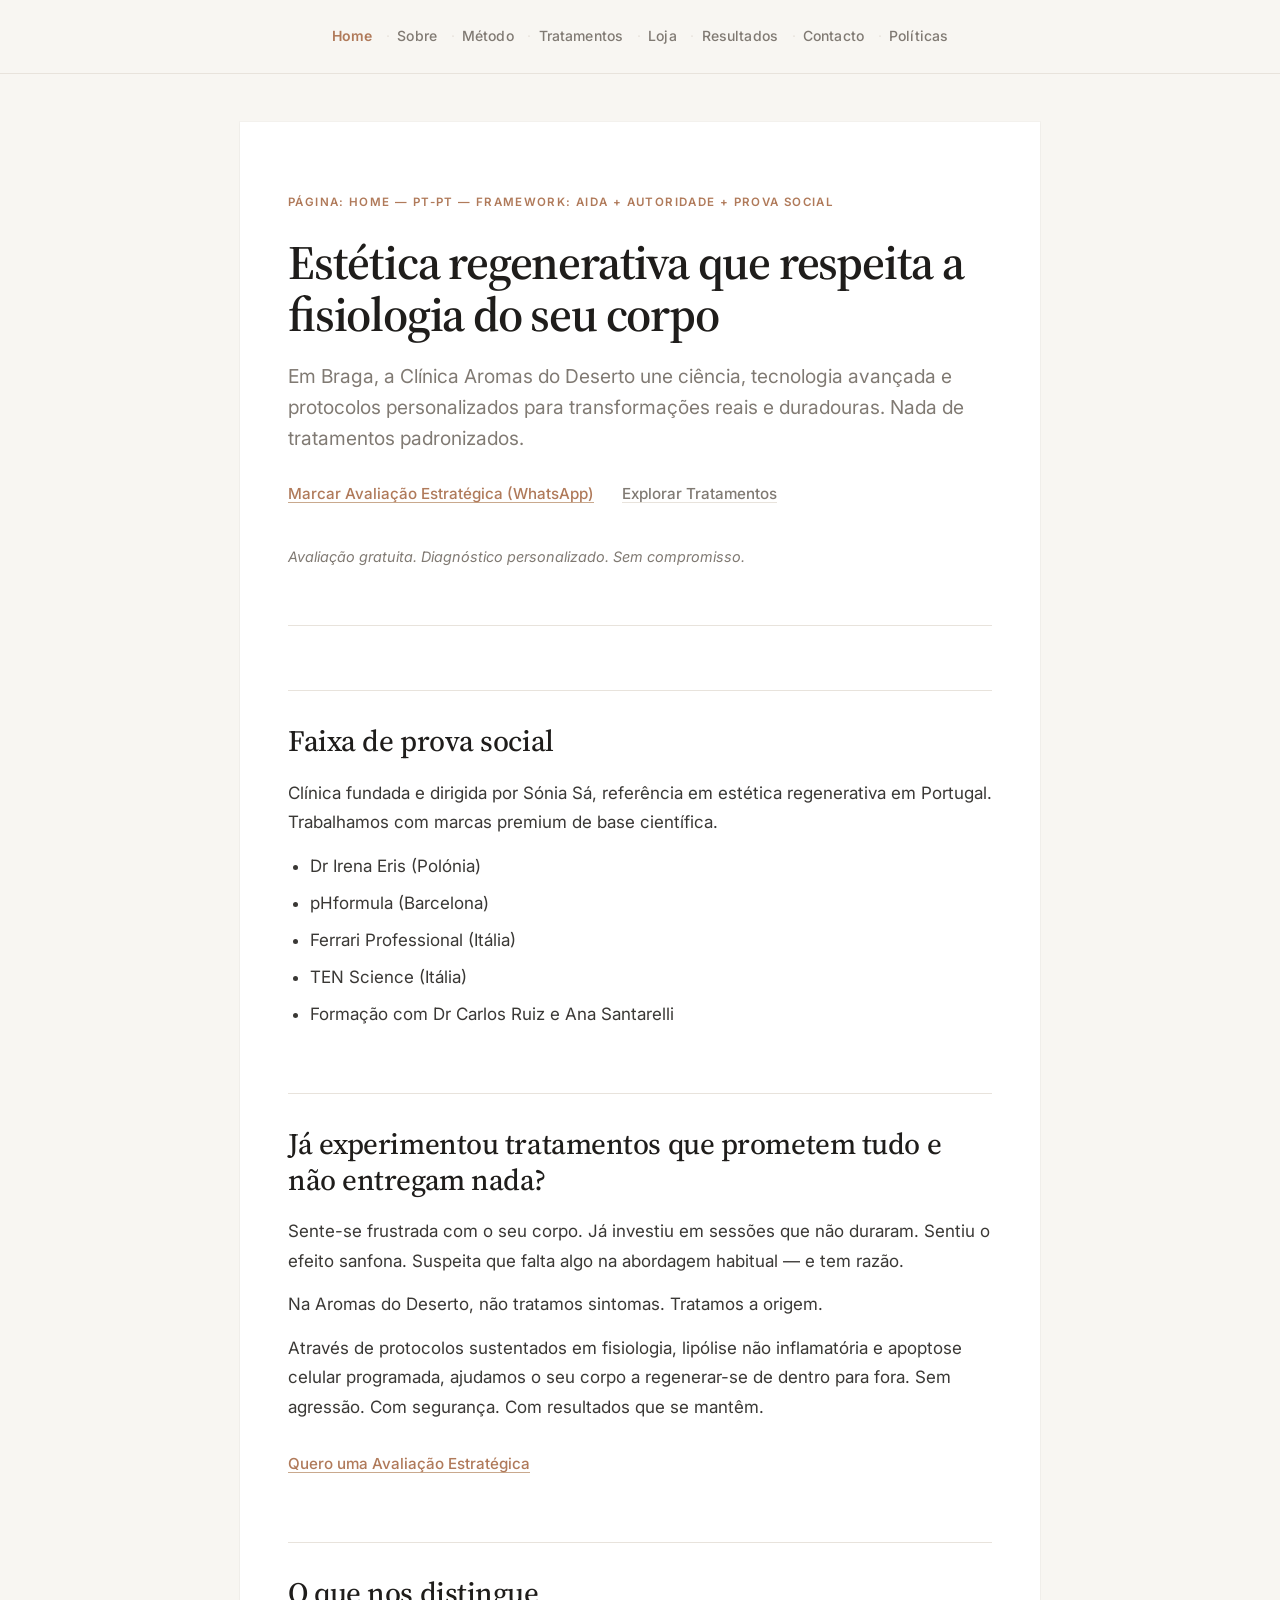
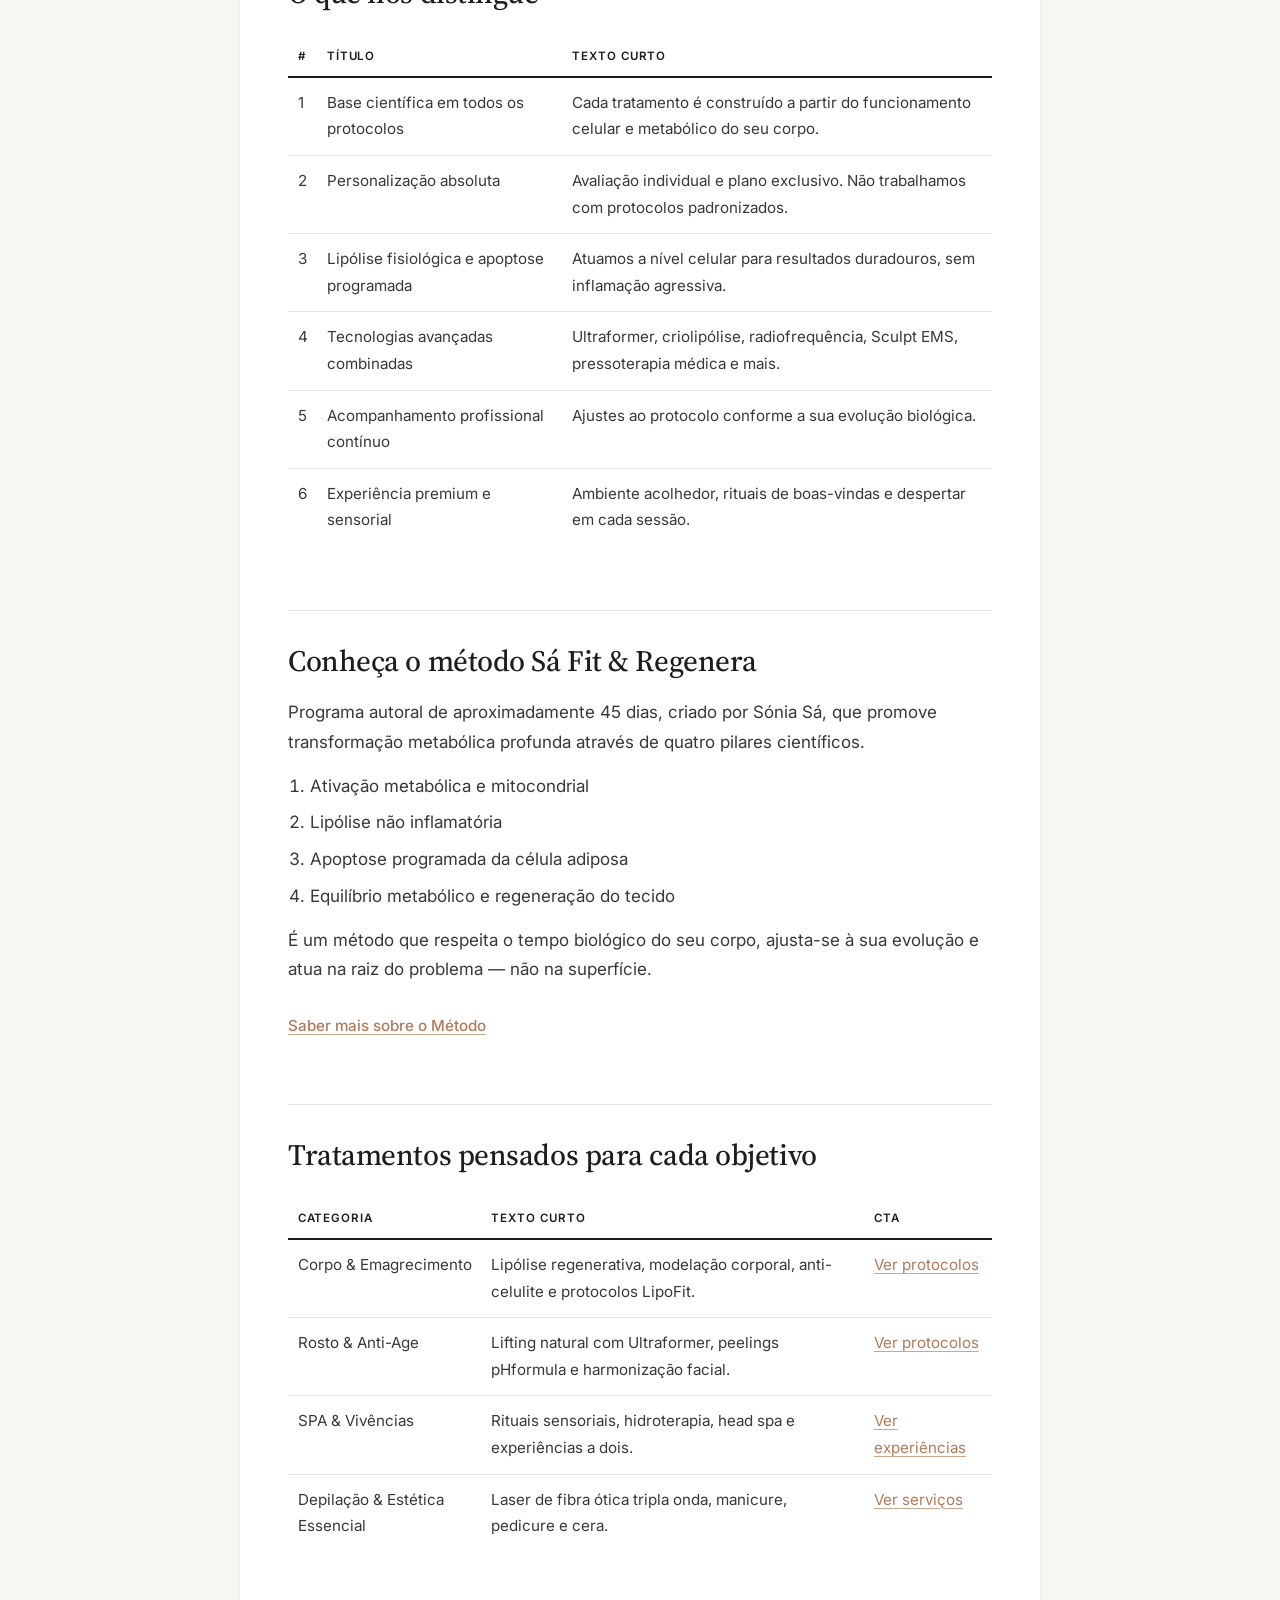
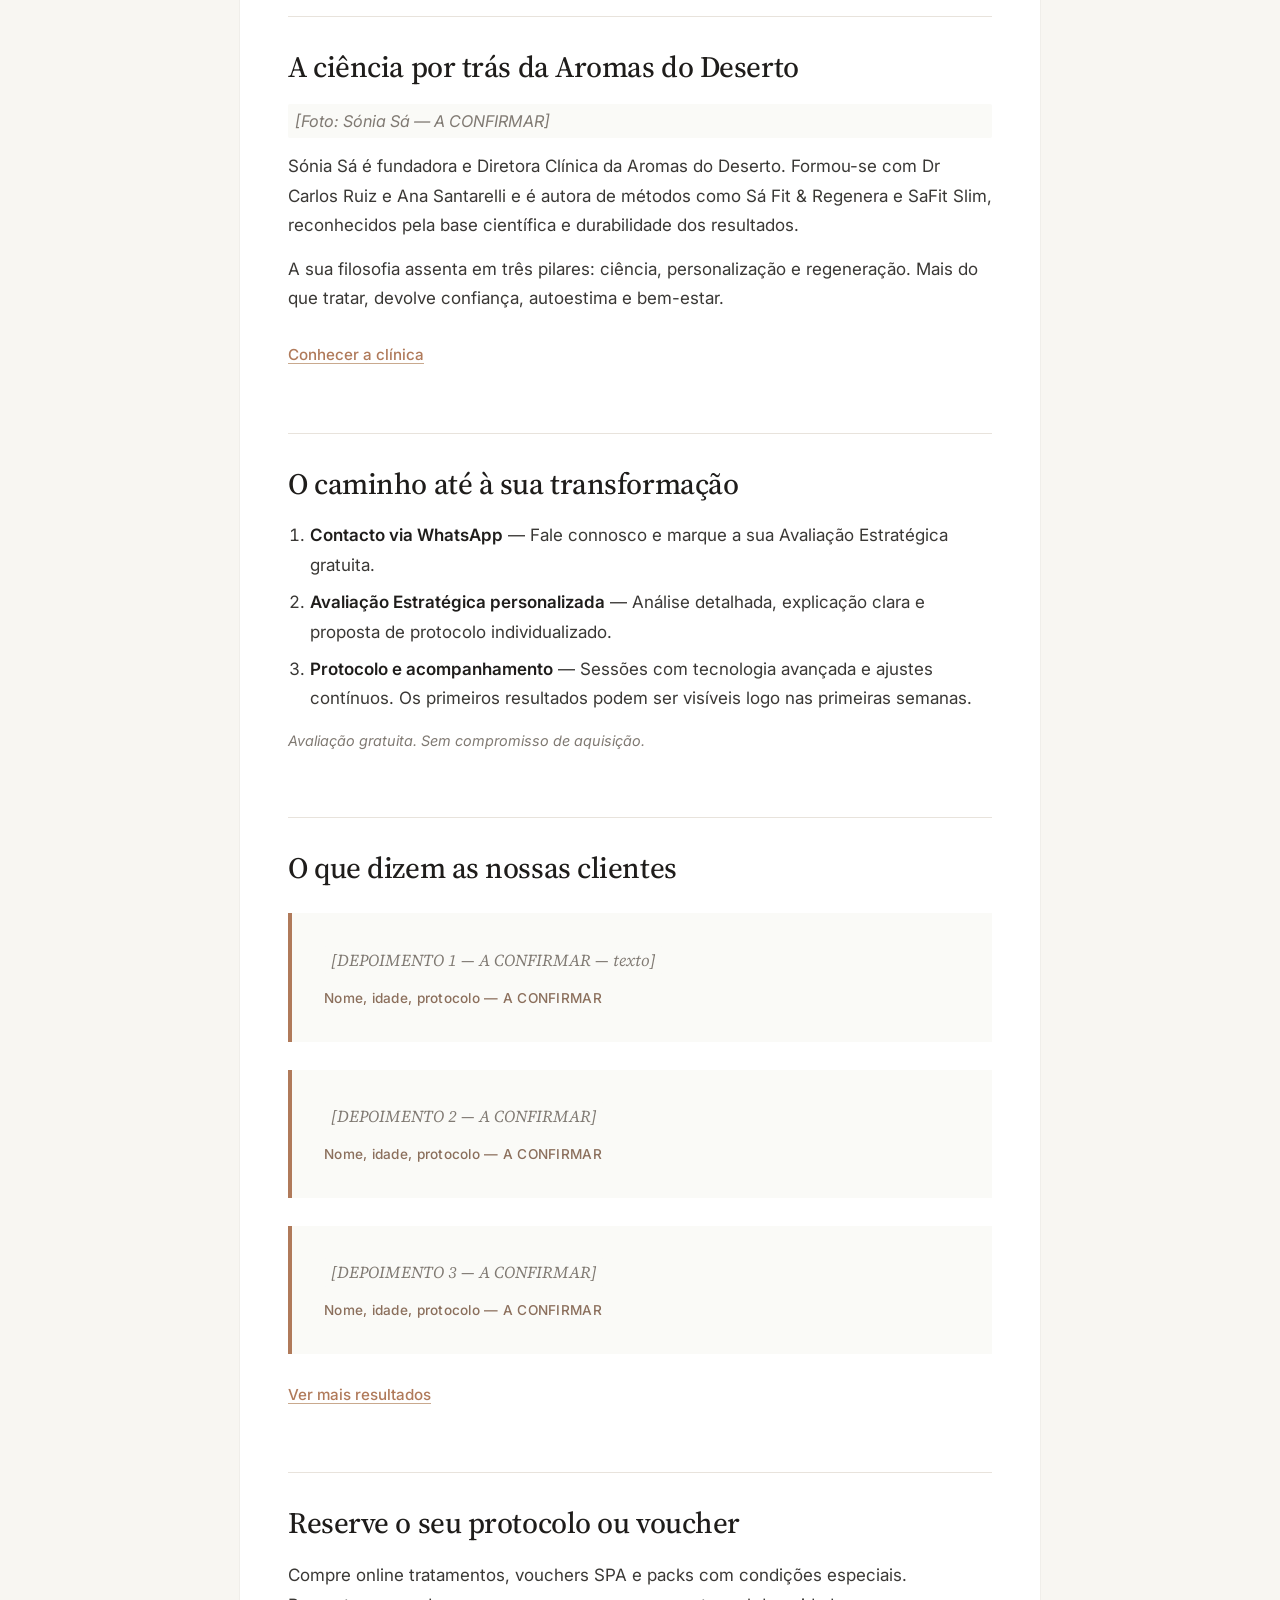
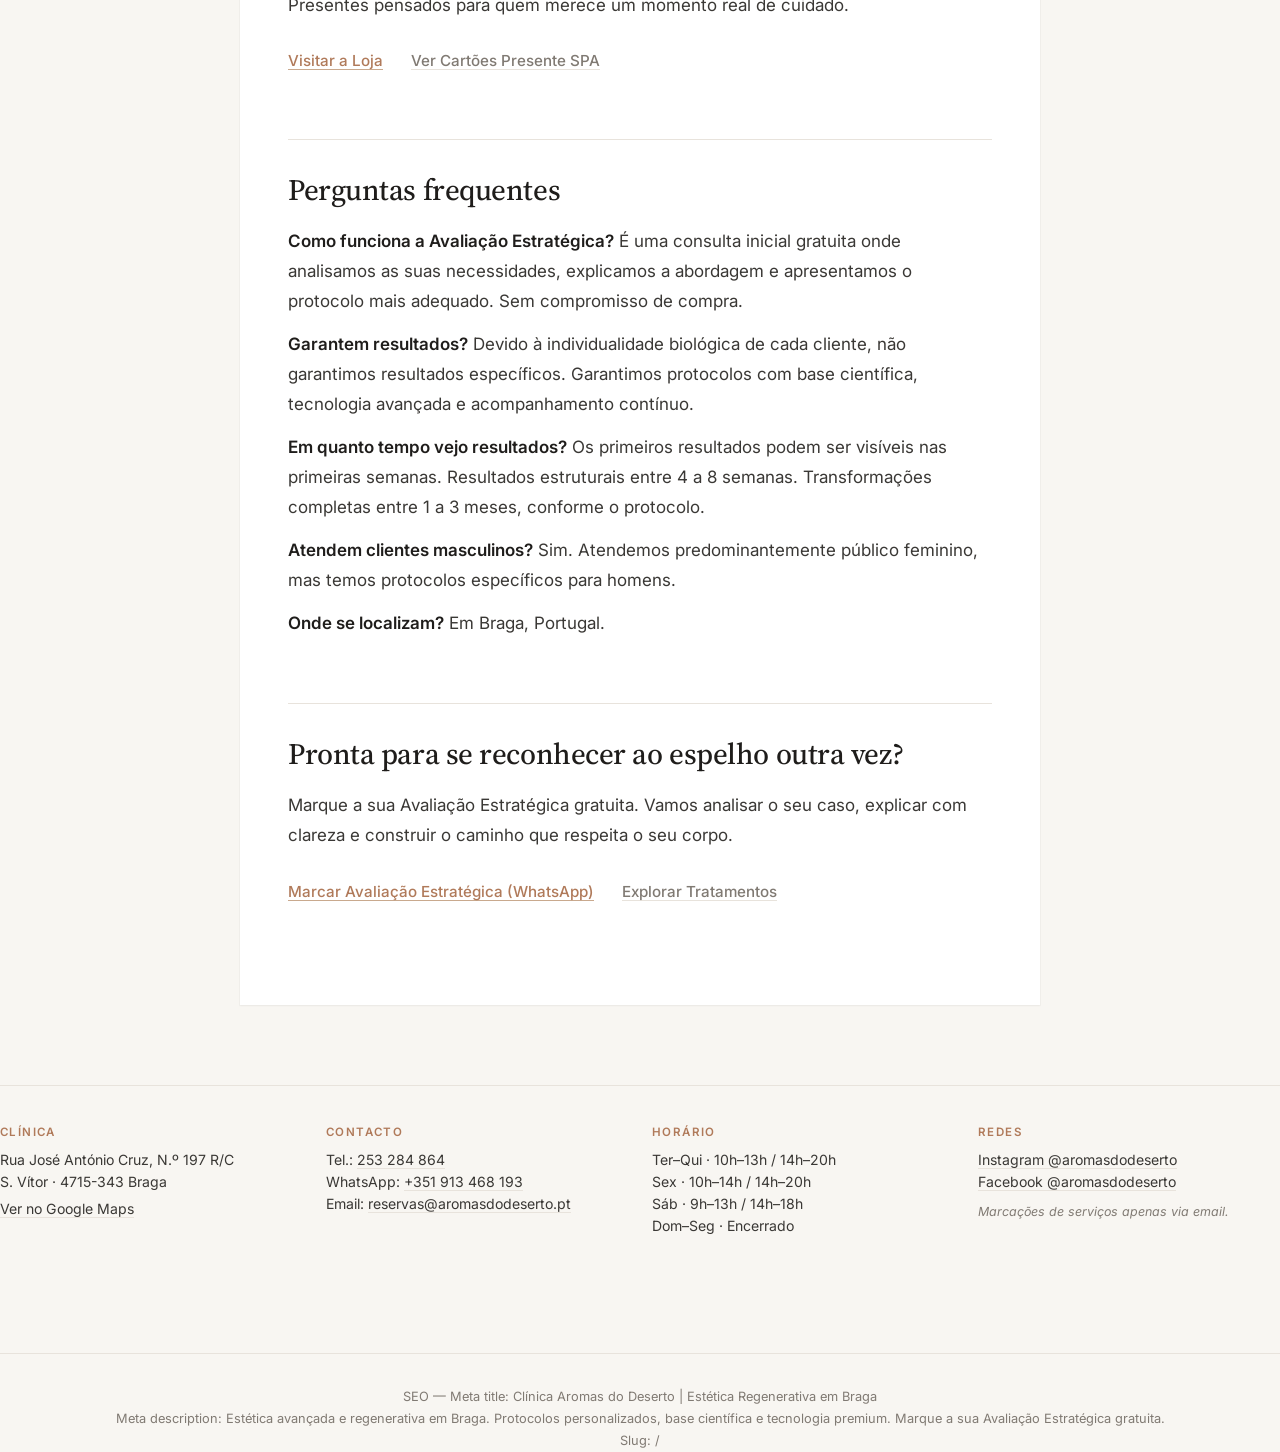
<file: index.html>
<!doctype html>
<html lang="pt-PT">
<head>
<meta charset="utf-8">
<meta name="viewport" content="width=device-width, initial-scale=1">
<title>Home | Clínica Aromas do Deserto</title>
<link rel="stylesheet" href="assets/style.css">
</head>
<body id="topo">

<nav>
  <a href="index.html" class="active">Home</a>
  <a href="sobre.html">Sobre</a>
  <a href="metodo.html">Método</a>
  <a href="tratamentos.html">Tratamentos</a>
  <a href="loja.html">Loja</a>
  <a href="resultados.html">Resultados</a>
  <a href="contacto.html">Contacto</a>
  <a href="politicas.html">Políticas</a>
</nav>

<div class="page">

<div class="hero">
<span class="tag">Página: Home — PT-PT — Framework: AIDA + autoridade + prova social</span>

<h1>Estética regenerativa que respeita a fisiologia do seu corpo</h1>
<p class="lead">Em Braga, a Clínica Aromas do Deserto une ciência, tecnologia avançada e protocolos personalizados para transformações reais e duradouras. Nada de tratamentos padronizados.</p>

<div class="cta">
  <a href="contacto.html">Marcar Avaliação Estratégica (WhatsApp)</a>
  <a href="tratamentos.html">Explorar Tratamentos</a>
</div>
<p class="note">Avaliação gratuita. Diagnóstico personalizado. Sem compromisso.</p>
</div>
<h2>Faixa de prova social</h2>
<p>Clínica fundada e dirigida por Sónia Sá, referência em estética regenerativa em Portugal. Trabalhamos com marcas premium de base científica.</p>
<ul>
  <li>Dr Irena Eris (Polónia)</li>
  <li>pHformula (Barcelona)</li>
  <li>Ferrari Professional (Itália)</li>
  <li>TEN Science (Itália)</li>
  <li>Formação com Dr Carlos Ruiz e Ana Santarelli</li>
</ul>

<h2>Já experimentou tratamentos que prometem tudo e não entregam nada?</h2>
<p>Sente-se frustrada com o seu corpo. Já investiu em sessões que não duraram. Sentiu o efeito sanfona. Suspeita que falta algo na abordagem habitual — e tem razão.</p>
<p>Na Aromas do Deserto, não tratamos sintomas. Tratamos a origem.</p>
<p>Através de protocolos sustentados em fisiologia, lipólise não inflamatória e apoptose celular programada, ajudamos o seu corpo a regenerar-se de dentro para fora. Sem agressão. Com segurança. Com resultados que se mantêm.</p>
<div class="cta"><a href="contacto.html">Quero uma Avaliação Estratégica</a></div>

<h2>O que nos distingue</h2>
<table>
  <tr><th>#</th><th>Título</th><th>Texto curto</th></tr>
  <tr><td>1</td><td>Base científica em todos os protocolos</td><td>Cada tratamento é construído a partir do funcionamento celular e metabólico do seu corpo.</td></tr>
  <tr><td>2</td><td>Personalização absoluta</td><td>Avaliação individual e plano exclusivo. Não trabalhamos com protocolos padronizados.</td></tr>
  <tr><td>3</td><td>Lipólise fisiológica e apoptose programada</td><td>Atuamos a nível celular para resultados duradouros, sem inflamação agressiva.</td></tr>
  <tr><td>4</td><td>Tecnologias avançadas combinadas</td><td>Ultraformer, criolipólise, radiofrequência, Sculpt EMS, pressoterapia médica e mais.</td></tr>
  <tr><td>5</td><td>Acompanhamento profissional contínuo</td><td>Ajustes ao protocolo conforme a sua evolução biológica.</td></tr>
  <tr><td>6</td><td>Experiência premium e sensorial</td><td>Ambiente acolhedor, rituais de boas-vindas e despertar em cada sessão.</td></tr>
</table>

<h2>Conheça o método Sá Fit &amp; Regenera</h2>
<p>Programa autoral de aproximadamente 45 dias, criado por Sónia Sá, que promove transformação metabólica profunda através de quatro pilares científicos.</p>
<ol>
  <li>Ativação metabólica e mitocondrial</li>
  <li>Lipólise não inflamatória</li>
  <li>Apoptose programada da célula adiposa</li>
  <li>Equilíbrio metabólico e regeneração do tecido</li>
</ol>
<p>É um método que respeita o tempo biológico do seu corpo, ajusta-se à sua evolução e atua na raiz do problema — não na superfície.</p>
<div class="cta"><a href="metodo.html">Saber mais sobre o Método</a></div>

<h2>Tratamentos pensados para cada objetivo</h2>
<table>
  <tr><th>Categoria</th><th>Texto curto</th><th>CTA</th></tr>
  <tr><td>Corpo &amp; Emagrecimento</td><td>Lipólise regenerativa, modelação corporal, anti-celulite e protocolos LipoFit.</td><td><a href="loja.html">Ver protocolos</a></td></tr>
  <tr><td>Rosto &amp; Anti-Age</td><td>Lifting natural com Ultraformer, peelings pHformula e harmonização facial.</td><td><a href="loja.html">Ver protocolos</a></td></tr>
  <tr><td>SPA &amp; Vivências</td><td>Rituais sensoriais, hidroterapia, head spa e experiências a dois.</td><td><a href="loja.html">Ver experiências</a></td></tr>
  <tr><td>Depilação &amp; Estética Essencial</td><td>Laser de fibra ótica tripla onda, manicure, pedicure e cera.</td><td><a href="loja.html">Ver serviços</a></td></tr>
</table>

<h2>A ciência por trás da Aromas do Deserto</h2>
<p class="placeholder">[Foto: Sónia Sá — A CONFIRMAR]</p>
<p>Sónia Sá é fundadora e Diretora Clínica da Aromas do Deserto. Formou-se com Dr Carlos Ruiz e Ana Santarelli e é autora de métodos como Sá Fit &amp; Regenera e SaFit Slim, reconhecidos pela base científica e durabilidade dos resultados.</p>
<p>A sua filosofia assenta em três pilares: ciência, personalização e regeneração. Mais do que tratar, devolve confiança, autoestima e bem-estar.</p>
<div class="cta"><a href="sobre.html">Conhecer a clínica</a></div>

<h2>O caminho até à sua transformação</h2>
<ol>
  <li><strong>Contacto via WhatsApp</strong> — Fale connosco e marque a sua Avaliação Estratégica gratuita.</li>
  <li><strong>Avaliação Estratégica personalizada</strong> — Análise detalhada, explicação clara e proposta de protocolo individualizado.</li>
  <li><strong>Protocolo e acompanhamento</strong> — Sessões com tecnologia avançada e ajustes contínuos. Os primeiros resultados podem ser visíveis logo nas primeiras semanas.</li>
</ol>
<p class="note">Avaliação gratuita. Sem compromisso de aquisição.</p>

<h2>O que dizem as nossas clientes</h2>
<blockquote>
  <span class="placeholder">[DEPOIMENTO 1 — A CONFIRMAR — texto]</span>
  <cite>Nome, idade, protocolo — A CONFIRMAR</cite>
</blockquote>
<blockquote>
  <span class="placeholder">[DEPOIMENTO 2 — A CONFIRMAR]</span>
  <cite>Nome, idade, protocolo — A CONFIRMAR</cite>
</blockquote>
<blockquote>
  <span class="placeholder">[DEPOIMENTO 3 — A CONFIRMAR]</span>
  <cite>Nome, idade, protocolo — A CONFIRMAR</cite>
</blockquote>
<div class="cta"><a href="resultados.html">Ver mais resultados</a></div>

<h2>Reserve o seu protocolo ou voucher</h2>
<p>Compre online tratamentos, vouchers SPA e packs com condições especiais. Presentes pensados para quem merece um momento real de cuidado.</p>
<div class="cta">
  <a href="loja.html">Visitar a Loja</a>
  <a href="loja.html#cat-17">Ver Cartões Presente SPA</a>
</div>

<h2>Perguntas frequentes</h2>
<p><strong>Como funciona a Avaliação Estratégica?</strong> É uma consulta inicial gratuita onde analisamos as suas necessidades, explicamos a abordagem e apresentamos o protocolo mais adequado. Sem compromisso de compra.</p>
<p><strong>Garantem resultados?</strong> Devido à individualidade biológica de cada cliente, não garantimos resultados específicos. Garantimos protocolos com base científica, tecnologia avançada e acompanhamento contínuo.</p>
<p><strong>Em quanto tempo vejo resultados?</strong> Os primeiros resultados podem ser visíveis nas primeiras semanas. Resultados estruturais entre 4 a 8 semanas. Transformações completas entre 1 a 3 meses, conforme o protocolo.</p>
<p><strong>Atendem clientes masculinos?</strong> Sim. Atendemos predominantemente público feminino, mas temos protocolos específicos para homens.</p>
<p><strong>Onde se localizam?</strong> Em Braga, Portugal.</p>

<h2 id="cta-final">Pronta para se reconhecer ao espelho outra vez?</h2>
<p>Marque a sua Avaliação Estratégica gratuita. Vamos analisar o seu caso, explicar com clareza e construir o caminho que respeita o seu corpo.</p>
<div class="cta">
  <a href="contacto.html">Marcar Avaliação Estratégica (WhatsApp)</a>
  <a href="tratamentos.html">Explorar Tratamentos</a>
</div>

</div>

<section class="site-contact">
  <div class="site-contact-grid">
    <div class="site-contact-col">
      <h4>Clínica</h4>
      <p>Rua José António Cruz, N.º 197 R/C<br>S. Vítor · 4715-343 Braga</p>
      <p><a href="https://www.google.com/maps?q=41.545170,-8.405386" target="_blank" rel="noopener">Ver no Google Maps</a></p>
    </div>
    <div class="site-contact-col">
      <h4>Contacto</h4>
      <p>Tel.: <a href="tel:+351253284864">253 284 864</a><br>
      WhatsApp: <a href="https://wa.me/351913468193" target="_blank" rel="noopener">+351 913 468 193</a><br>
      Email: <a href="mailto:reservas@aromasdodeserto.pt">reservas@aromasdodeserto.pt</a></p>
    </div>
    <div class="site-contact-col">
      <h4>Horário</h4>
      <p>Ter–Qui · 10h–13h / 14h–20h<br>
      Sex · 10h–14h / 14h–20h<br>
      Sáb · 9h–13h / 14h–18h<br>
      Dom–Seg · Encerrado</p>
    </div>
    <div class="site-contact-col">
      <h4>Redes</h4>
      <p><a href="https://instagram.com/aromasdodeserto" target="_blank" rel="noopener">Instagram @aromasdodeserto</a><br>
      <a href="https://facebook.com/aromasdodeserto" target="_blank" rel="noopener">Facebook @aromasdodeserto</a></p>
      <p class="site-contact-note">Marcações de serviços apenas via email.</p>
    </div>
  </div>
</section>

<footer>
SEO — Meta title: Clínica Aromas do Deserto | Estética Regenerativa em Braga<br>
Meta description: Estética avançada e regenerativa em Braga. Protocolos personalizados, base científica e tecnologia premium. Marque a sua Avaliação Estratégica gratuita.<br>
Slug: /
</footer>

</body>
</html>
</file>
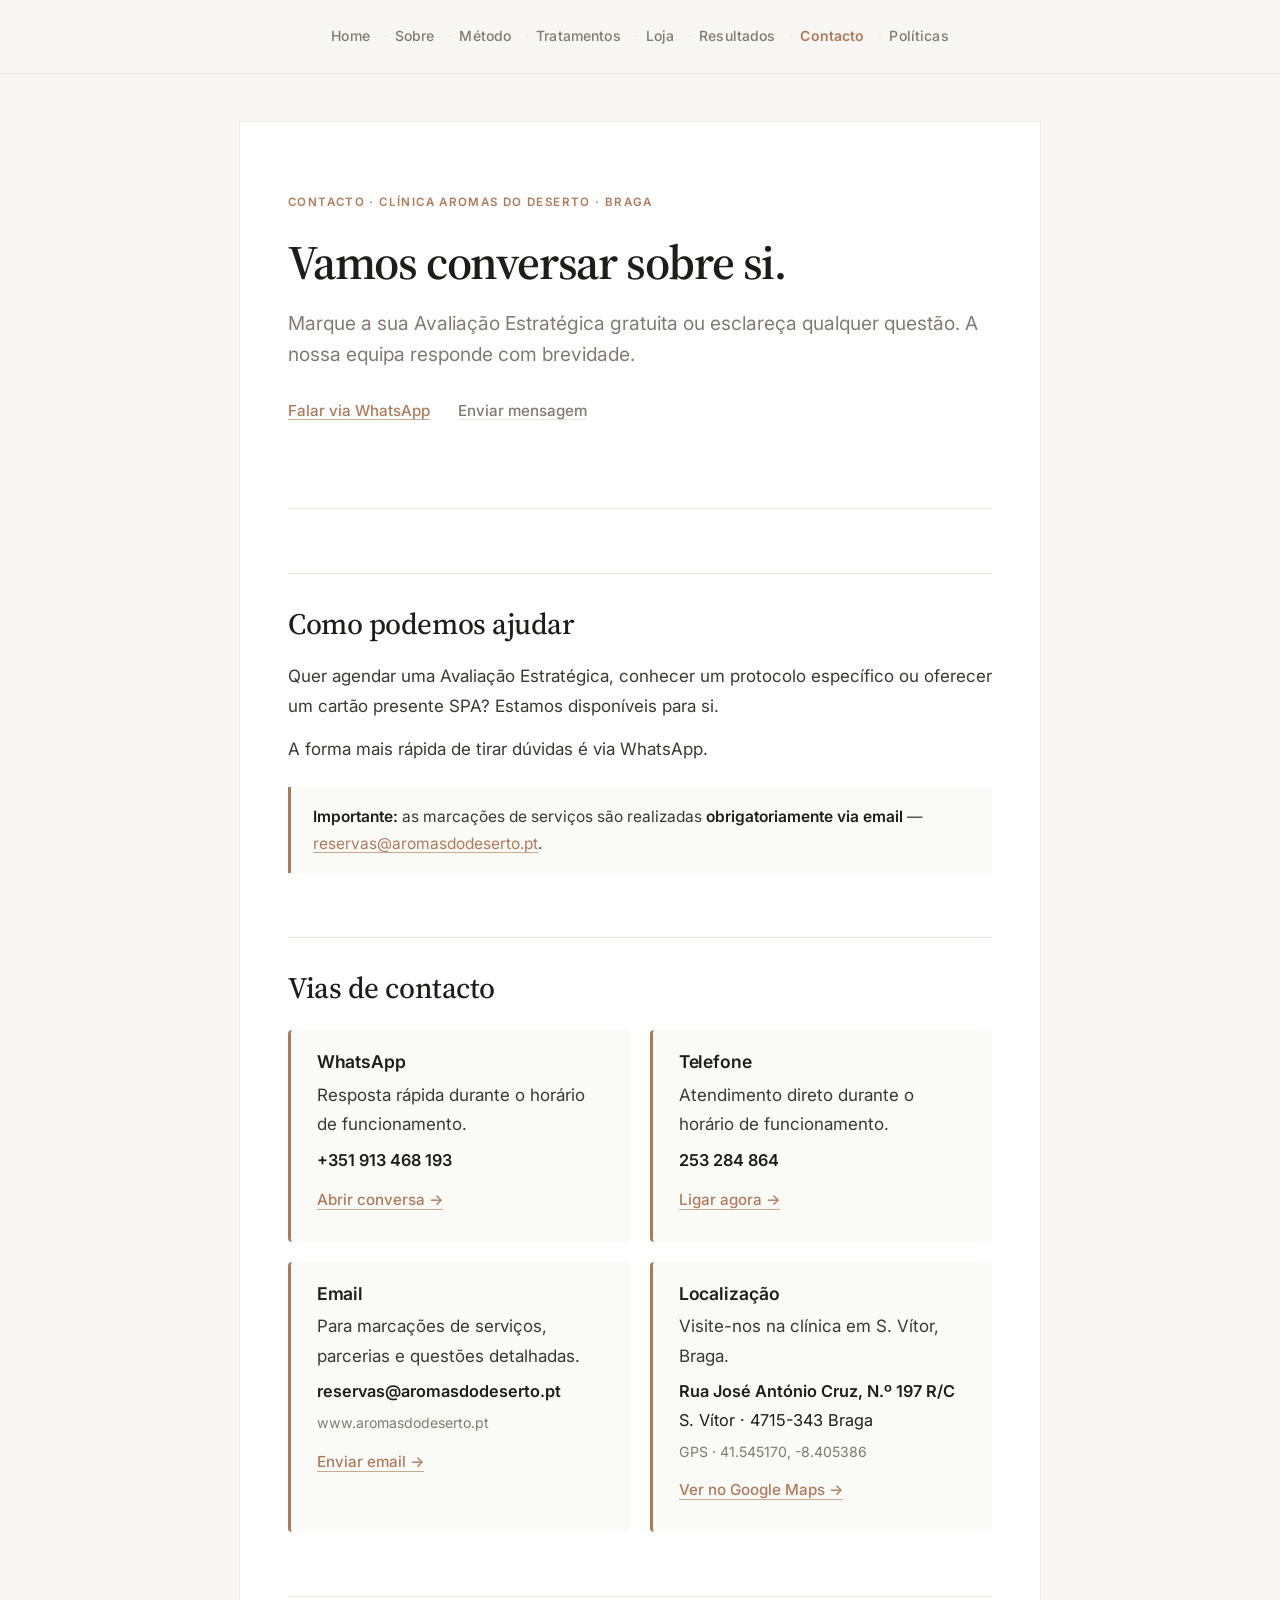
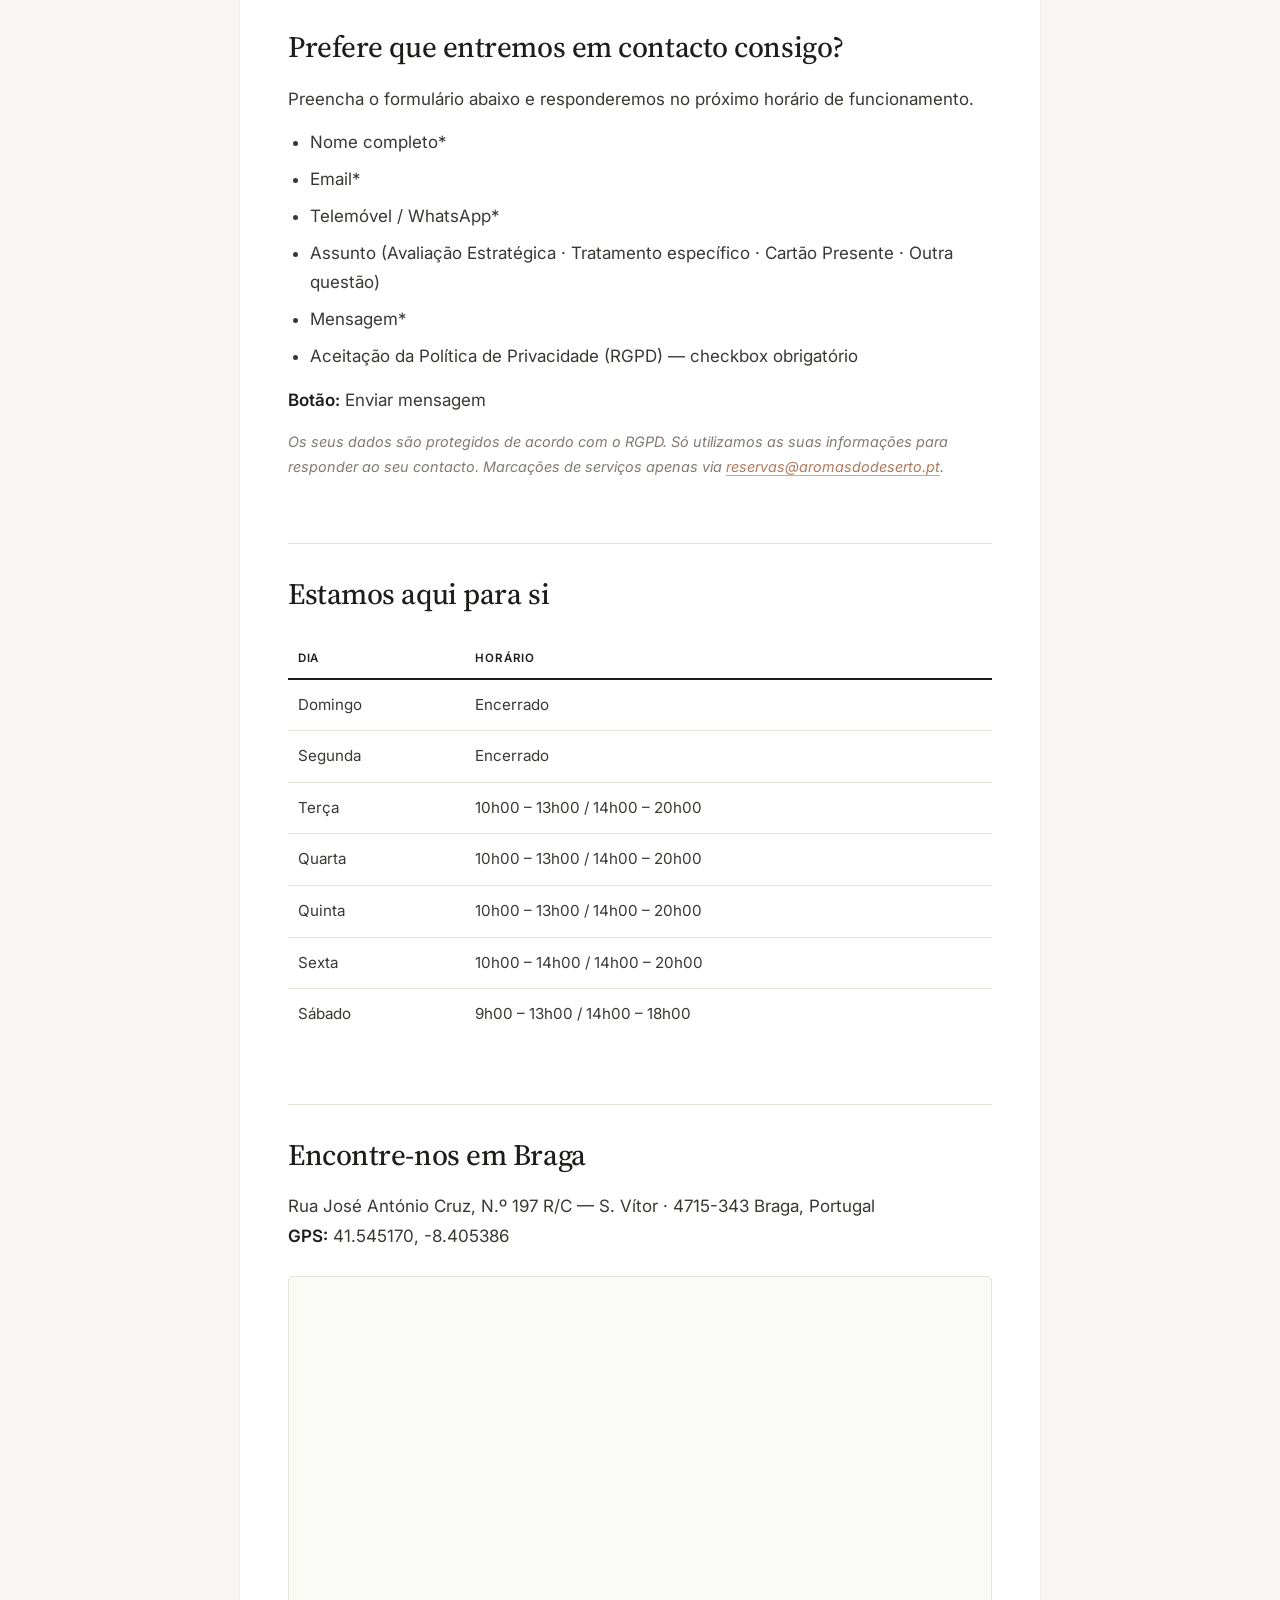
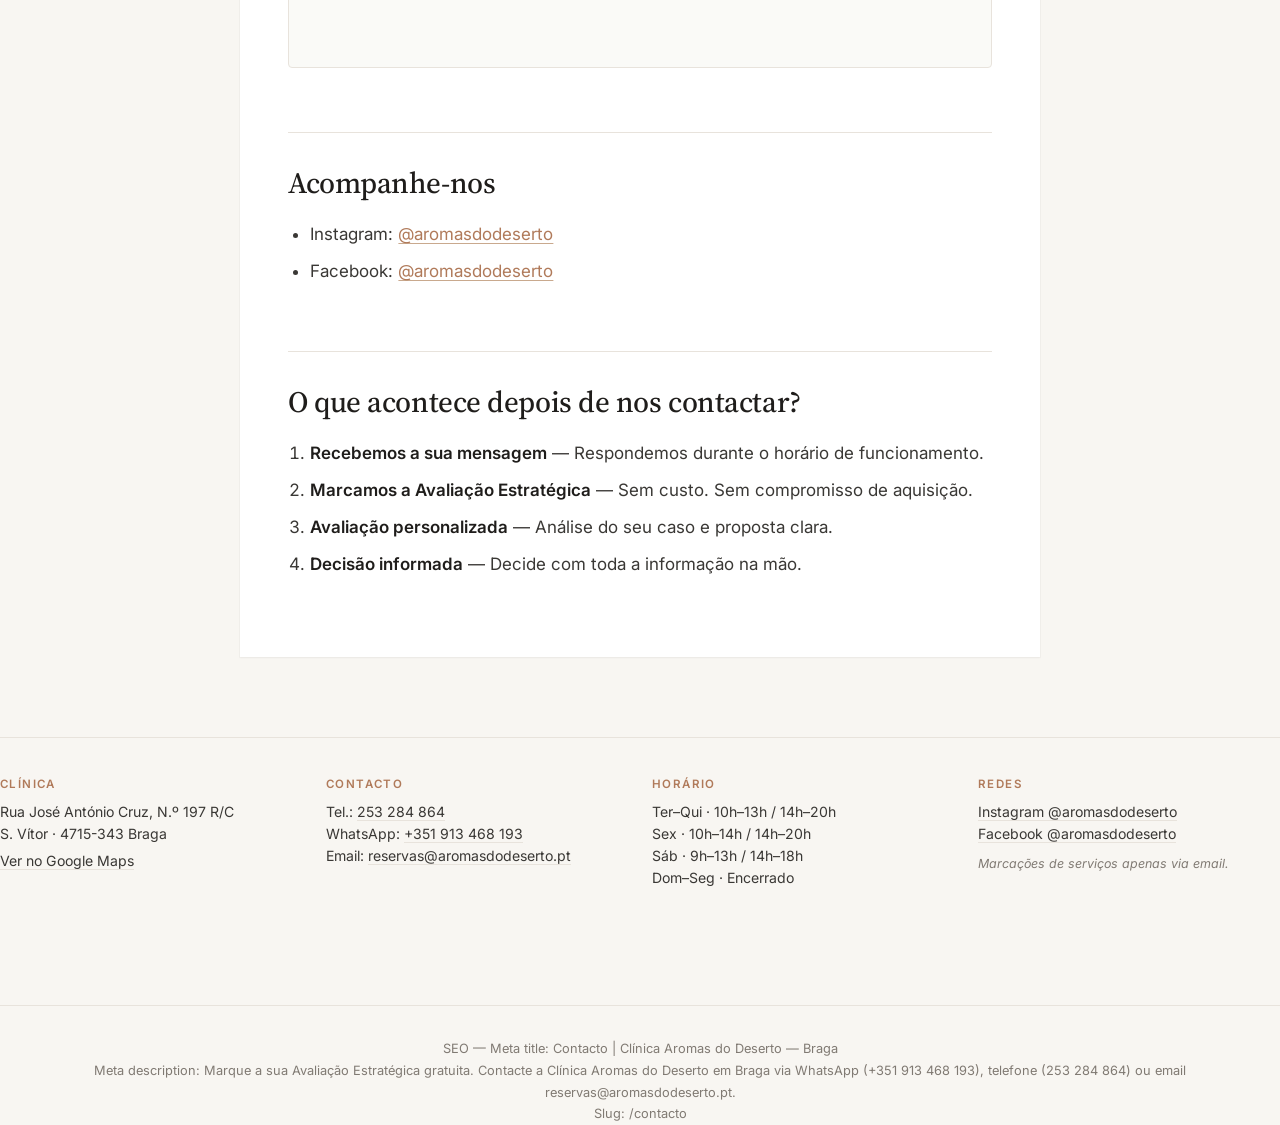
<file: contacto.html>
<!doctype html>
<html lang="pt-PT">
<head>
<meta charset="utf-8">
<meta name="viewport" content="width=device-width, initial-scale=1">
<title>Contacto | Clínica Aromas do Deserto — Braga</title>
<meta name="description" content="Marque a sua Avaliação Estratégica gratuita. Contacte a Clínica Aromas do Deserto em Braga via WhatsApp (+351 913 468 193), telefone (253 284 864) ou email reservas@aromasdodeserto.pt.">
<link rel="stylesheet" href="assets/style.css">
</head>
<body id="topo">

<nav>
  <a href="index.html">Home</a>
  <a href="sobre.html">Sobre</a>
  <a href="metodo.html">Método</a>
  <a href="tratamentos.html">Tratamentos</a>
  <a href="loja.html">Loja</a>
  <a href="resultados.html">Resultados</a>
  <a href="contacto.html" class="active">Contacto</a>
  <a href="politicas.html">Políticas</a>
</nav>

<div class="page">

<div class="hero">
<span class="tag">Contacto · Clínica Aromas do Deserto · Braga</span>
<h1>Vamos conversar sobre si.</h1>
<p class="lead">Marque a sua Avaliação Estratégica gratuita ou esclareça qualquer questão. A nossa equipa responde com brevidade.</p>
<div class="cta">
  <a href="https://wa.me/351913468193" target="_blank" rel="noopener">Falar via WhatsApp</a>
  <a href="#formulario">Enviar mensagem</a>
</div>
</div>

<h2>Como podemos ajudar</h2>
<p>Quer agendar uma Avaliação Estratégica, conhecer um protocolo específico ou oferecer um cartão presente SPA? Estamos disponíveis para si.</p>
<p>A forma mais rápida de tirar dúvidas é via WhatsApp.</p>
<div class="callout callout-warn">
  <strong>Importante:</strong> as marcações de serviços são realizadas <strong>obrigatoriamente via email</strong> — <a href="mailto:reservas@aromasdodeserto.pt">reservas@aromasdodeserto.pt</a>.
</div>

<h2>Vias de contacto</h2>
<div class="contact-cards">

  <article class="contact-card">
    <h3>WhatsApp</h3>
    <p>Resposta rápida durante o horário de funcionamento.</p>
    <p class="contact-line"><strong>+351 913 468 193</strong></p>
    <p class="cta-line"><a href="https://wa.me/351913468193" target="_blank" rel="noopener">Abrir conversa →</a></p>
  </article>

  <article class="contact-card">
    <h3>Telefone</h3>
    <p>Atendimento direto durante o horário de funcionamento.</p>
    <p class="contact-line"><strong>253 284 864</strong></p>
    <p class="cta-line"><a href="tel:+351253284864">Ligar agora →</a></p>
  </article>

  <article class="contact-card">
    <h3>Email</h3>
    <p>Para marcações de serviços, parcerias e questões detalhadas.</p>
    <p class="contact-line"><strong>reservas@aromasdodeserto.pt</strong></p>
    <p class="contact-sub">www.aromasdodeserto.pt</p>
    <p class="cta-line"><a href="mailto:reservas@aromasdodeserto.pt">Enviar email →</a></p>
  </article>

  <article class="contact-card">
    <h3>Localização</h3>
    <p>Visite-nos na clínica em S. Vítor, Braga.</p>
    <p class="contact-line"><strong>Rua José António Cruz, N.º 197 R/C</strong><br>S. Vítor · 4715-343 Braga</p>
    <p class="contact-sub">GPS · 41.545170, -8.405386</p>
    <p class="cta-line"><a href="https://www.google.com/maps?q=41.545170,-8.405386" target="_blank" rel="noopener">Ver no Google Maps →</a></p>
  </article>

</div>

<h2 id="formulario">Prefere que entremos em contacto consigo?</h2>
<p>Preencha o formulário abaixo e responderemos no próximo horário de funcionamento.</p>
<ul>
  <li>Nome completo*</li>
  <li>Email*</li>
  <li>Telemóvel / WhatsApp*</li>
  <li>Assunto (Avaliação Estratégica · Tratamento específico · Cartão Presente · Outra questão)</li>
  <li>Mensagem*</li>
  <li>Aceitação da Política de Privacidade (RGPD) — checkbox obrigatório</li>
</ul>
<p><strong>Botão:</strong> Enviar mensagem</p>
<p class="note">Os seus dados são protegidos de acordo com o RGPD. Só utilizamos as suas informações para responder ao seu contacto. Marcações de serviços apenas via <a href="mailto:reservas@aromasdodeserto.pt">reservas@aromasdodeserto.pt</a>.</p>

<h2>Estamos aqui para si</h2>
<table>
  <tr><th>Dia</th><th>Horário</th></tr>
  <tr><td>Domingo</td><td>Encerrado</td></tr>
  <tr><td>Segunda</td><td>Encerrado</td></tr>
  <tr><td>Terça</td><td>10h00 – 13h00 / 14h00 – 20h00</td></tr>
  <tr><td>Quarta</td><td>10h00 – 13h00 / 14h00 – 20h00</td></tr>
  <tr><td>Quinta</td><td>10h00 – 13h00 / 14h00 – 20h00</td></tr>
  <tr><td>Sexta</td><td>10h00 – 14h00 / 14h00 – 20h00</td></tr>
  <tr><td>Sábado</td><td>9h00 – 13h00 / 14h00 – 18h00</td></tr>
</table>

<h2 id="mapa">Encontre-nos em Braga</h2>
<p>Rua José António Cruz, N.º 197 R/C — S. Vítor · 4715-343 Braga, Portugal<br>
<strong>GPS:</strong> 41.545170, -8.405386</p>

<div class="map-embed">
  <iframe
    src="https://www.google.com/maps?q=41.545170,-8.405386&hl=pt-PT&z=17&output=embed"
    width="100%" height="380" style="border:0; border-radius:4px;"
    allowfullscreen="" loading="lazy" referrerpolicy="no-referrer-when-downgrade"
    title="Mapa — Clínica Aromas do Deserto, Braga"></iframe>
</div>

<h2>Acompanhe-nos</h2>
<ul>
  <li>Instagram: <a href="https://instagram.com/aromasdodeserto" target="_blank" rel="noopener">@aromasdodeserto</a></li>
  <li>Facebook: <a href="https://facebook.com/aromasdodeserto" target="_blank" rel="noopener">@aromasdodeserto</a></li>
</ul>

<h2>O que acontece depois de nos contactar?</h2>
<ol>
  <li><strong>Recebemos a sua mensagem</strong> — Respondemos durante o horário de funcionamento.</li>
  <li><strong>Marcamos a Avaliação Estratégica</strong> — Sem custo. Sem compromisso de aquisição.</li>
  <li><strong>Avaliação personalizada</strong> — Análise do seu caso e proposta clara.</li>
  <li><strong>Decisão informada</strong> — Decide com toda a informação na mão.</li>
</ol>

</div>

<section class="site-contact">
  <div class="site-contact-grid">
    <div class="site-contact-col">
      <h4>Clínica</h4>
      <p>Rua José António Cruz, N.º 197 R/C<br>S. Vítor · 4715-343 Braga</p>
      <p><a href="https://www.google.com/maps?q=41.545170,-8.405386" target="_blank" rel="noopener">Ver no Google Maps</a></p>
    </div>
    <div class="site-contact-col">
      <h4>Contacto</h4>
      <p>Tel.: <a href="tel:+351253284864">253 284 864</a><br>
      WhatsApp: <a href="https://wa.me/351913468193" target="_blank" rel="noopener">+351 913 468 193</a><br>
      Email: <a href="mailto:reservas@aromasdodeserto.pt">reservas@aromasdodeserto.pt</a></p>
    </div>
    <div class="site-contact-col">
      <h4>Horário</h4>
      <p>Ter–Qui · 10h–13h / 14h–20h<br>
      Sex · 10h–14h / 14h–20h<br>
      Sáb · 9h–13h / 14h–18h<br>
      Dom–Seg · Encerrado</p>
    </div>
    <div class="site-contact-col">
      <h4>Redes</h4>
      <p><a href="https://instagram.com/aromasdodeserto" target="_blank" rel="noopener">Instagram @aromasdodeserto</a><br>
      <a href="https://facebook.com/aromasdodeserto" target="_blank" rel="noopener">Facebook @aromasdodeserto</a></p>
      <p class="site-contact-note">Marcações de serviços apenas via email.</p>
    </div>
  </div>
</section>


<footer>
SEO — Meta title: Contacto | Clínica Aromas do Deserto — Braga<br>
Meta description: Marque a sua Avaliação Estratégica gratuita. Contacte a Clínica Aromas do Deserto em Braga via WhatsApp (+351 913 468 193), telefone (253 284 864) ou email reservas@aromasdodeserto.pt.<br>
Slug: /contacto
</footer>

</body>
</html>
</file>
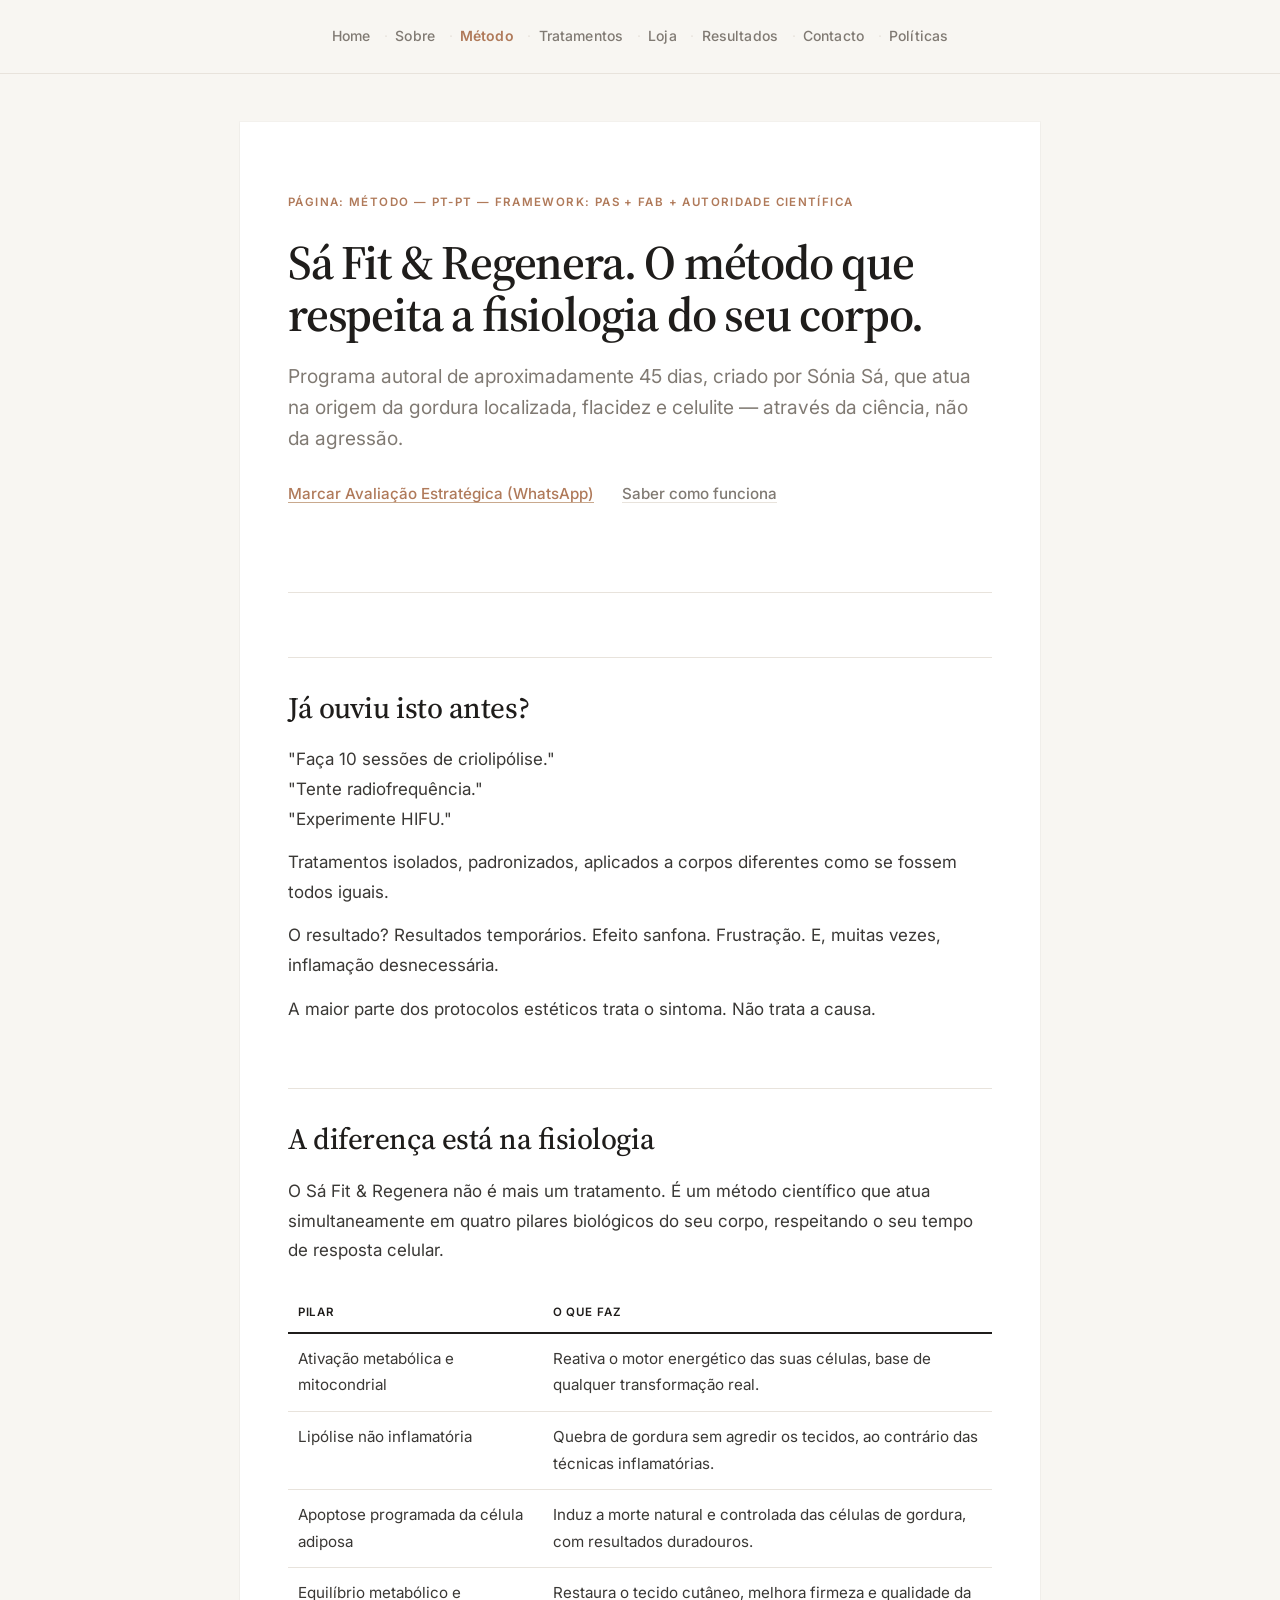
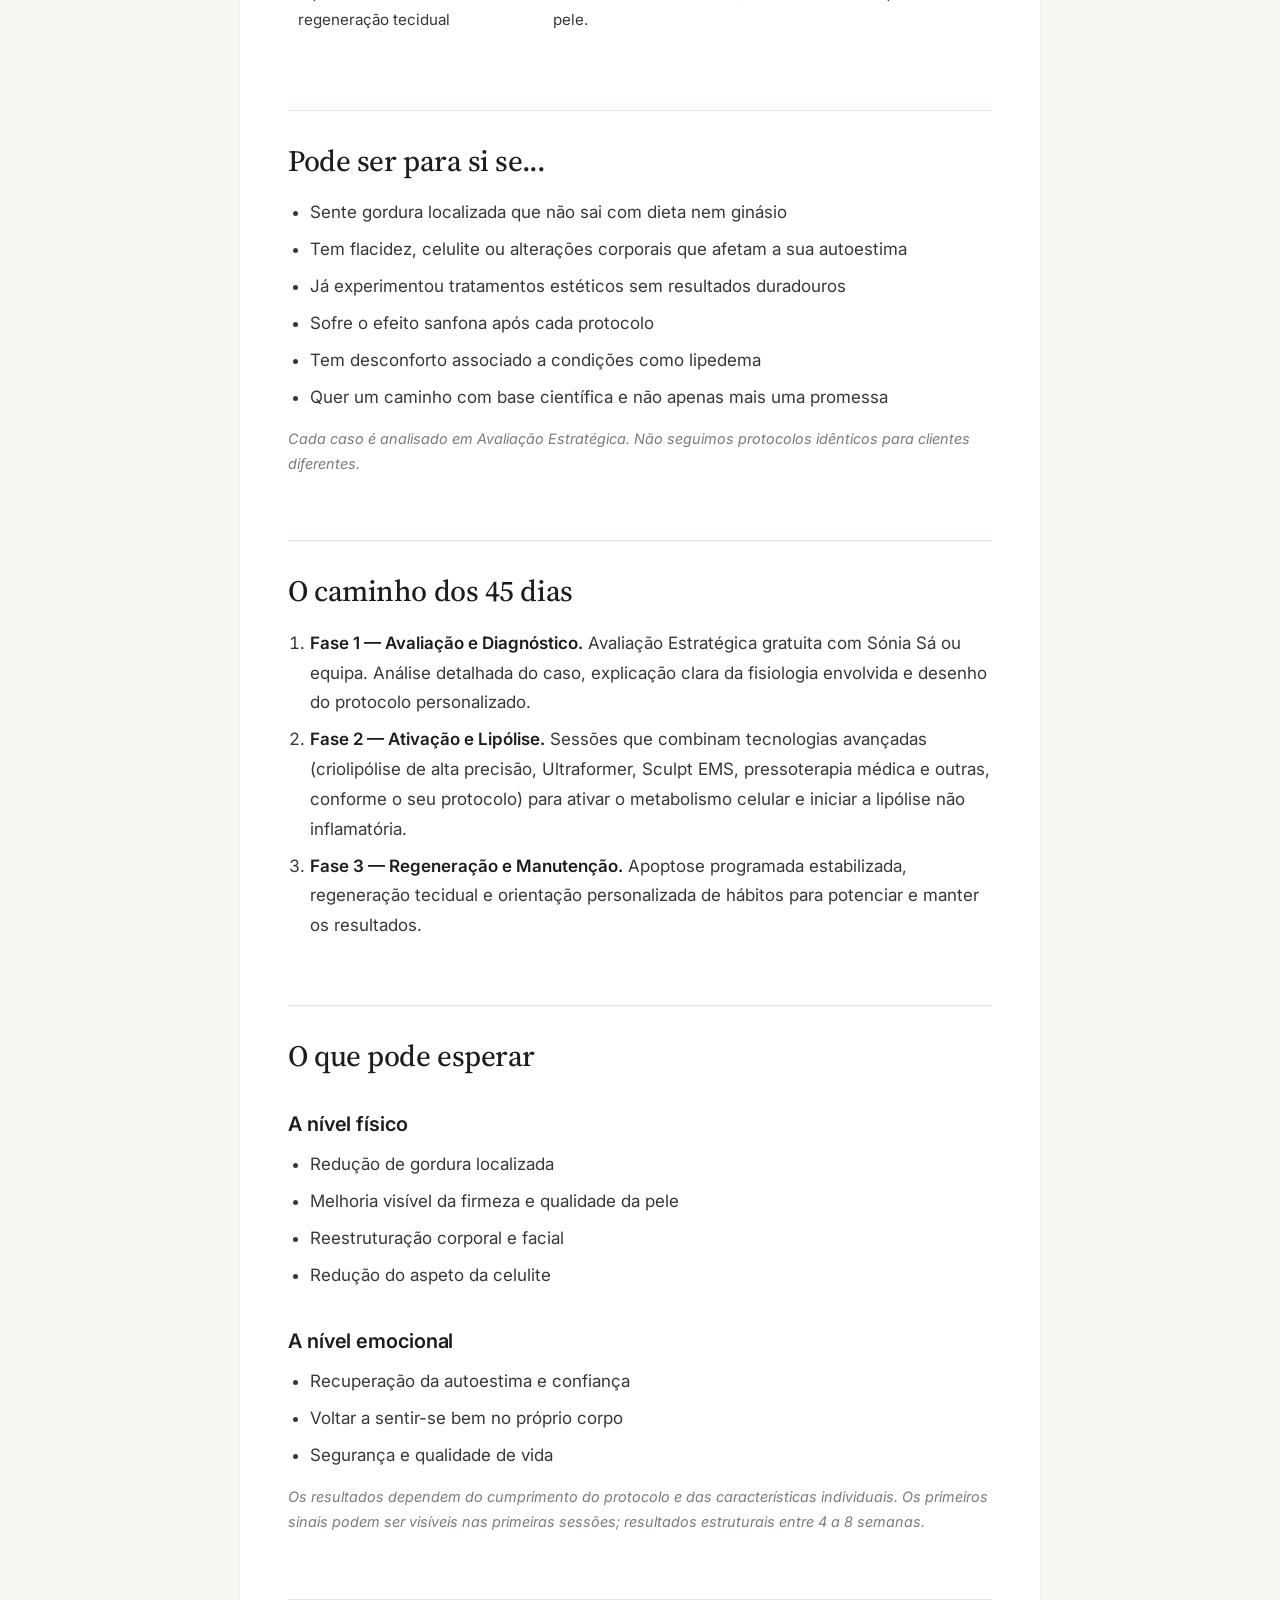
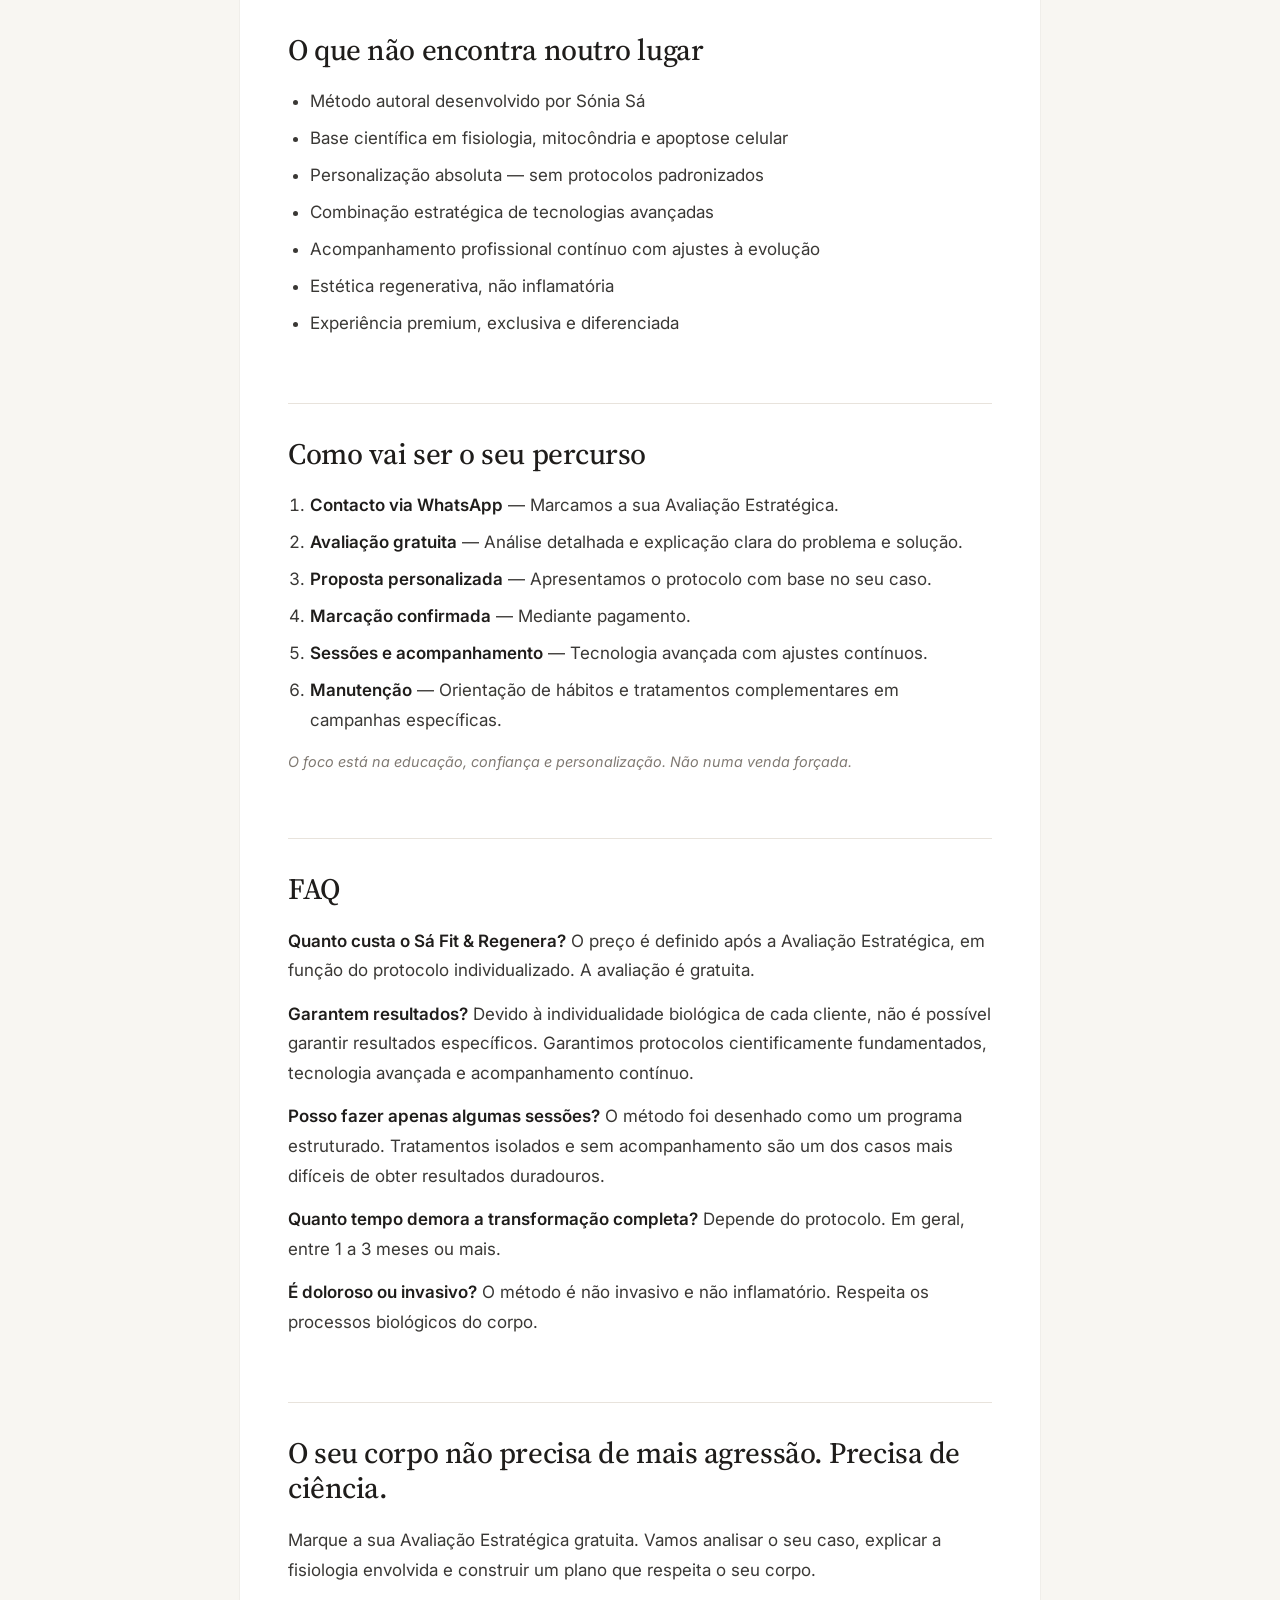
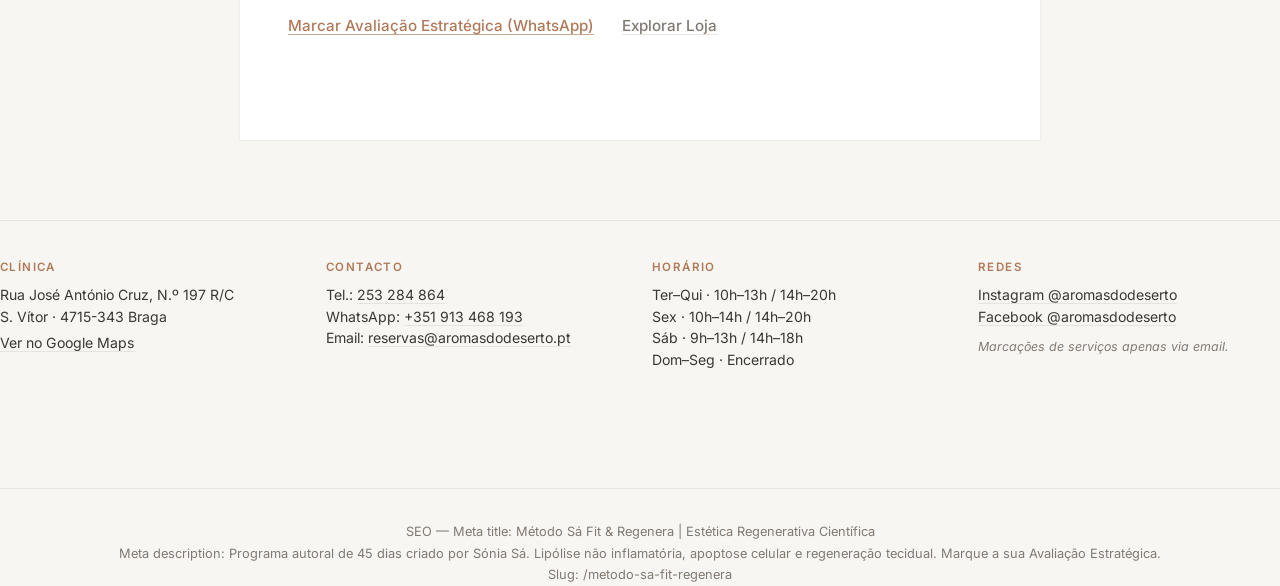
<file: metodo.html>
<!doctype html>
<html lang="pt-PT">
<head>
<meta charset="utf-8">
<meta name="viewport" content="width=device-width, initial-scale=1">
<title>Método Sá Fit &amp; Regenera | Estética Regenerativa Científica</title>
<link rel="stylesheet" href="assets/style.css">
</head>
<body id="topo">

<nav>
  <a href="index.html">Home</a>
  <a href="sobre.html">Sobre</a>
  <a href="metodo.html" class="active">Método</a>
  <a href="tratamentos.html">Tratamentos</a>
  <a href="loja.html">Loja</a>
  <a href="resultados.html">Resultados</a>
  <a href="contacto.html">Contacto</a>
  <a href="politicas.html">Políticas</a>
</nav>

<div class="page">

<div class="hero">
<span class="tag">Página: Método — PT-PT — Framework: PAS + FAB + autoridade científica</span>

<h1>Sá Fit &amp; Regenera. O método que respeita a fisiologia do seu corpo.</h1>
<p class="lead">Programa autoral de aproximadamente 45 dias, criado por Sónia Sá, que atua na origem da gordura localizada, flacidez e celulite — através da ciência, não da agressão.</p>

<div class="cta">
  <a href="contacto.html">Marcar Avaliação Estratégica (WhatsApp)</a>
  <a href="#como-funciona">Saber como funciona</a>
</div>
</div>
<h2>Já ouviu isto antes?</h2>
<p>"Faça 10 sessões de criolipólise."<br>"Tente radiofrequência."<br>"Experimente HIFU."</p>
<p>Tratamentos isolados, padronizados, aplicados a corpos diferentes como se fossem todos iguais.</p>
<p>O resultado? Resultados temporários. Efeito sanfona. Frustração. E, muitas vezes, inflamação desnecessária.</p>
<p>A maior parte dos protocolos estéticos trata o sintoma. Não trata a causa.</p>

<h2>A diferença está na fisiologia</h2>
<p>O Sá Fit &amp; Regenera não é mais um tratamento. É um método científico que atua simultaneamente em quatro pilares biológicos do seu corpo, respeitando o seu tempo de resposta celular.</p>

<table>
  <tr><th>Pilar</th><th>O que faz</th></tr>
  <tr><td>Ativação metabólica e mitocondrial</td><td>Reativa o motor energético das suas células, base de qualquer transformação real.</td></tr>
  <tr><td>Lipólise não inflamatória</td><td>Quebra de gordura sem agredir os tecidos, ao contrário das técnicas inflamatórias.</td></tr>
  <tr><td>Apoptose programada da célula adiposa</td><td>Induz a morte natural e controlada das células de gordura, com resultados duradouros.</td></tr>
  <tr><td>Equilíbrio metabólico e regeneração tecidual</td><td>Restaura o tecido cutâneo, melhora firmeza e qualidade da pele.</td></tr>
</table>

<h2>Pode ser para si se...</h2>
<ul>
  <li>Sente gordura localizada que não sai com dieta nem ginásio</li>
  <li>Tem flacidez, celulite ou alterações corporais que afetam a sua autoestima</li>
  <li>Já experimentou tratamentos estéticos sem resultados duradouros</li>
  <li>Sofre o efeito sanfona após cada protocolo</li>
  <li>Tem desconforto associado a condições como lipedema</li>
  <li>Quer um caminho com base científica e não apenas mais uma promessa</li>
</ul>
<p class="note">Cada caso é analisado em Avaliação Estratégica. Não seguimos protocolos idênticos para clientes diferentes.</p>

<h2 id="como-funciona">O caminho dos 45 dias</h2>
<ol>
  <li><strong>Fase 1 — Avaliação e Diagnóstico.</strong> Avaliação Estratégica gratuita com Sónia Sá ou equipa. Análise detalhada do caso, explicação clara da fisiologia envolvida e desenho do protocolo personalizado.</li>
  <li><strong>Fase 2 — Ativação e Lipólise.</strong> Sessões que combinam tecnologias avançadas (criolipólise de alta precisão, Ultraformer, Sculpt EMS, pressoterapia médica e outras, conforme o seu protocolo) para ativar o metabolismo celular e iniciar a lipólise não inflamatória.</li>
  <li><strong>Fase 3 — Regeneração e Manutenção.</strong> Apoptose programada estabilizada, regeneração tecidual e orientação personalizada de hábitos para potenciar e manter os resultados.</li>
</ol>

<h2>O que pode esperar</h2>
<h3>A nível físico</h3>
<ul>
  <li>Redução de gordura localizada</li>
  <li>Melhoria visível da firmeza e qualidade da pele</li>
  <li>Reestruturação corporal e facial</li>
  <li>Redução do aspeto da celulite</li>
</ul>

<h3>A nível emocional</h3>
<ul>
  <li>Recuperação da autoestima e confiança</li>
  <li>Voltar a sentir-se bem no próprio corpo</li>
  <li>Segurança e qualidade de vida</li>
</ul>
<p class="note">Os resultados dependem do cumprimento do protocolo e das características individuais. Os primeiros sinais podem ser visíveis nas primeiras sessões; resultados estruturais entre 4 a 8 semanas.</p>

<h2>O que não encontra noutro lugar</h2>
<ul>
  <li>Método autoral desenvolvido por Sónia Sá</li>
  <li>Base científica em fisiologia, mitocôndria e apoptose celular</li>
  <li>Personalização absoluta — sem protocolos padronizados</li>
  <li>Combinação estratégica de tecnologias avançadas</li>
  <li>Acompanhamento profissional contínuo com ajustes à evolução</li>
  <li>Estética regenerativa, não inflamatória</li>
  <li>Experiência premium, exclusiva e diferenciada</li>
</ul>

<h2>Como vai ser o seu percurso</h2>
<ol>
  <li><strong>Contacto via WhatsApp</strong> — Marcamos a sua Avaliação Estratégica.</li>
  <li><strong>Avaliação gratuita</strong> — Análise detalhada e explicação clara do problema e solução.</li>
  <li><strong>Proposta personalizada</strong> — Apresentamos o protocolo com base no seu caso.</li>
  <li><strong>Marcação confirmada</strong> — Mediante pagamento.</li>
  <li><strong>Sessões e acompanhamento</strong> — Tecnologia avançada com ajustes contínuos.</li>
  <li><strong>Manutenção</strong> — Orientação de hábitos e tratamentos complementares em campanhas específicas.</li>
</ol>
<p class="note">O foco está na educação, confiança e personalização. Não numa venda forçada.</p>

<h2>FAQ</h2>
<p><strong>Quanto custa o Sá Fit &amp; Regenera?</strong> O preço é definido após a Avaliação Estratégica, em função do protocolo individualizado. A avaliação é gratuita.</p>
<p><strong>Garantem resultados?</strong> Devido à individualidade biológica de cada cliente, não é possível garantir resultados específicos. Garantimos protocolos cientificamente fundamentados, tecnologia avançada e acompanhamento contínuo.</p>
<p><strong>Posso fazer apenas algumas sessões?</strong> O método foi desenhado como um programa estruturado. Tratamentos isolados e sem acompanhamento são um dos casos mais difíceis de obter resultados duradouros.</p>
<p><strong>Quanto tempo demora a transformação completa?</strong> Depende do protocolo. Em geral, entre 1 a 3 meses ou mais.</p>
<p><strong>É doloroso ou invasivo?</strong> O método é não invasivo e não inflamatório. Respeita os processos biológicos do corpo.</p>

<h2>O seu corpo não precisa de mais agressão. Precisa de ciência.</h2>
<p>Marque a sua Avaliação Estratégica gratuita. Vamos analisar o seu caso, explicar a fisiologia envolvida e construir um plano que respeita o seu corpo.</p>
<div class="cta">
  <a href="contacto.html">Marcar Avaliação Estratégica (WhatsApp)</a>
  <a href="loja.html">Explorar Loja</a>
</div>

</div>

<section class="site-contact">
  <div class="site-contact-grid">
    <div class="site-contact-col">
      <h4>Clínica</h4>
      <p>Rua José António Cruz, N.º 197 R/C<br>S. Vítor · 4715-343 Braga</p>
      <p><a href="https://www.google.com/maps?q=41.545170,-8.405386" target="_blank" rel="noopener">Ver no Google Maps</a></p>
    </div>
    <div class="site-contact-col">
      <h4>Contacto</h4>
      <p>Tel.: <a href="tel:+351253284864">253 284 864</a><br>
      WhatsApp: <a href="https://wa.me/351913468193" target="_blank" rel="noopener">+351 913 468 193</a><br>
      Email: <a href="mailto:reservas@aromasdodeserto.pt">reservas@aromasdodeserto.pt</a></p>
    </div>
    <div class="site-contact-col">
      <h4>Horário</h4>
      <p>Ter–Qui · 10h–13h / 14h–20h<br>
      Sex · 10h–14h / 14h–20h<br>
      Sáb · 9h–13h / 14h–18h<br>
      Dom–Seg · Encerrado</p>
    </div>
    <div class="site-contact-col">
      <h4>Redes</h4>
      <p><a href="https://instagram.com/aromasdodeserto" target="_blank" rel="noopener">Instagram @aromasdodeserto</a><br>
      <a href="https://facebook.com/aromasdodeserto" target="_blank" rel="noopener">Facebook @aromasdodeserto</a></p>
      <p class="site-contact-note">Marcações de serviços apenas via email.</p>
    </div>
  </div>
</section>

<footer>
SEO — Meta title: Método Sá Fit &amp; Regenera | Estética Regenerativa Científica<br>
Meta description: Programa autoral de 45 dias criado por Sónia Sá. Lipólise não inflamatória, apoptose celular e regeneração tecidual. Marque a sua Avaliação Estratégica.<br>
Slug: /metodo-sa-fit-regenera
</footer>

</body>
</html>
</file>
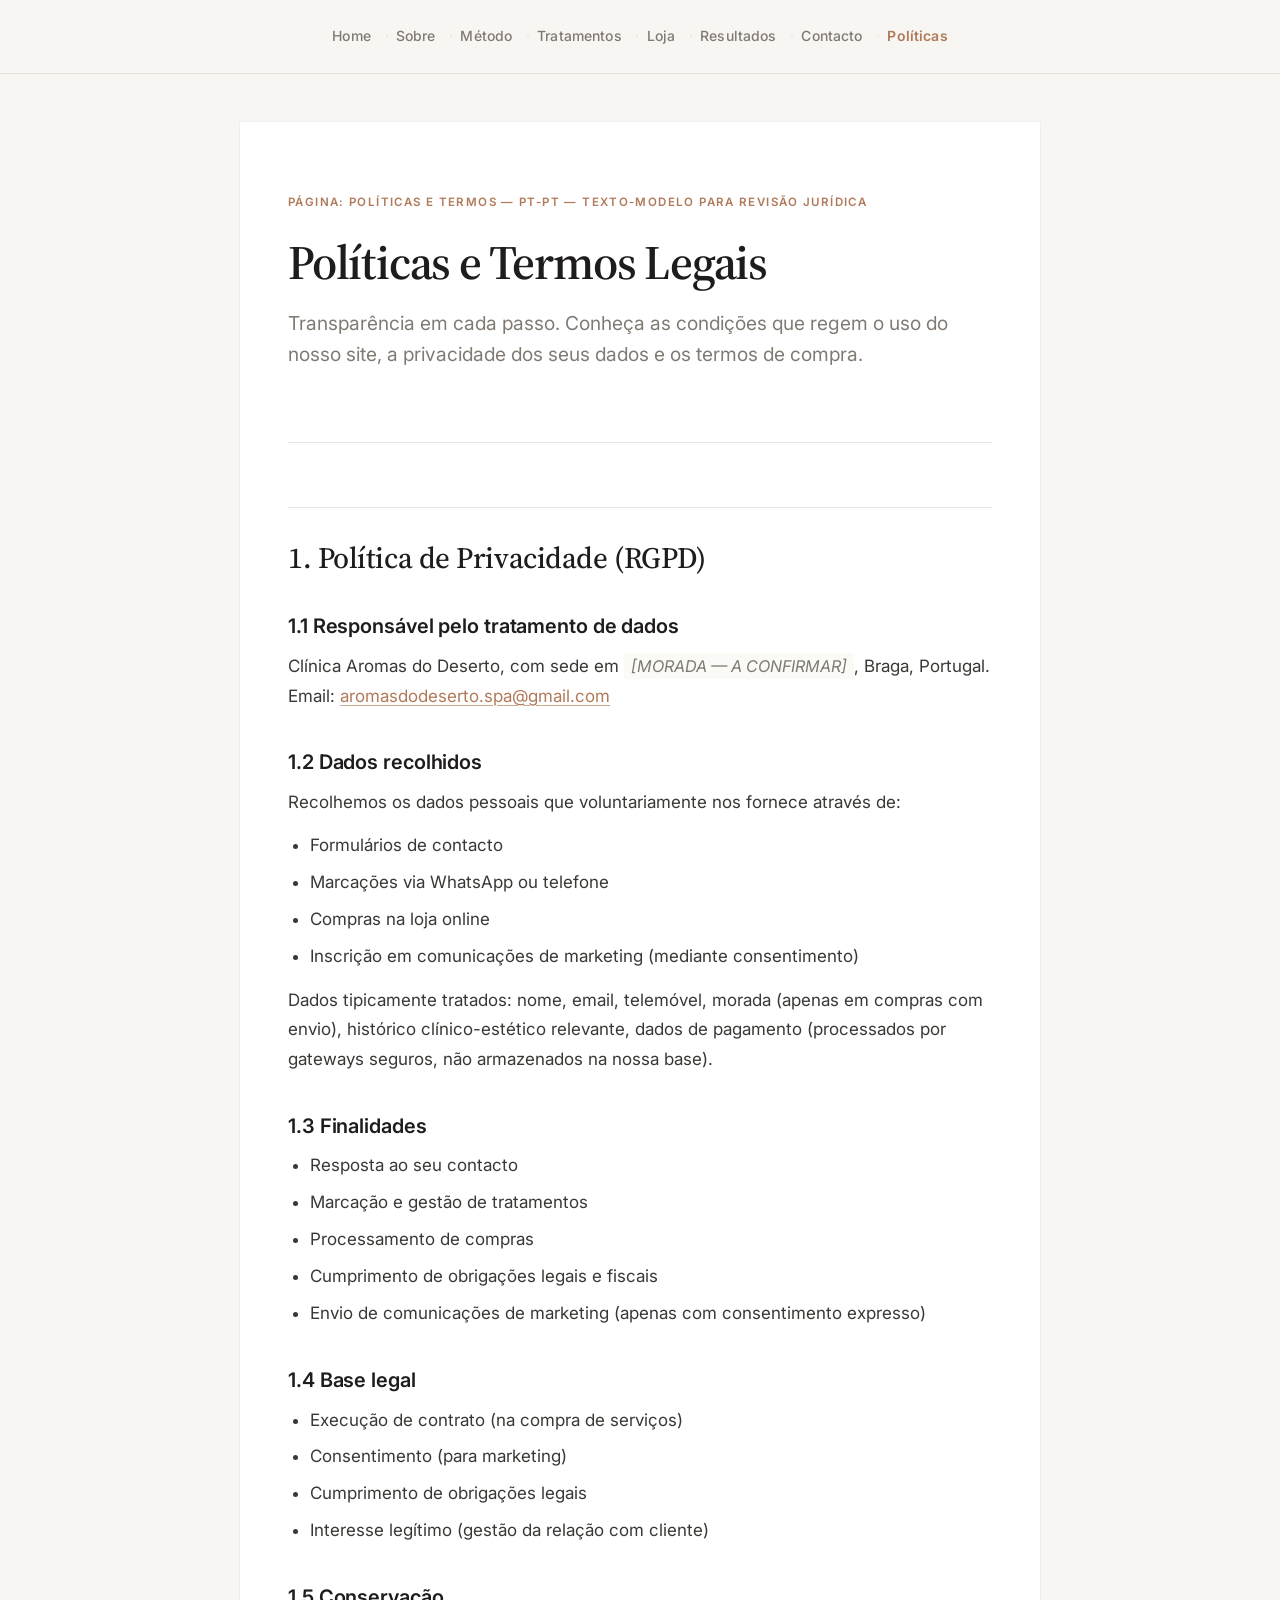
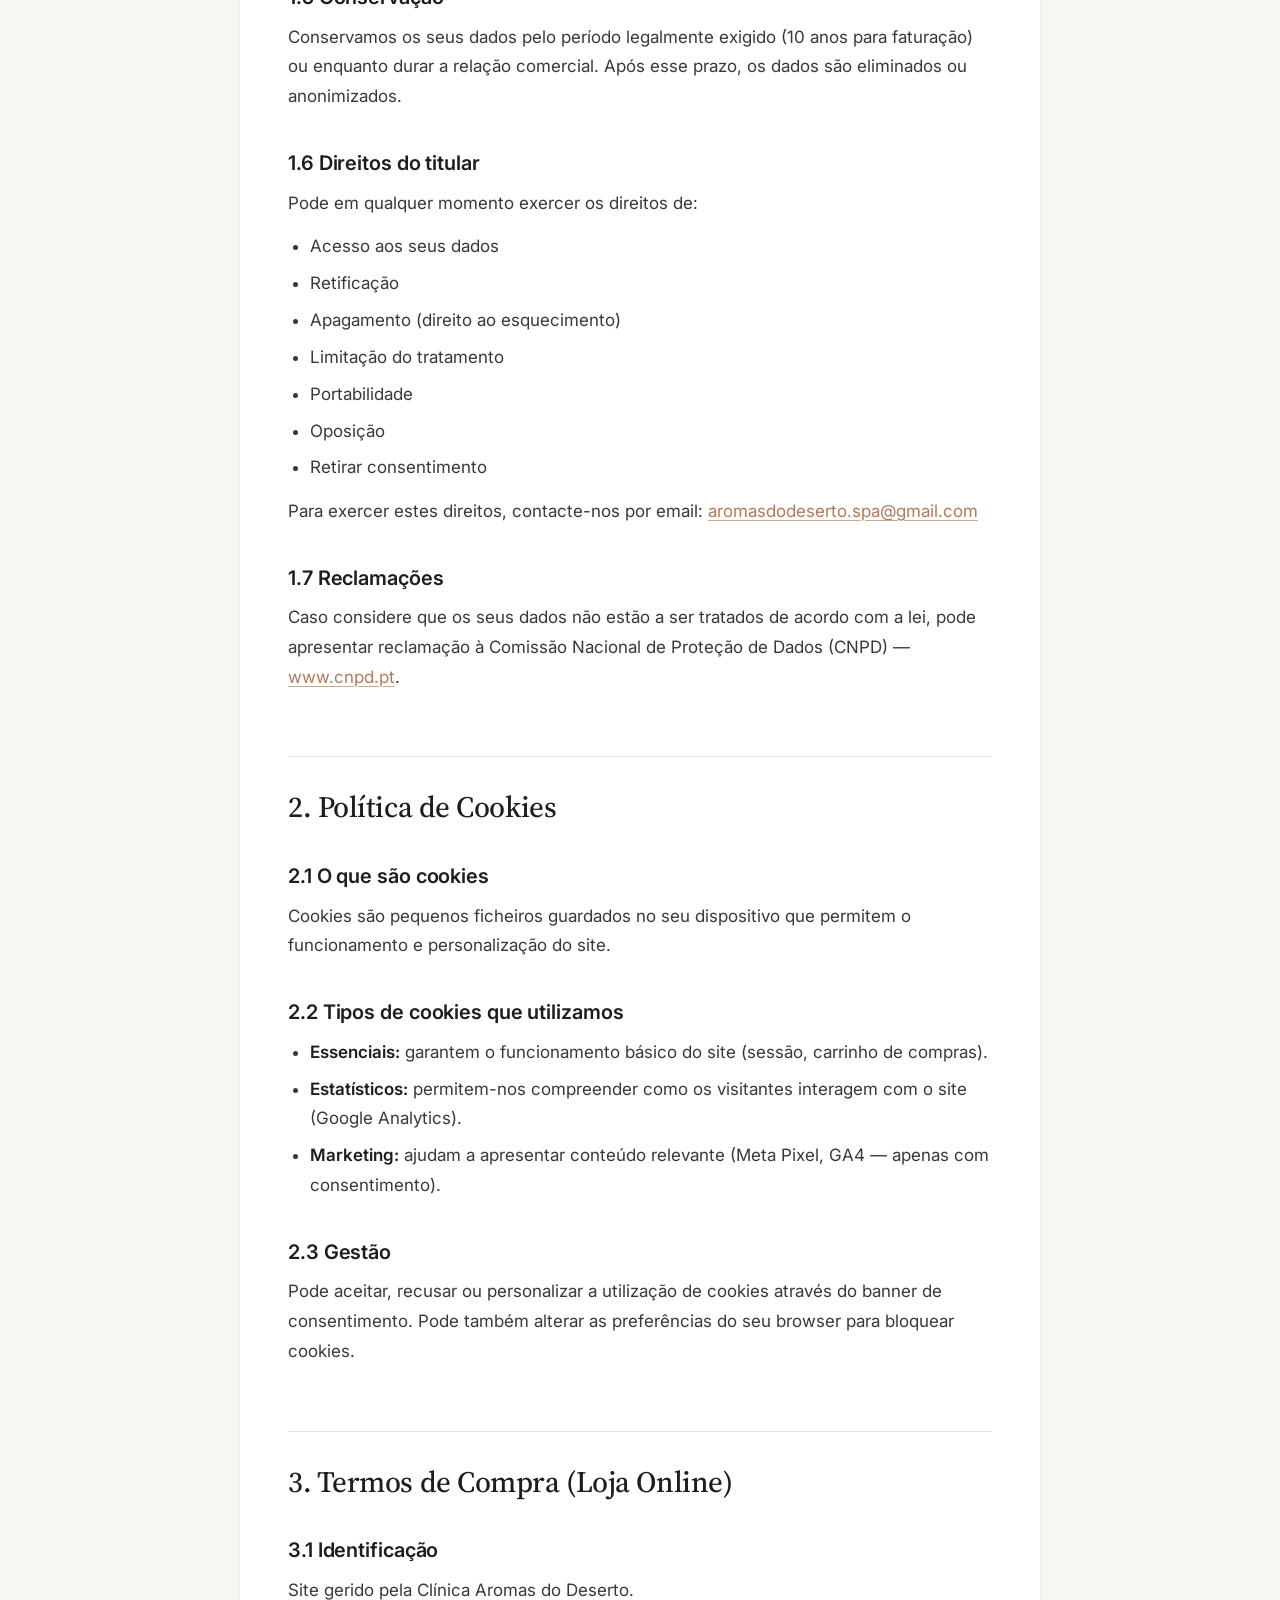
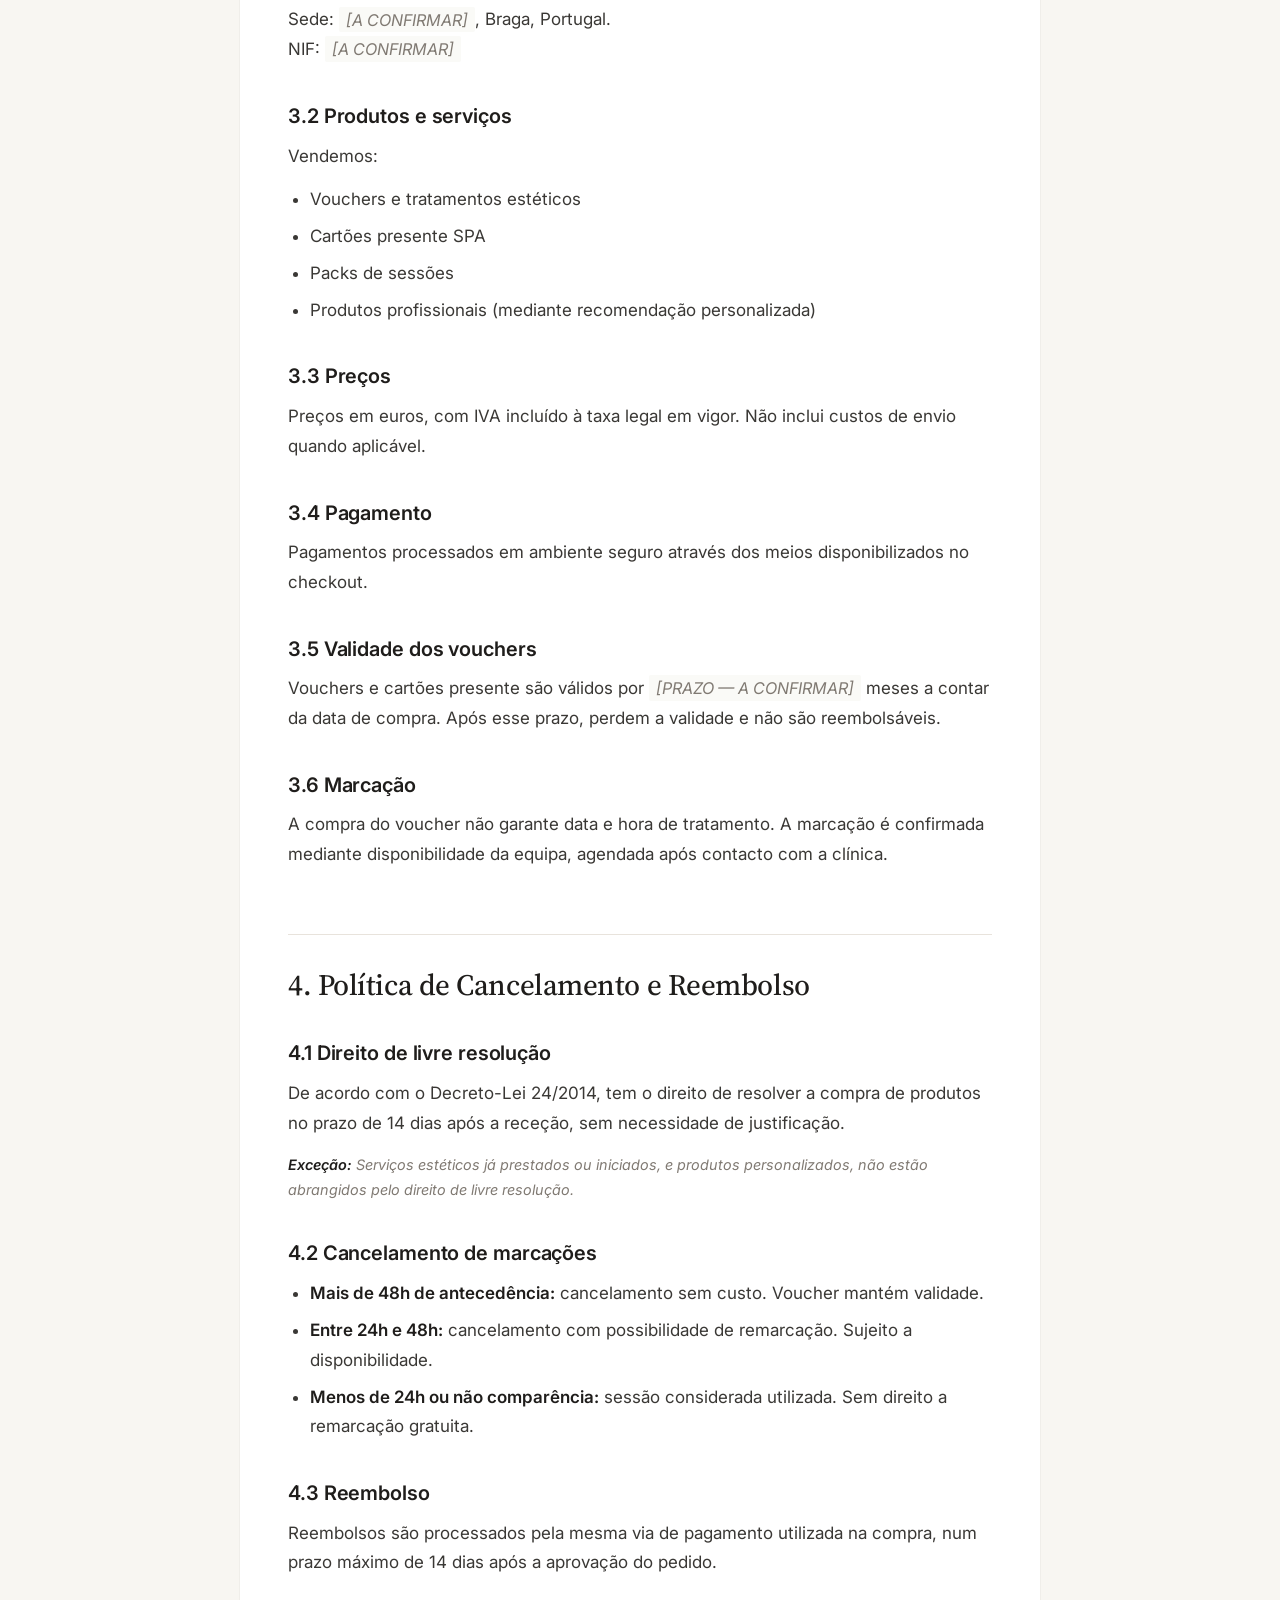
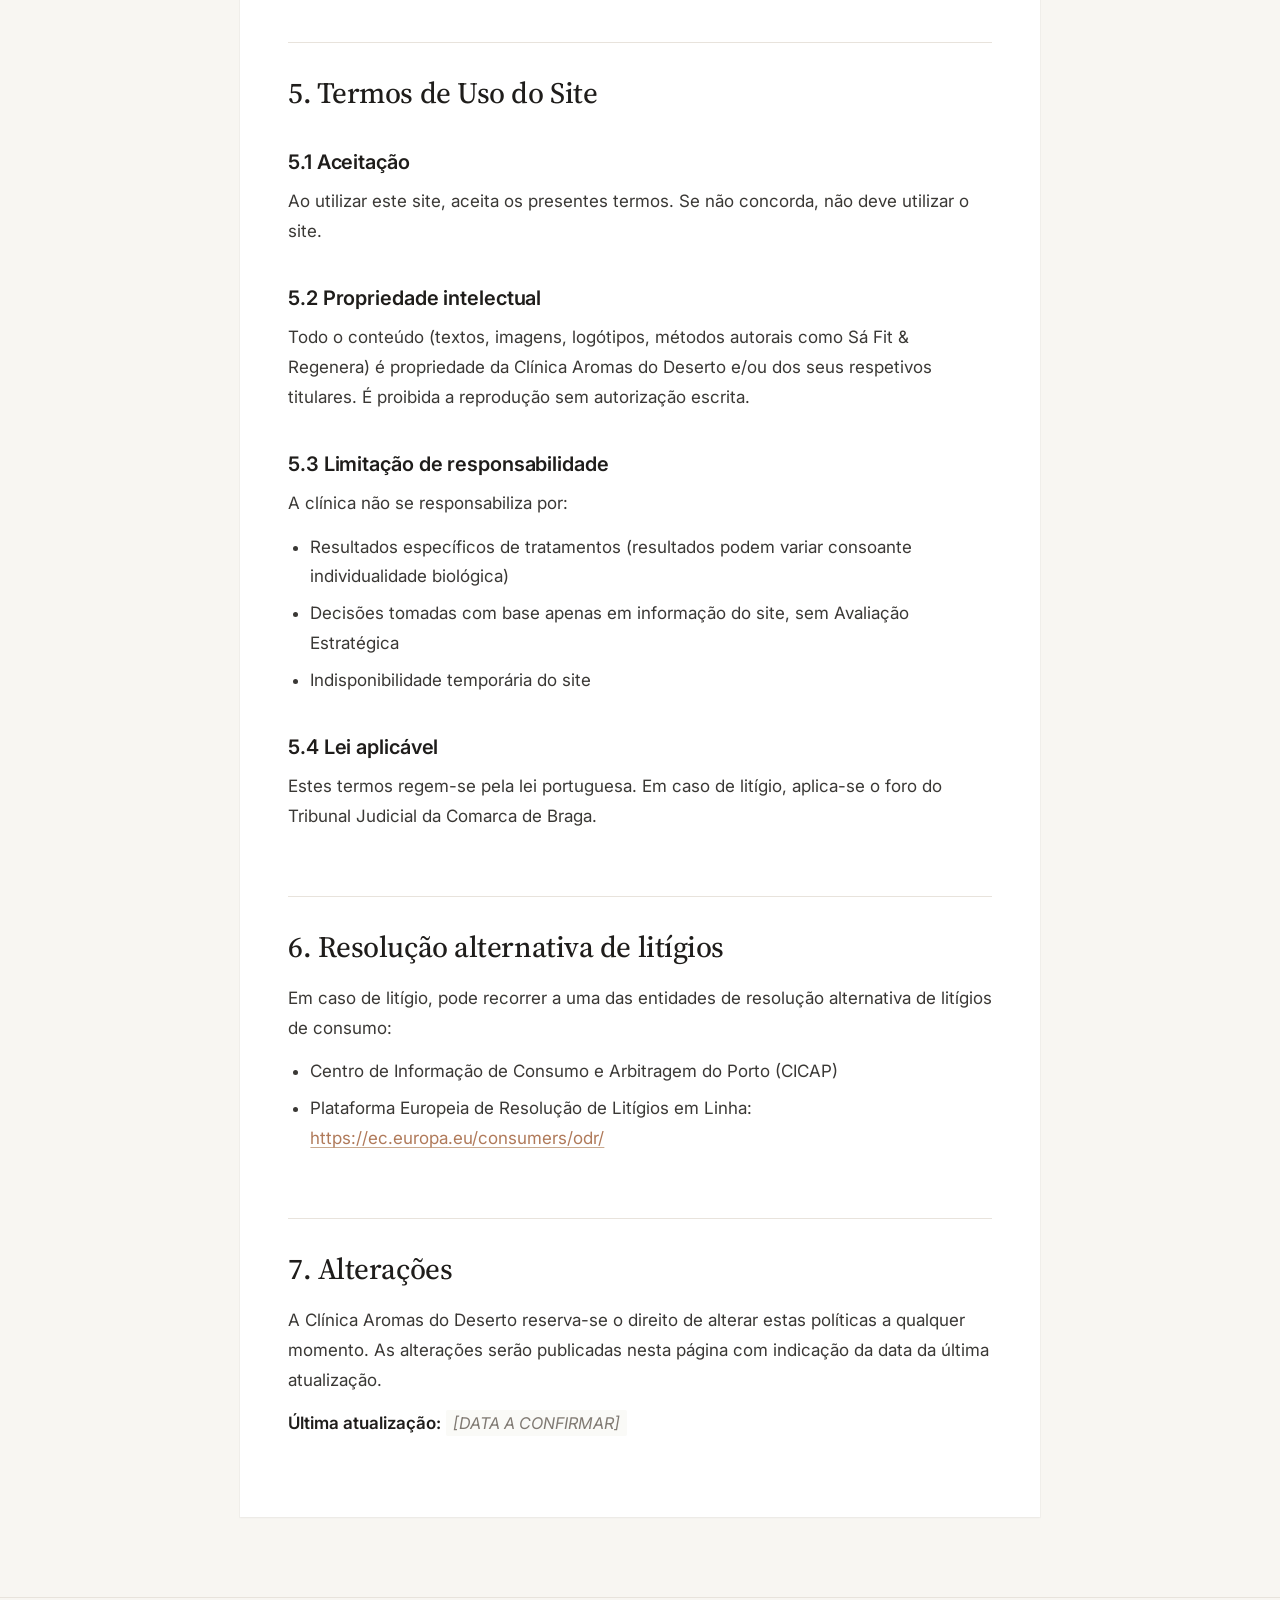
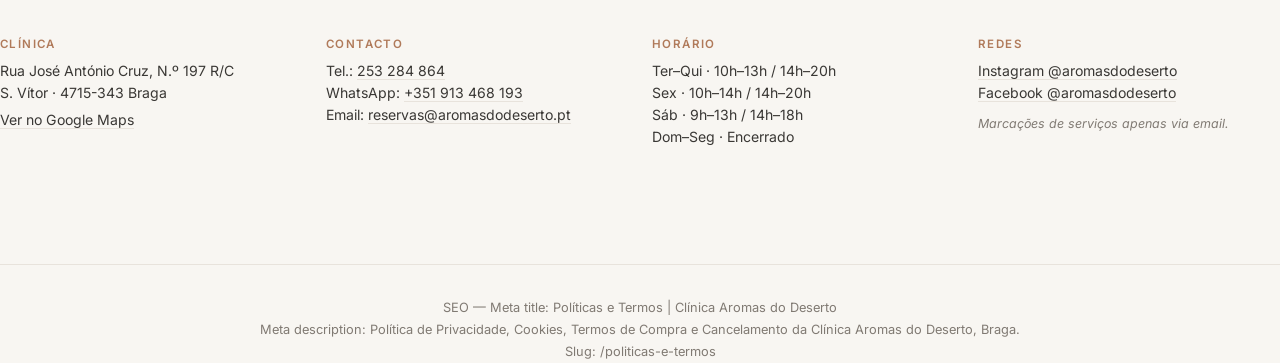
<file: politicas.html>
<!doctype html>
<html lang="pt-PT">
<head>
<meta charset="utf-8">
<meta name="viewport" content="width=device-width, initial-scale=1">
<title>Políticas e Termos | Clínica Aromas do Deserto</title>
<link rel="stylesheet" href="assets/style.css">
</head>
<body id="topo">

<nav>
  <a href="index.html">Home</a>
  <a href="sobre.html">Sobre</a>
  <a href="metodo.html">Método</a>
  <a href="tratamentos.html">Tratamentos</a>
  <a href="loja.html">Loja</a>
  <a href="resultados.html">Resultados</a>
  <a href="contacto.html">Contacto</a>
  <a href="politicas.html" class="active">Políticas</a>
</nav>

<div class="page">

<div class="hero">
<span class="tag">Página: Políticas e Termos — PT-PT — texto-modelo para revisão jurídica</span>

<h1>Políticas e Termos Legais</h1>
<p class="lead">Transparência em cada passo. Conheça as condições que regem o uso do nosso site, a privacidade dos seus dados e os termos de compra.</p>
</div>
<h2>1. Política de Privacidade (RGPD)</h2>

<h3>1.1 Responsável pelo tratamento de dados</h3>
<p>Clínica Aromas do Deserto, com sede em <span class="placeholder">[MORADA — A CONFIRMAR]</span>, Braga, Portugal.<br>
Email: <a href="mailto:aromasdodeserto.spa@gmail.com">aromasdodeserto.spa@gmail.com</a></p>

<h3>1.2 Dados recolhidos</h3>
<p>Recolhemos os dados pessoais que voluntariamente nos fornece através de:</p>
<ul>
  <li>Formulários de contacto</li>
  <li>Marcações via WhatsApp ou telefone</li>
  <li>Compras na loja online</li>
  <li>Inscrição em comunicações de marketing (mediante consentimento)</li>
</ul>
<p>Dados tipicamente tratados: nome, email, telemóvel, morada (apenas em compras com envio), histórico clínico-estético relevante, dados de pagamento (processados por gateways seguros, não armazenados na nossa base).</p>

<h3>1.3 Finalidades</h3>
<ul>
  <li>Resposta ao seu contacto</li>
  <li>Marcação e gestão de tratamentos</li>
  <li>Processamento de compras</li>
  <li>Cumprimento de obrigações legais e fiscais</li>
  <li>Envio de comunicações de marketing (apenas com consentimento expresso)</li>
</ul>

<h3>1.4 Base legal</h3>
<ul>
  <li>Execução de contrato (na compra de serviços)</li>
  <li>Consentimento (para marketing)</li>
  <li>Cumprimento de obrigações legais</li>
  <li>Interesse legítimo (gestão da relação com cliente)</li>
</ul>

<h3>1.5 Conservação</h3>
<p>Conservamos os seus dados pelo período legalmente exigido (10 anos para faturação) ou enquanto durar a relação comercial. Após esse prazo, os dados são eliminados ou anonimizados.</p>

<h3>1.6 Direitos do titular</h3>
<p>Pode em qualquer momento exercer os direitos de:</p>
<ul>
  <li>Acesso aos seus dados</li>
  <li>Retificação</li>
  <li>Apagamento (direito ao esquecimento)</li>
  <li>Limitação do tratamento</li>
  <li>Portabilidade</li>
  <li>Oposição</li>
  <li>Retirar consentimento</li>
</ul>
<p>Para exercer estes direitos, contacte-nos por email: <a href="mailto:aromasdodeserto.spa@gmail.com">aromasdodeserto.spa@gmail.com</a></p>

<h3>1.7 Reclamações</h3>
<p>Caso considere que os seus dados não estão a ser tratados de acordo com a lei, pode apresentar reclamação à Comissão Nacional de Proteção de Dados (CNPD) — <a href="https://www.cnpd.pt">www.cnpd.pt</a>.</p>

<h2>2. Política de Cookies</h2>

<h3>2.1 O que são cookies</h3>
<p>Cookies são pequenos ficheiros guardados no seu dispositivo que permitem o funcionamento e personalização do site.</p>

<h3>2.2 Tipos de cookies que utilizamos</h3>
<ul>
  <li><strong>Essenciais:</strong> garantem o funcionamento básico do site (sessão, carrinho de compras).</li>
  <li><strong>Estatísticos:</strong> permitem-nos compreender como os visitantes interagem com o site (Google Analytics).</li>
  <li><strong>Marketing:</strong> ajudam a apresentar conteúdo relevante (Meta Pixel, GA4 — apenas com consentimento).</li>
</ul>

<h3>2.3 Gestão</h3>
<p>Pode aceitar, recusar ou personalizar a utilização de cookies através do banner de consentimento. Pode também alterar as preferências do seu browser para bloquear cookies.</p>

<h2>3. Termos de Compra (Loja Online)</h2>

<h3>3.1 Identificação</h3>
<p>Site gerido pela Clínica Aromas do Deserto.<br>
Sede: <span class="placeholder">[A CONFIRMAR]</span>, Braga, Portugal.<br>
NIF: <span class="placeholder">[A CONFIRMAR]</span></p>

<h3>3.2 Produtos e serviços</h3>
<p>Vendemos:</p>
<ul>
  <li>Vouchers e tratamentos estéticos</li>
  <li>Cartões presente SPA</li>
  <li>Packs de sessões</li>
  <li>Produtos profissionais (mediante recomendação personalizada)</li>
</ul>

<h3>3.3 Preços</h3>
<p>Preços em euros, com IVA incluído à taxa legal em vigor. Não inclui custos de envio quando aplicável.</p>

<h3>3.4 Pagamento</h3>
<p>Pagamentos processados em ambiente seguro através dos meios disponibilizados no checkout.</p>

<h3>3.5 Validade dos vouchers</h3>
<p>Vouchers e cartões presente são válidos por <span class="placeholder">[PRAZO — A CONFIRMAR]</span> meses a contar da data de compra. Após esse prazo, perdem a validade e não são reembolsáveis.</p>

<h3>3.6 Marcação</h3>
<p>A compra do voucher não garante data e hora de tratamento. A marcação é confirmada mediante disponibilidade da equipa, agendada após contacto com a clínica.</p>

<h2>4. Política de Cancelamento e Reembolso</h2>

<h3>4.1 Direito de livre resolução</h3>
<p>De acordo com o Decreto-Lei 24/2014, tem o direito de resolver a compra de produtos no prazo de 14 dias após a receção, sem necessidade de justificação.</p>
<p class="note"><strong>Exceção:</strong> Serviços estéticos já prestados ou iniciados, e produtos personalizados, não estão abrangidos pelo direito de livre resolução.</p>

<h3>4.2 Cancelamento de marcações</h3>
<ul>
  <li><strong>Mais de 48h de antecedência:</strong> cancelamento sem custo. Voucher mantém validade.</li>
  <li><strong>Entre 24h e 48h:</strong> cancelamento com possibilidade de remarcação. Sujeito a disponibilidade.</li>
  <li><strong>Menos de 24h ou não comparência:</strong> sessão considerada utilizada. Sem direito a remarcação gratuita.</li>
</ul>

<h3>4.3 Reembolso</h3>
<p>Reembolsos são processados pela mesma via de pagamento utilizada na compra, num prazo máximo de 14 dias após a aprovação do pedido.</p>

<h2>5. Termos de Uso do Site</h2>

<h3>5.1 Aceitação</h3>
<p>Ao utilizar este site, aceita os presentes termos. Se não concorda, não deve utilizar o site.</p>

<h3>5.2 Propriedade intelectual</h3>
<p>Todo o conteúdo (textos, imagens, logótipos, métodos autorais como Sá Fit &amp; Regenera) é propriedade da Clínica Aromas do Deserto e/ou dos seus respetivos titulares. É proibida a reprodução sem autorização escrita.</p>

<h3>5.3 Limitação de responsabilidade</h3>
<p>A clínica não se responsabiliza por:</p>
<ul>
  <li>Resultados específicos de tratamentos (resultados podem variar consoante individualidade biológica)</li>
  <li>Decisões tomadas com base apenas em informação do site, sem Avaliação Estratégica</li>
  <li>Indisponibilidade temporária do site</li>
</ul>

<h3>5.4 Lei aplicável</h3>
<p>Estes termos regem-se pela lei portuguesa. Em caso de litígio, aplica-se o foro do Tribunal Judicial da Comarca de Braga.</p>

<h2>6. Resolução alternativa de litígios</h2>
<p>Em caso de litígio, pode recorrer a uma das entidades de resolução alternativa de litígios de consumo:</p>
<ul>
  <li>Centro de Informação de Consumo e Arbitragem do Porto (CICAP)</li>
  <li>Plataforma Europeia de Resolução de Litígios em Linha: <a href="https://ec.europa.eu/consumers/odr/">https://ec.europa.eu/consumers/odr/</a></li>
</ul>

<h2>7. Alterações</h2>
<p>A Clínica Aromas do Deserto reserva-se o direito de alterar estas políticas a qualquer momento. As alterações serão publicadas nesta página com indicação da data da última atualização.</p>
<p><strong>Última atualização:</strong> <span class="placeholder">[DATA A CONFIRMAR]</span></p>

</div>

<section class="site-contact">
  <div class="site-contact-grid">
    <div class="site-contact-col">
      <h4>Clínica</h4>
      <p>Rua José António Cruz, N.º 197 R/C<br>S. Vítor · 4715-343 Braga</p>
      <p><a href="https://www.google.com/maps?q=41.545170,-8.405386" target="_blank" rel="noopener">Ver no Google Maps</a></p>
    </div>
    <div class="site-contact-col">
      <h4>Contacto</h4>
      <p>Tel.: <a href="tel:+351253284864">253 284 864</a><br>
      WhatsApp: <a href="https://wa.me/351913468193" target="_blank" rel="noopener">+351 913 468 193</a><br>
      Email: <a href="mailto:reservas@aromasdodeserto.pt">reservas@aromasdodeserto.pt</a></p>
    </div>
    <div class="site-contact-col">
      <h4>Horário</h4>
      <p>Ter–Qui · 10h–13h / 14h–20h<br>
      Sex · 10h–14h / 14h–20h<br>
      Sáb · 9h–13h / 14h–18h<br>
      Dom–Seg · Encerrado</p>
    </div>
    <div class="site-contact-col">
      <h4>Redes</h4>
      <p><a href="https://instagram.com/aromasdodeserto" target="_blank" rel="noopener">Instagram @aromasdodeserto</a><br>
      <a href="https://facebook.com/aromasdodeserto" target="_blank" rel="noopener">Facebook @aromasdodeserto</a></p>
      <p class="site-contact-note">Marcações de serviços apenas via email.</p>
    </div>
  </div>
</section>

<footer>
SEO — Meta title: Políticas e Termos | Clínica Aromas do Deserto<br>
Meta description: Política de Privacidade, Cookies, Termos de Compra e Cancelamento da Clínica Aromas do Deserto, Braga.<br>
Slug: /politicas-e-termos
</footer>

</body>
</html>
</file>
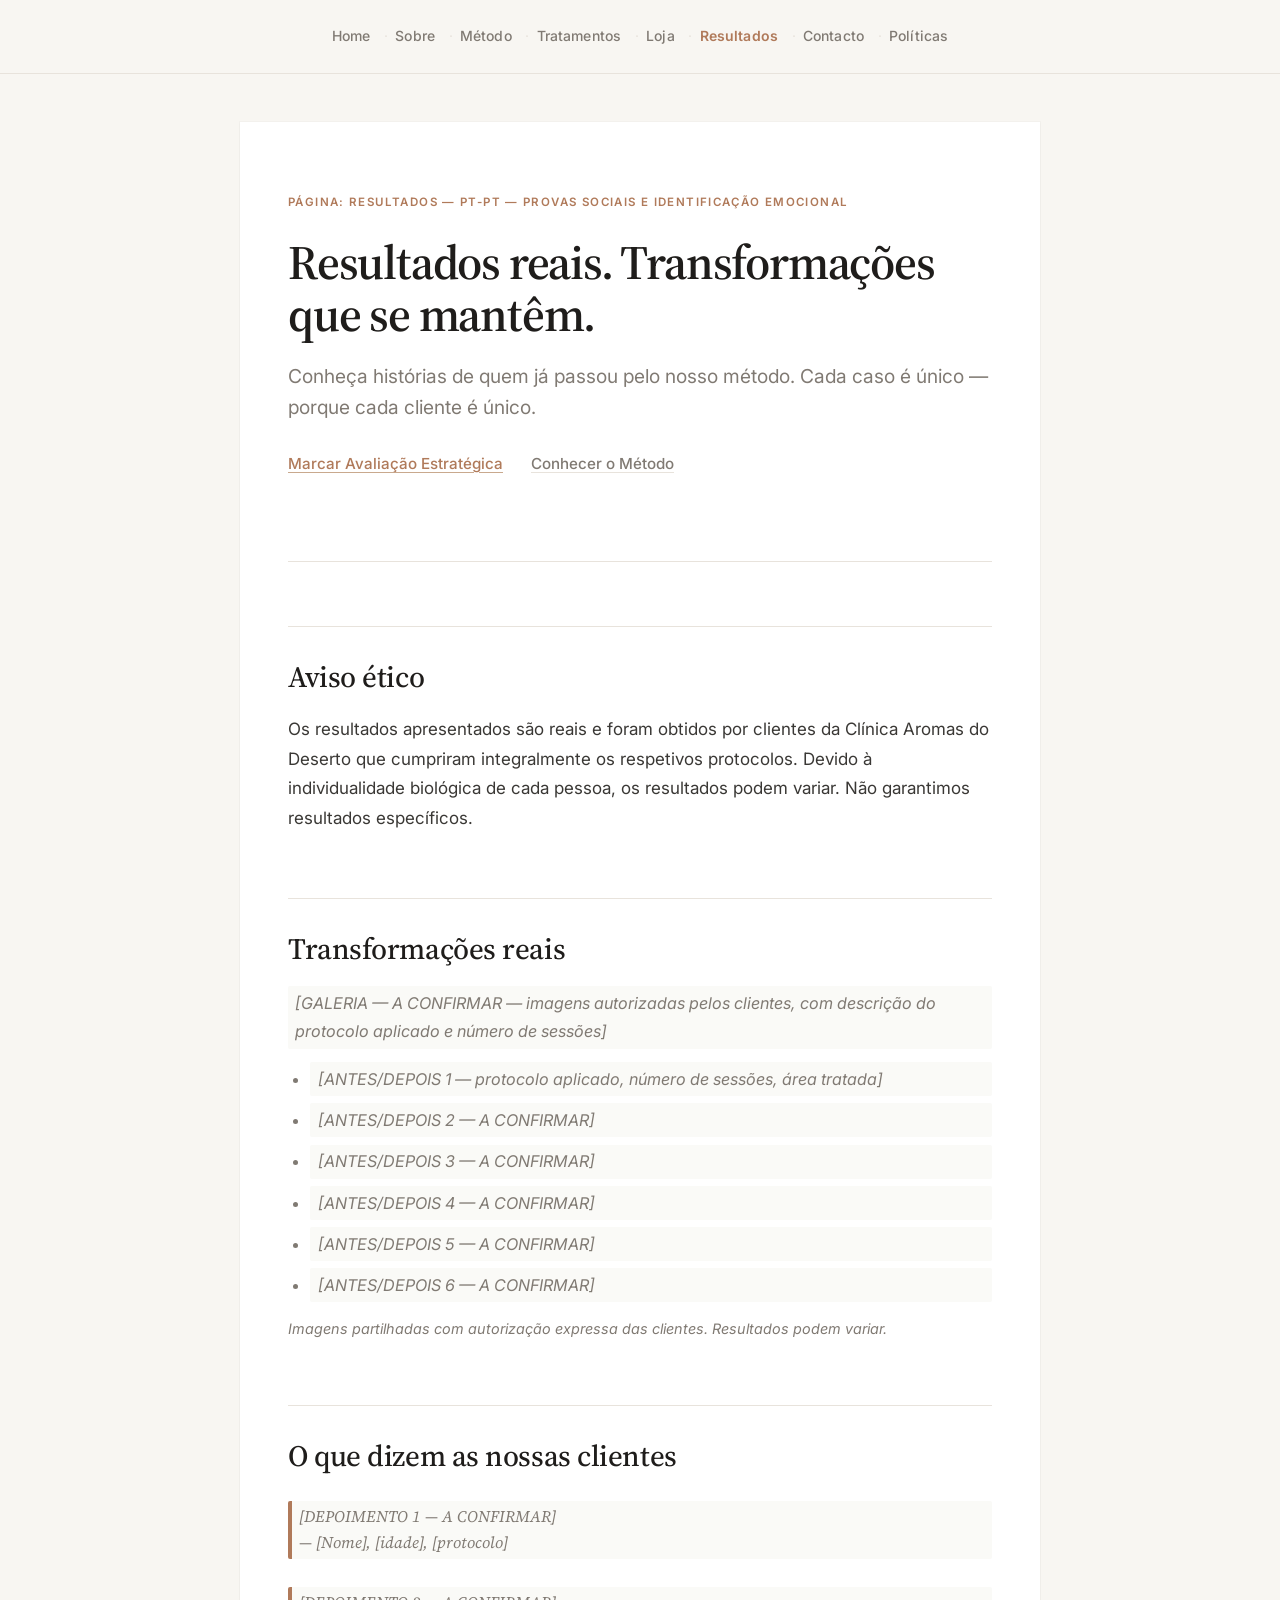
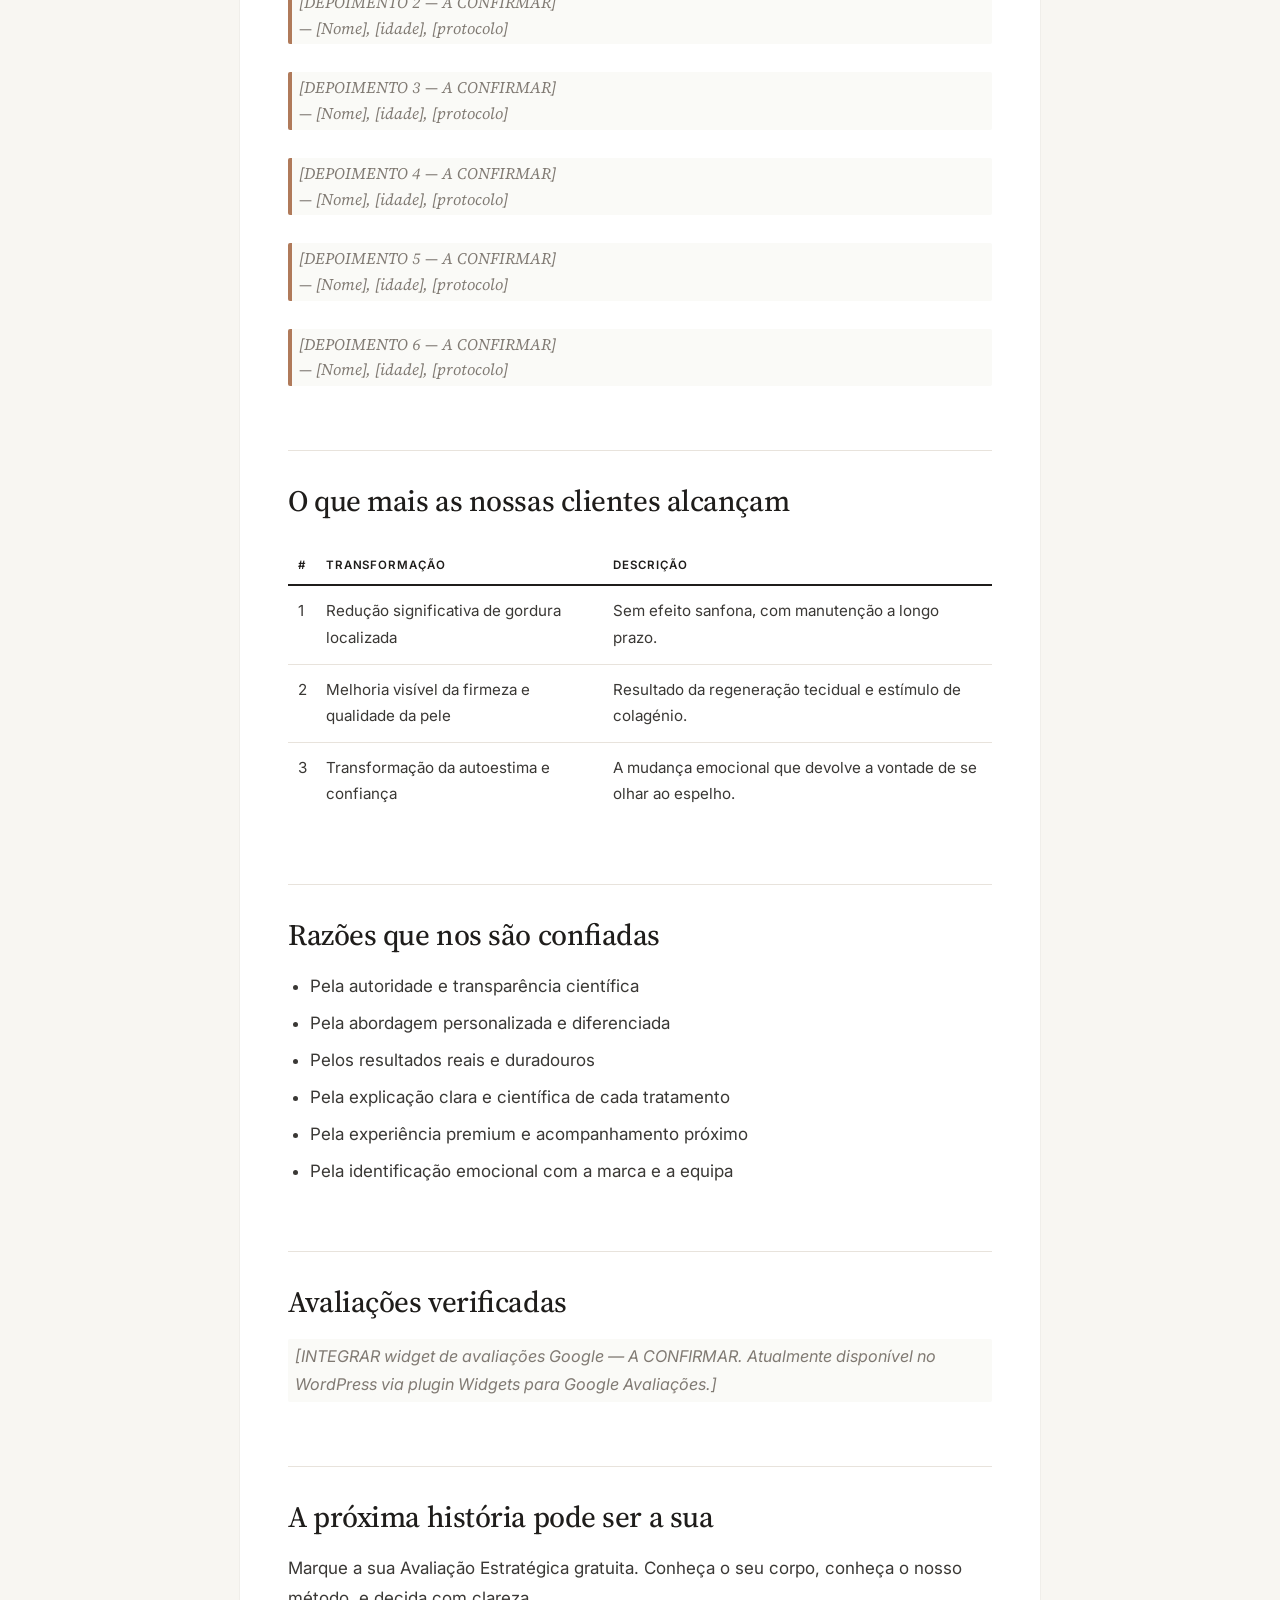
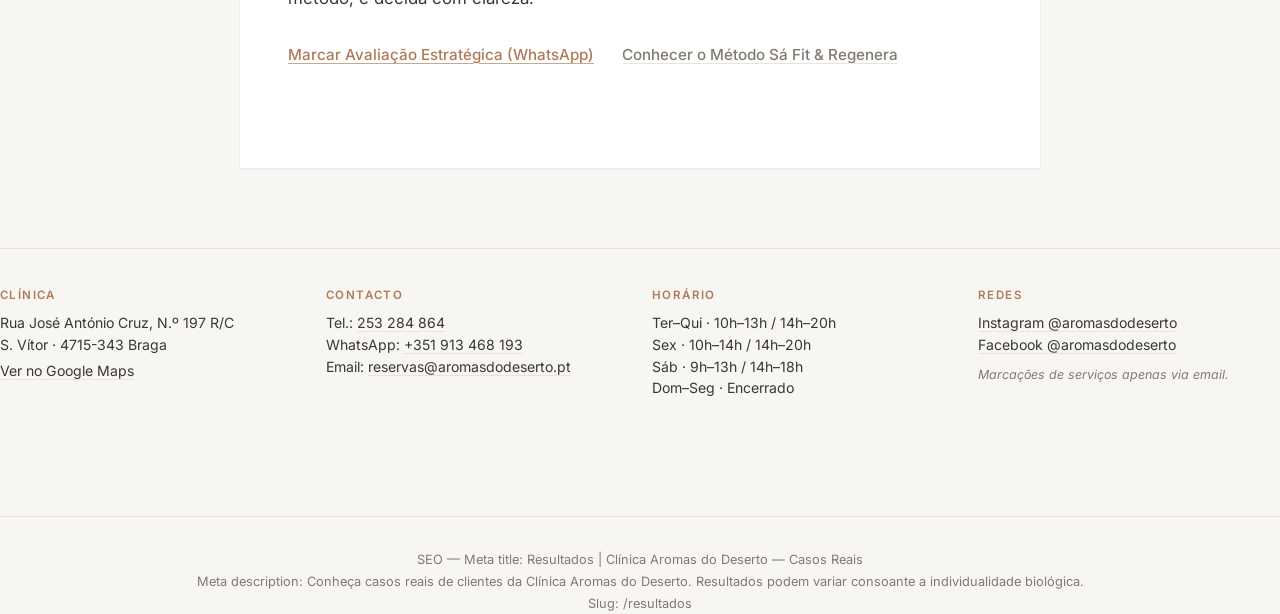
<file: resultados.html>
<!doctype html>
<html lang="pt-PT">
<head>
<meta charset="utf-8">
<meta name="viewport" content="width=device-width, initial-scale=1">
<title>Resultados | Clínica Aromas do Deserto — Casos Reais</title>
<link rel="stylesheet" href="assets/style.css">
</head>
<body id="topo">

<nav>
  <a href="index.html">Home</a>
  <a href="sobre.html">Sobre</a>
  <a href="metodo.html">Método</a>
  <a href="tratamentos.html">Tratamentos</a>
  <a href="loja.html">Loja</a>
  <a href="resultados.html" class="active">Resultados</a>
  <a href="contacto.html">Contacto</a>
  <a href="politicas.html">Políticas</a>
</nav>

<div class="page">

<div class="hero">
<span class="tag">Página: Resultados — PT-PT — provas sociais e identificação emocional</span>

<h1>Resultados reais. Transformações que se mantêm.</h1>
<p class="lead">Conheça histórias de quem já passou pelo nosso método. Cada caso é único — porque cada cliente é único.</p>

<div class="cta">
  <a href="contacto.html">Marcar Avaliação Estratégica</a>
  <a href="metodo.html">Conhecer o Método</a>
</div>
</div>
<h2>Aviso ético</h2>
<p>Os resultados apresentados são reais e foram obtidos por clientes da Clínica Aromas do Deserto que cumpriram integralmente os respetivos protocolos. Devido à individualidade biológica de cada pessoa, os resultados podem variar. Não garantimos resultados específicos.</p>

<h2>Transformações reais</h2>
<p class="placeholder">[GALERIA — A CONFIRMAR — imagens autorizadas pelos clientes, com descrição do protocolo aplicado e número de sessões]</p>
<ul>
  <li class="placeholder">[ANTES/DEPOIS 1 — protocolo aplicado, número de sessões, área tratada]</li>
  <li class="placeholder">[ANTES/DEPOIS 2 — A CONFIRMAR]</li>
  <li class="placeholder">[ANTES/DEPOIS 3 — A CONFIRMAR]</li>
  <li class="placeholder">[ANTES/DEPOIS 4 — A CONFIRMAR]</li>
  <li class="placeholder">[ANTES/DEPOIS 5 — A CONFIRMAR]</li>
  <li class="placeholder">[ANTES/DEPOIS 6 — A CONFIRMAR]</li>
</ul>
<p class="note">Imagens partilhadas com autorização expressa das clientes. Resultados podem variar.</p>

<h2>O que dizem as nossas clientes</h2>
<blockquote class="placeholder">[DEPOIMENTO 1 — A CONFIRMAR]<br>— [Nome], [idade], [protocolo]</blockquote>
<blockquote class="placeholder">[DEPOIMENTO 2 — A CONFIRMAR]<br>— [Nome], [idade], [protocolo]</blockquote>
<blockquote class="placeholder">[DEPOIMENTO 3 — A CONFIRMAR]<br>— [Nome], [idade], [protocolo]</blockquote>
<blockquote class="placeholder">[DEPOIMENTO 4 — A CONFIRMAR]<br>— [Nome], [idade], [protocolo]</blockquote>
<blockquote class="placeholder">[DEPOIMENTO 5 — A CONFIRMAR]<br>— [Nome], [idade], [protocolo]</blockquote>
<blockquote class="placeholder">[DEPOIMENTO 6 — A CONFIRMAR]<br>— [Nome], [idade], [protocolo]</blockquote>

<h2>O que mais as nossas clientes alcançam</h2>
<table>
  <tr><th>#</th><th>Transformação</th><th>Descrição</th></tr>
  <tr><td>1</td><td>Redução significativa de gordura localizada</td><td>Sem efeito sanfona, com manutenção a longo prazo.</td></tr>
  <tr><td>2</td><td>Melhoria visível da firmeza e qualidade da pele</td><td>Resultado da regeneração tecidual e estímulo de colagénio.</td></tr>
  <tr><td>3</td><td>Transformação da autoestima e confiança</td><td>A mudança emocional que devolve a vontade de se olhar ao espelho.</td></tr>
</table>

<h2>Razões que nos são confiadas</h2>
<ul>
  <li>Pela autoridade e transparência científica</li>
  <li>Pela abordagem personalizada e diferenciada</li>
  <li>Pelos resultados reais e duradouros</li>
  <li>Pela explicação clara e científica de cada tratamento</li>
  <li>Pela experiência premium e acompanhamento próximo</li>
  <li>Pela identificação emocional com a marca e a equipa</li>
</ul>

<h2>Avaliações verificadas</h2>
<p class="placeholder">[INTEGRAR widget de avaliações Google — A CONFIRMAR. Atualmente disponível no WordPress via plugin Widgets para Google Avaliações.]</p>

<h2>A próxima história pode ser a sua</h2>
<p>Marque a sua Avaliação Estratégica gratuita. Conheça o seu corpo, conheça o nosso método, e decida com clareza.</p>
<div class="cta">
  <a href="contacto.html">Marcar Avaliação Estratégica (WhatsApp)</a>
  <a href="metodo.html">Conhecer o Método Sá Fit &amp; Regenera</a>
</div>

</div>

<section class="site-contact">
  <div class="site-contact-grid">
    <div class="site-contact-col">
      <h4>Clínica</h4>
      <p>Rua José António Cruz, N.º 197 R/C<br>S. Vítor · 4715-343 Braga</p>
      <p><a href="https://www.google.com/maps?q=41.545170,-8.405386" target="_blank" rel="noopener">Ver no Google Maps</a></p>
    </div>
    <div class="site-contact-col">
      <h4>Contacto</h4>
      <p>Tel.: <a href="tel:+351253284864">253 284 864</a><br>
      WhatsApp: <a href="https://wa.me/351913468193" target="_blank" rel="noopener">+351 913 468 193</a><br>
      Email: <a href="mailto:reservas@aromasdodeserto.pt">reservas@aromasdodeserto.pt</a></p>
    </div>
    <div class="site-contact-col">
      <h4>Horário</h4>
      <p>Ter–Qui · 10h–13h / 14h–20h<br>
      Sex · 10h–14h / 14h–20h<br>
      Sáb · 9h–13h / 14h–18h<br>
      Dom–Seg · Encerrado</p>
    </div>
    <div class="site-contact-col">
      <h4>Redes</h4>
      <p><a href="https://instagram.com/aromasdodeserto" target="_blank" rel="noopener">Instagram @aromasdodeserto</a><br>
      <a href="https://facebook.com/aromasdodeserto" target="_blank" rel="noopener">Facebook @aromasdodeserto</a></p>
      <p class="site-contact-note">Marcações de serviços apenas via email.</p>
    </div>
  </div>
</section>

<footer>
SEO — Meta title: Resultados | Clínica Aromas do Deserto — Casos Reais<br>
Meta description: Conheça casos reais de clientes da Clínica Aromas do Deserto. Resultados podem variar consoante a individualidade biológica.<br>
Slug: /resultados
</footer>

</body>
</html>
</file>
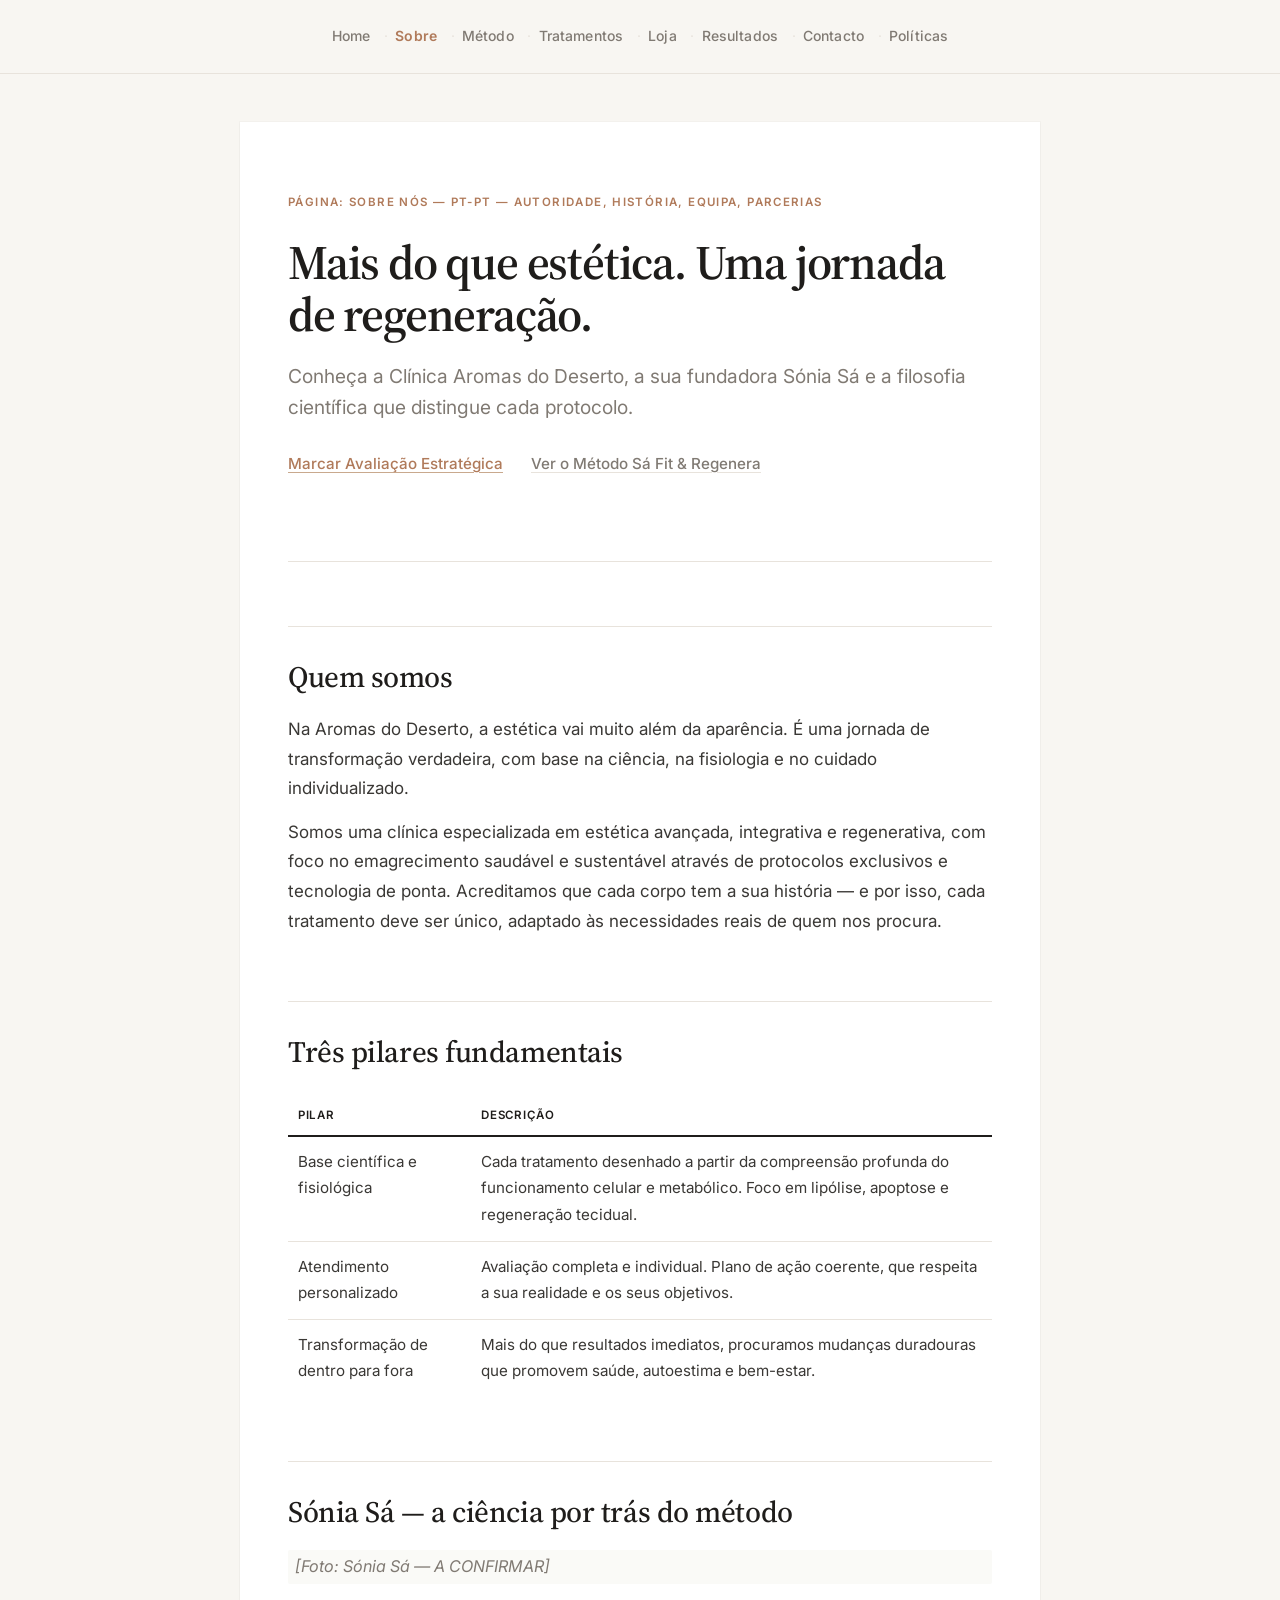
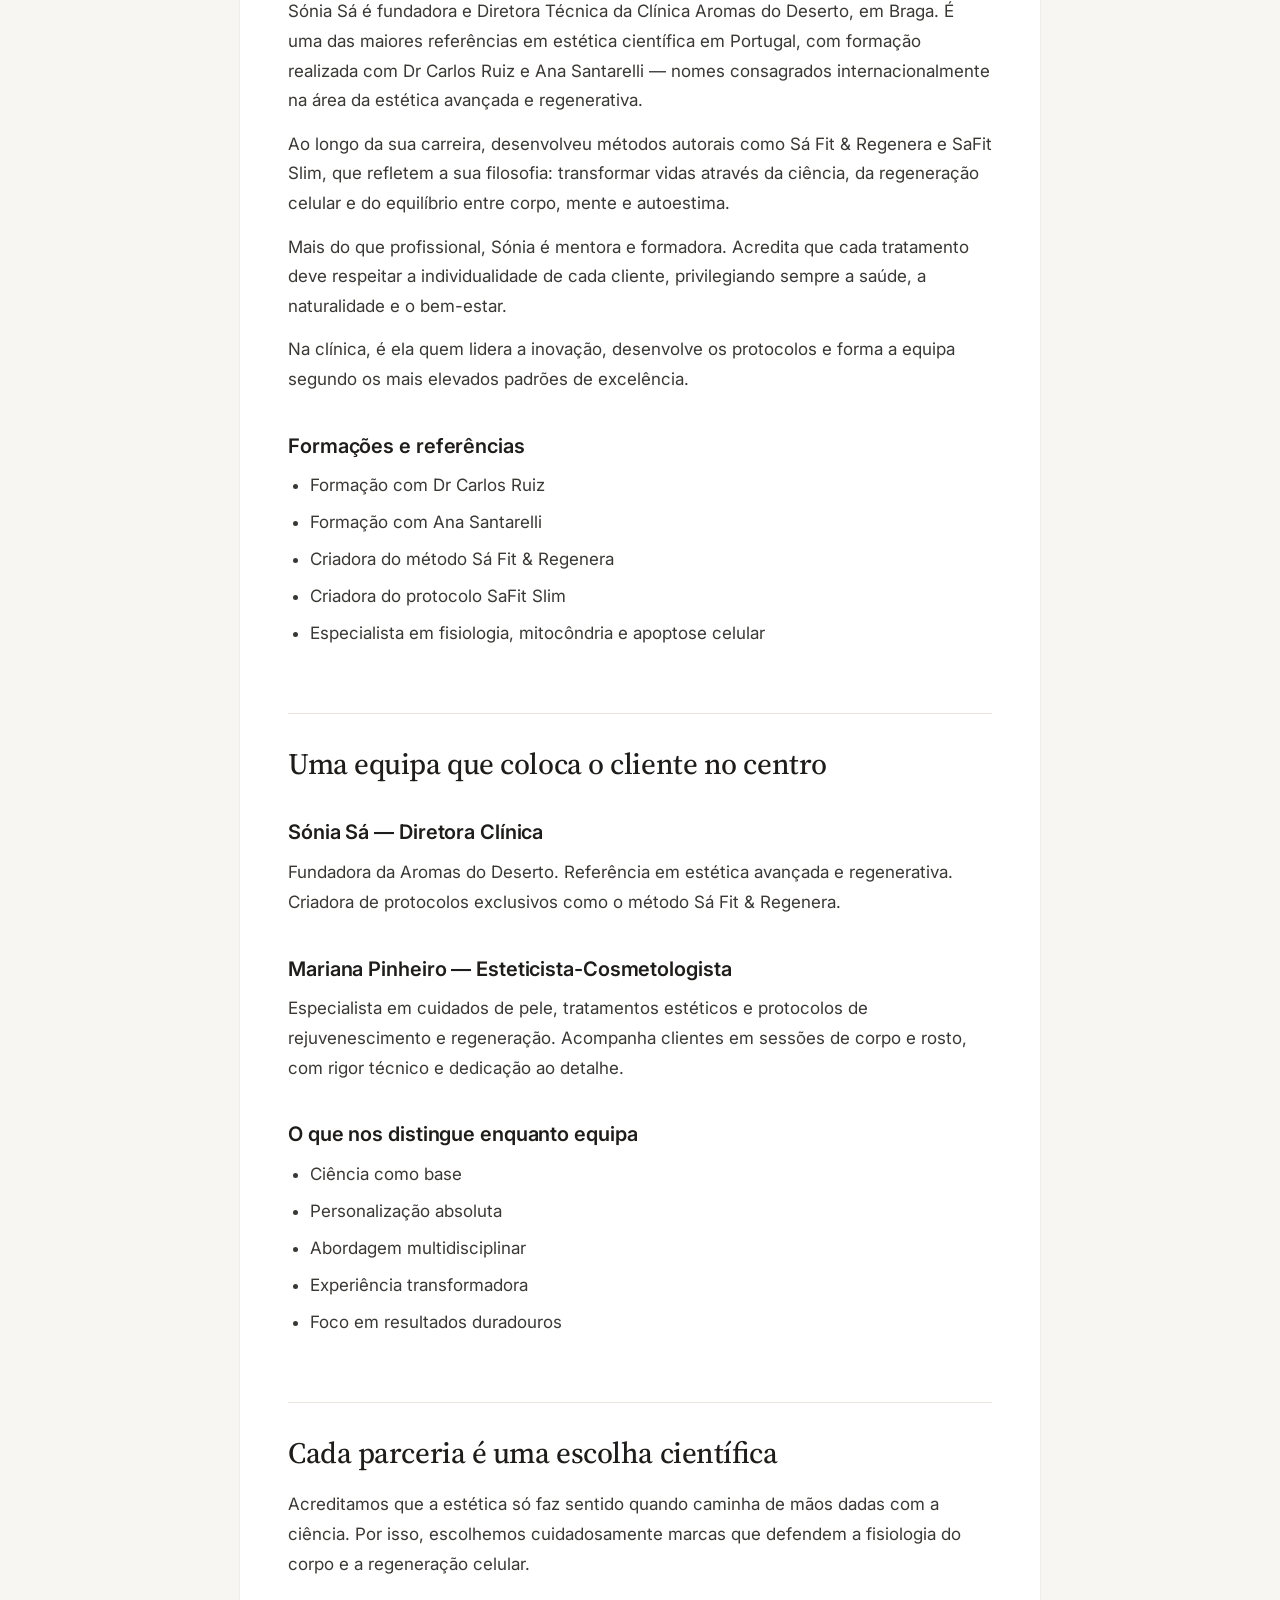
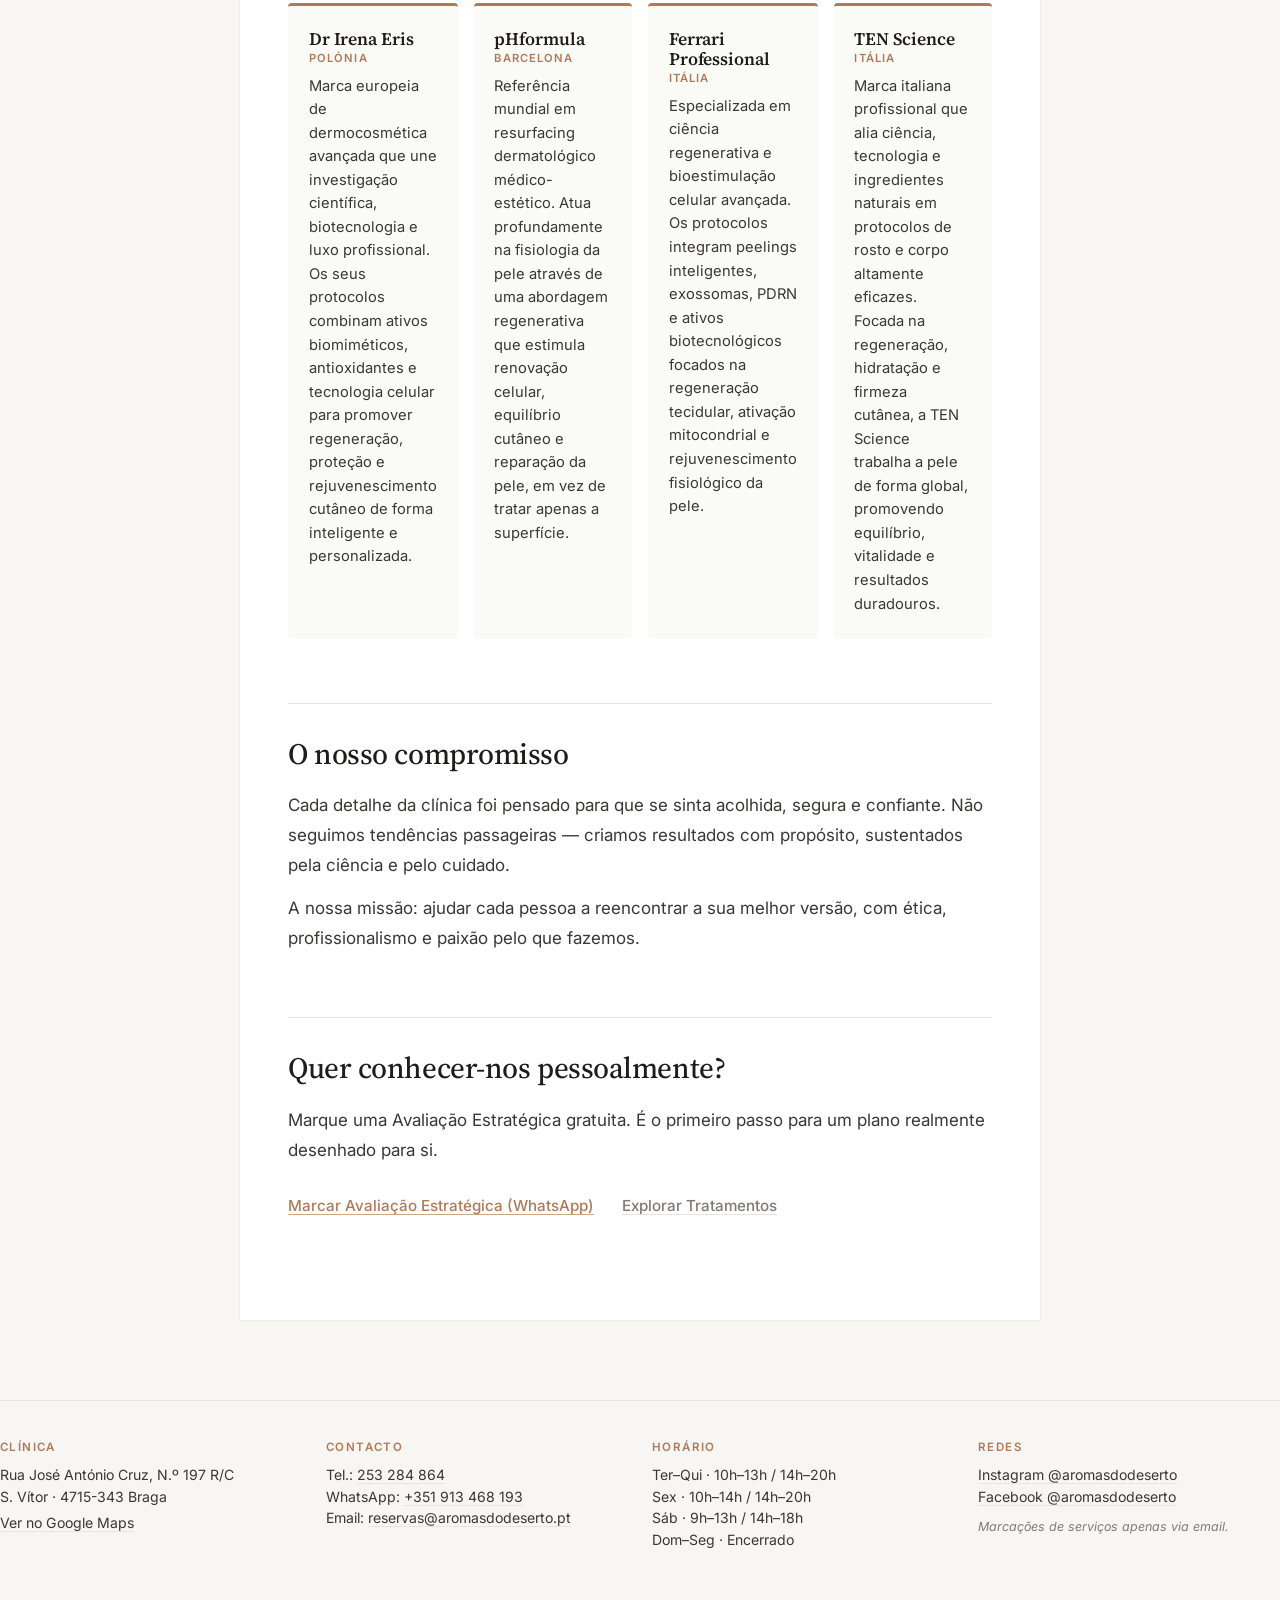
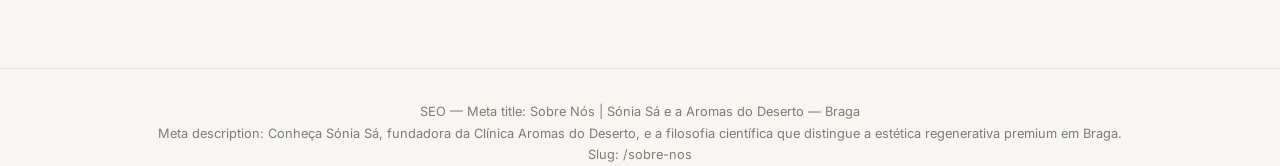
<file: sobre.html>
<!doctype html>
<html lang="pt-PT">
<head>
<meta charset="utf-8">
<meta name="viewport" content="width=device-width, initial-scale=1">
<title>Sobre Nós | Sónia Sá e a Aromas do Deserto — Braga</title>
<link rel="stylesheet" href="assets/style.css">
</head>
<body id="topo">

<nav>
  <a href="index.html">Home</a>
  <a href="sobre.html" class="active">Sobre</a>
  <a href="metodo.html">Método</a>
  <a href="tratamentos.html">Tratamentos</a>
  <a href="loja.html">Loja</a>
  <a href="resultados.html">Resultados</a>
  <a href="contacto.html">Contacto</a>
  <a href="politicas.html">Políticas</a>
</nav>

<div class="page">

<div class="hero">
<span class="tag">Página: Sobre Nós — PT-PT — autoridade, história, equipa, parcerias</span>

<h1>Mais do que estética. Uma jornada de regeneração.</h1>
<p class="lead">Conheça a Clínica Aromas do Deserto, a sua fundadora Sónia Sá e a filosofia científica que distingue cada protocolo.</p>

<div class="cta">
  <a href="contacto.html">Marcar Avaliação Estratégica</a>
  <a href="metodo.html">Ver o Método Sá Fit &amp; Regenera</a>
</div>
</div>
<h2>Quem somos</h2>
<p>Na Aromas do Deserto, a estética vai muito além da aparência. É uma jornada de transformação verdadeira, com base na ciência, na fisiologia e no cuidado individualizado.</p>
<p>Somos uma clínica especializada em estética avançada, integrativa e regenerativa, com foco no emagrecimento saudável e sustentável através de protocolos exclusivos e tecnologia de ponta. Acreditamos que cada corpo tem a sua história — e por isso, cada tratamento deve ser único, adaptado às necessidades reais de quem nos procura.</p>

<h2>Três pilares fundamentais</h2>
<table>
  <tr><th>Pilar</th><th>Descrição</th></tr>
  <tr><td>Base científica e fisiológica</td><td>Cada tratamento desenhado a partir da compreensão profunda do funcionamento celular e metabólico. Foco em lipólise, apoptose e regeneração tecidual.</td></tr>
  <tr><td>Atendimento personalizado</td><td>Avaliação completa e individual. Plano de ação coerente, que respeita a sua realidade e os seus objetivos.</td></tr>
  <tr><td>Transformação de dentro para fora</td><td>Mais do que resultados imediatos, procuramos mudanças duradouras que promovem saúde, autoestima e bem-estar.</td></tr>
</table>

<h2>Sónia Sá — a ciência por trás do método</h2>
<p class="placeholder">[Foto: Sónia Sá — A CONFIRMAR]</p>
<p>Sónia Sá é fundadora e Diretora Técnica da Clínica Aromas do Deserto, em Braga. É uma das maiores referências em estética científica em Portugal, com formação realizada com Dr Carlos Ruiz e Ana Santarelli — nomes consagrados internacionalmente na área da estética avançada e regenerativa.</p>
<p>Ao longo da sua carreira, desenvolveu métodos autorais como Sá Fit &amp; Regenera e SaFit Slim, que refletem a sua filosofia: transformar vidas através da ciência, da regeneração celular e do equilíbrio entre corpo, mente e autoestima.</p>
<p>Mais do que profissional, Sónia é mentora e formadora. Acredita que cada tratamento deve respeitar a individualidade de cada cliente, privilegiando sempre a saúde, a naturalidade e o bem-estar.</p>
<p>Na clínica, é ela quem lidera a inovação, desenvolve os protocolos e forma a equipa segundo os mais elevados padrões de excelência.</p>

<h3>Formações e referências</h3>
<ul>
  <li>Formação com Dr Carlos Ruiz</li>
  <li>Formação com Ana Santarelli</li>
  <li>Criadora do método Sá Fit &amp; Regenera</li>
  <li>Criadora do protocolo SaFit Slim</li>
  <li>Especialista em fisiologia, mitocôndria e apoptose celular</li>
</ul>

<h2>Uma equipa que coloca o cliente no centro</h2>
<h3>Sónia Sá — Diretora Clínica</h3>
<p>Fundadora da Aromas do Deserto. Referência em estética avançada e regenerativa. Criadora de protocolos exclusivos como o método Sá Fit &amp; Regenera.</p>

<h3>Mariana Pinheiro — Esteticista-Cosmetologista</h3>
<p>Especialista em cuidados de pele, tratamentos estéticos e protocolos de rejuvenescimento e regeneração. Acompanha clientes em sessões de corpo e rosto, com rigor técnico e dedicação ao detalhe.</p>

<h3>O que nos distingue enquanto equipa</h3>
<ul>
  <li>Ciência como base</li>
  <li>Personalização absoluta</li>
  <li>Abordagem multidisciplinar</li>
  <li>Experiência transformadora</li>
  <li>Foco em resultados duradouros</li>
</ul>

<h2>Cada parceria é uma escolha científica</h2>
<p>Acreditamos que a estética só faz sentido quando caminha de mãos dadas com a ciência. Por isso, escolhemos cuidadosamente marcas que defendem a fisiologia do corpo e a regeneração celular.</p>

<div class="brand-grid">

  <article class="brand-card">
    <h3>Dr Irena Eris<span class="brand-loc">Polónia</span></h3>
    <p>Marca europeia de dermocosmética avançada que une investigação científica, biotecnologia e luxo profissional. Os seus protocolos combinam ativos biomiméticos, antioxidantes e tecnologia celular para promover regeneração, proteção e rejuvenescimento cutâneo de forma inteligente e personalizada.</p>
  </article>

  <article class="brand-card">
    <h3>pHformula<span class="brand-loc">Barcelona</span></h3>
    <p>Referência mundial em resurfacing dermatológico médico-estético. Atua profundamente na fisiologia da pele através de uma abordagem regenerativa que estimula renovação celular, equilíbrio cutâneo e reparação da pele, em vez de tratar apenas a superfície.</p>
  </article>

  <article class="brand-card">
    <h3>Ferrari Professional<span class="brand-loc">Itália</span></h3>
    <p>Especializada em ciência regenerativa e bioestimulação celular avançada. Os protocolos integram peelings inteligentes, exossomas, PDRN e ativos biotecnológicos focados na regeneração tecidular, ativação mitocondrial e rejuvenescimento fisiológico da pele.</p>
  </article>

  <article class="brand-card">
    <h3>TEN Science<span class="brand-loc">Itália</span></h3>
    <p>Marca italiana profissional que alia ciência, tecnologia e ingredientes naturais em protocolos de rosto e corpo altamente eficazes. Focada na regeneração, hidratação e firmeza cutânea, a TEN Science trabalha a pele de forma global, promovendo equilíbrio, vitalidade e resultados duradouros.</p>
  </article>

</div>

<h2>O nosso compromisso</h2>
<p>Cada detalhe da clínica foi pensado para que se sinta acolhida, segura e confiante. Não seguimos tendências passageiras — criamos resultados com propósito, sustentados pela ciência e pelo cuidado.</p>
<p>A nossa missão: ajudar cada pessoa a reencontrar a sua melhor versão, com ética, profissionalismo e paixão pelo que fazemos.</p>

<h2>Quer conhecer-nos pessoalmente?</h2>
<p>Marque uma Avaliação Estratégica gratuita. É o primeiro passo para um plano realmente desenhado para si.</p>
<div class="cta">
  <a href="contacto.html">Marcar Avaliação Estratégica (WhatsApp)</a>
  <a href="tratamentos.html">Explorar Tratamentos</a>
</div>

</div>

<section class="site-contact">
  <div class="site-contact-grid">
    <div class="site-contact-col">
      <h4>Clínica</h4>
      <p>Rua José António Cruz, N.º 197 R/C<br>S. Vítor · 4715-343 Braga</p>
      <p><a href="https://www.google.com/maps?q=41.545170,-8.405386" target="_blank" rel="noopener">Ver no Google Maps</a></p>
    </div>
    <div class="site-contact-col">
      <h4>Contacto</h4>
      <p>Tel.: <a href="tel:+351253284864">253 284 864</a><br>
      WhatsApp: <a href="https://wa.me/351913468193" target="_blank" rel="noopener">+351 913 468 193</a><br>
      Email: <a href="mailto:reservas@aromasdodeserto.pt">reservas@aromasdodeserto.pt</a></p>
    </div>
    <div class="site-contact-col">
      <h4>Horário</h4>
      <p>Ter–Qui · 10h–13h / 14h–20h<br>
      Sex · 10h–14h / 14h–20h<br>
      Sáb · 9h–13h / 14h–18h<br>
      Dom–Seg · Encerrado</p>
    </div>
    <div class="site-contact-col">
      <h4>Redes</h4>
      <p><a href="https://instagram.com/aromasdodeserto" target="_blank" rel="noopener">Instagram @aromasdodeserto</a><br>
      <a href="https://facebook.com/aromasdodeserto" target="_blank" rel="noopener">Facebook @aromasdodeserto</a></p>
      <p class="site-contact-note">Marcações de serviços apenas via email.</p>
    </div>
  </div>
</section>

<footer>
SEO — Meta title: Sobre Nós | Sónia Sá e a Aromas do Deserto — Braga<br>
Meta description: Conheça Sónia Sá, fundadora da Clínica Aromas do Deserto, e a filosofia científica que distingue a estética regenerativa premium em Braga.<br>
Slug: /sobre-nos
</footer>

</body>
</html>
</file>
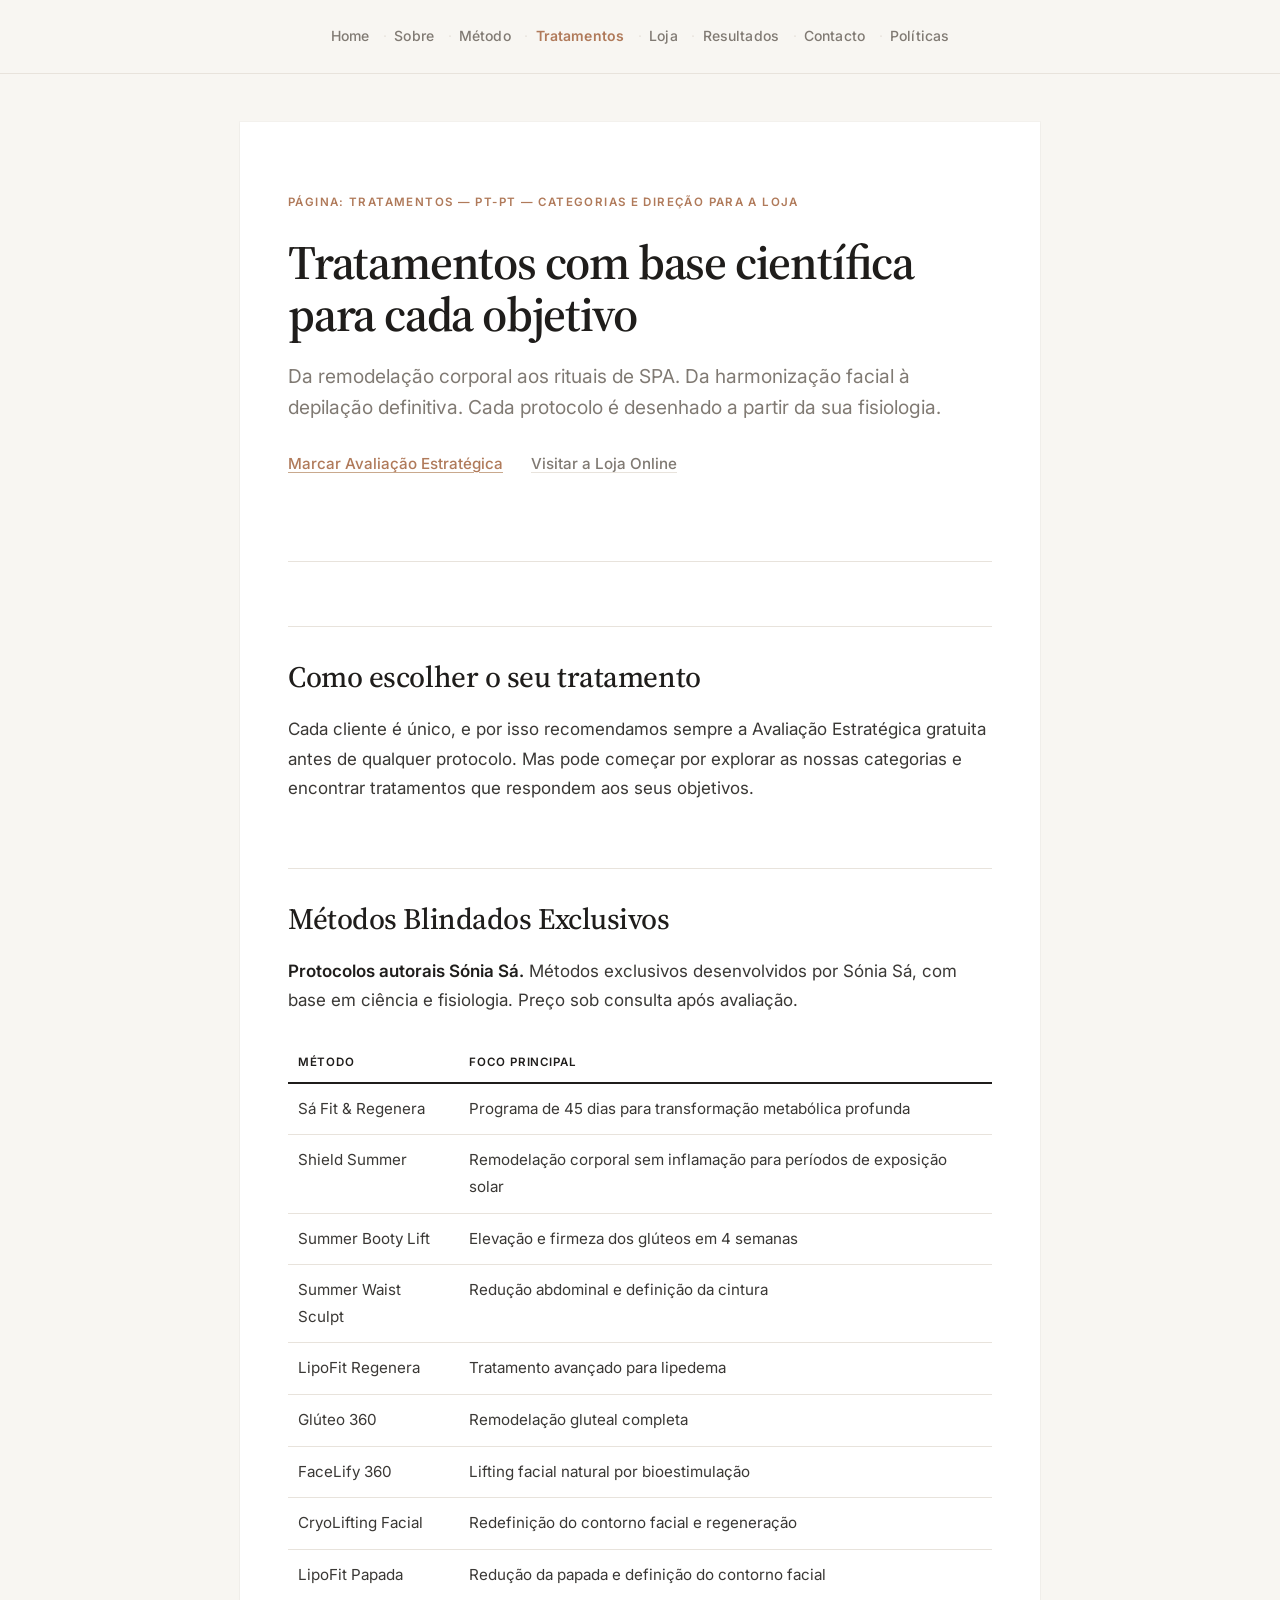
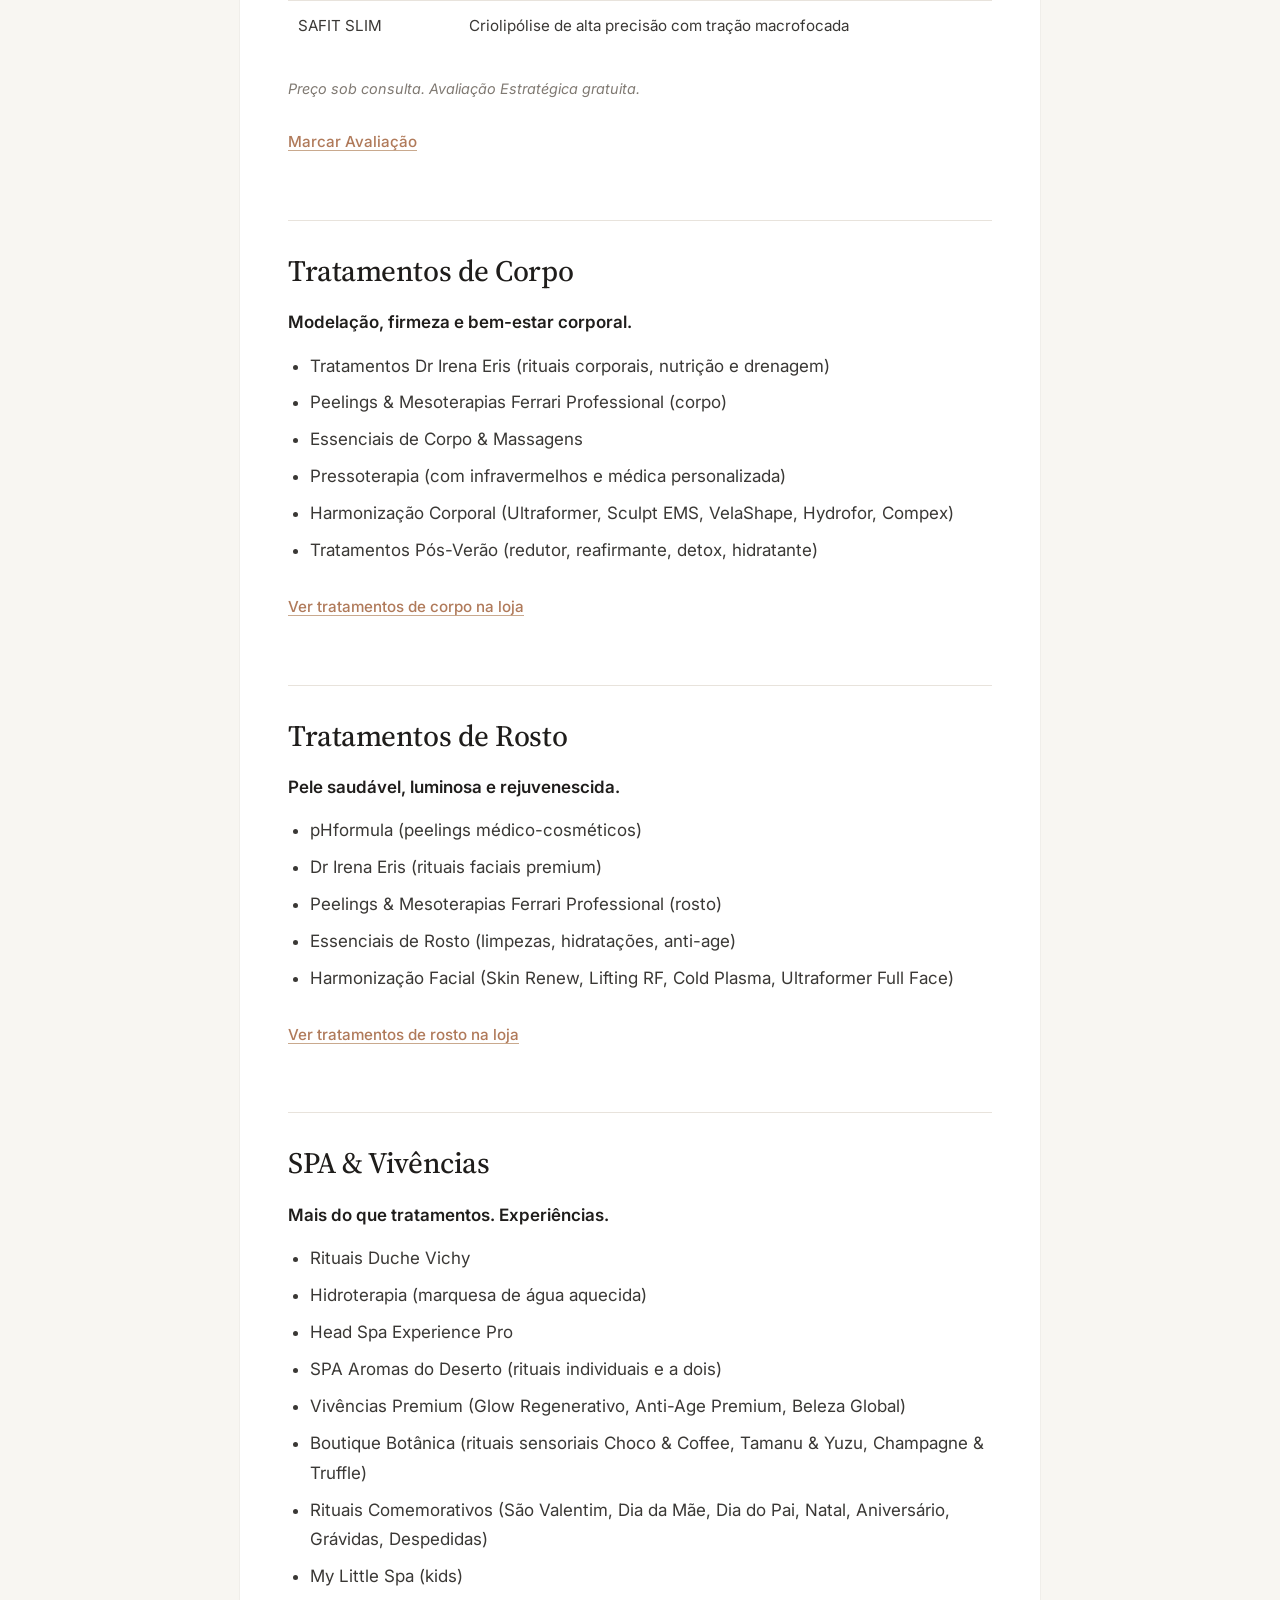
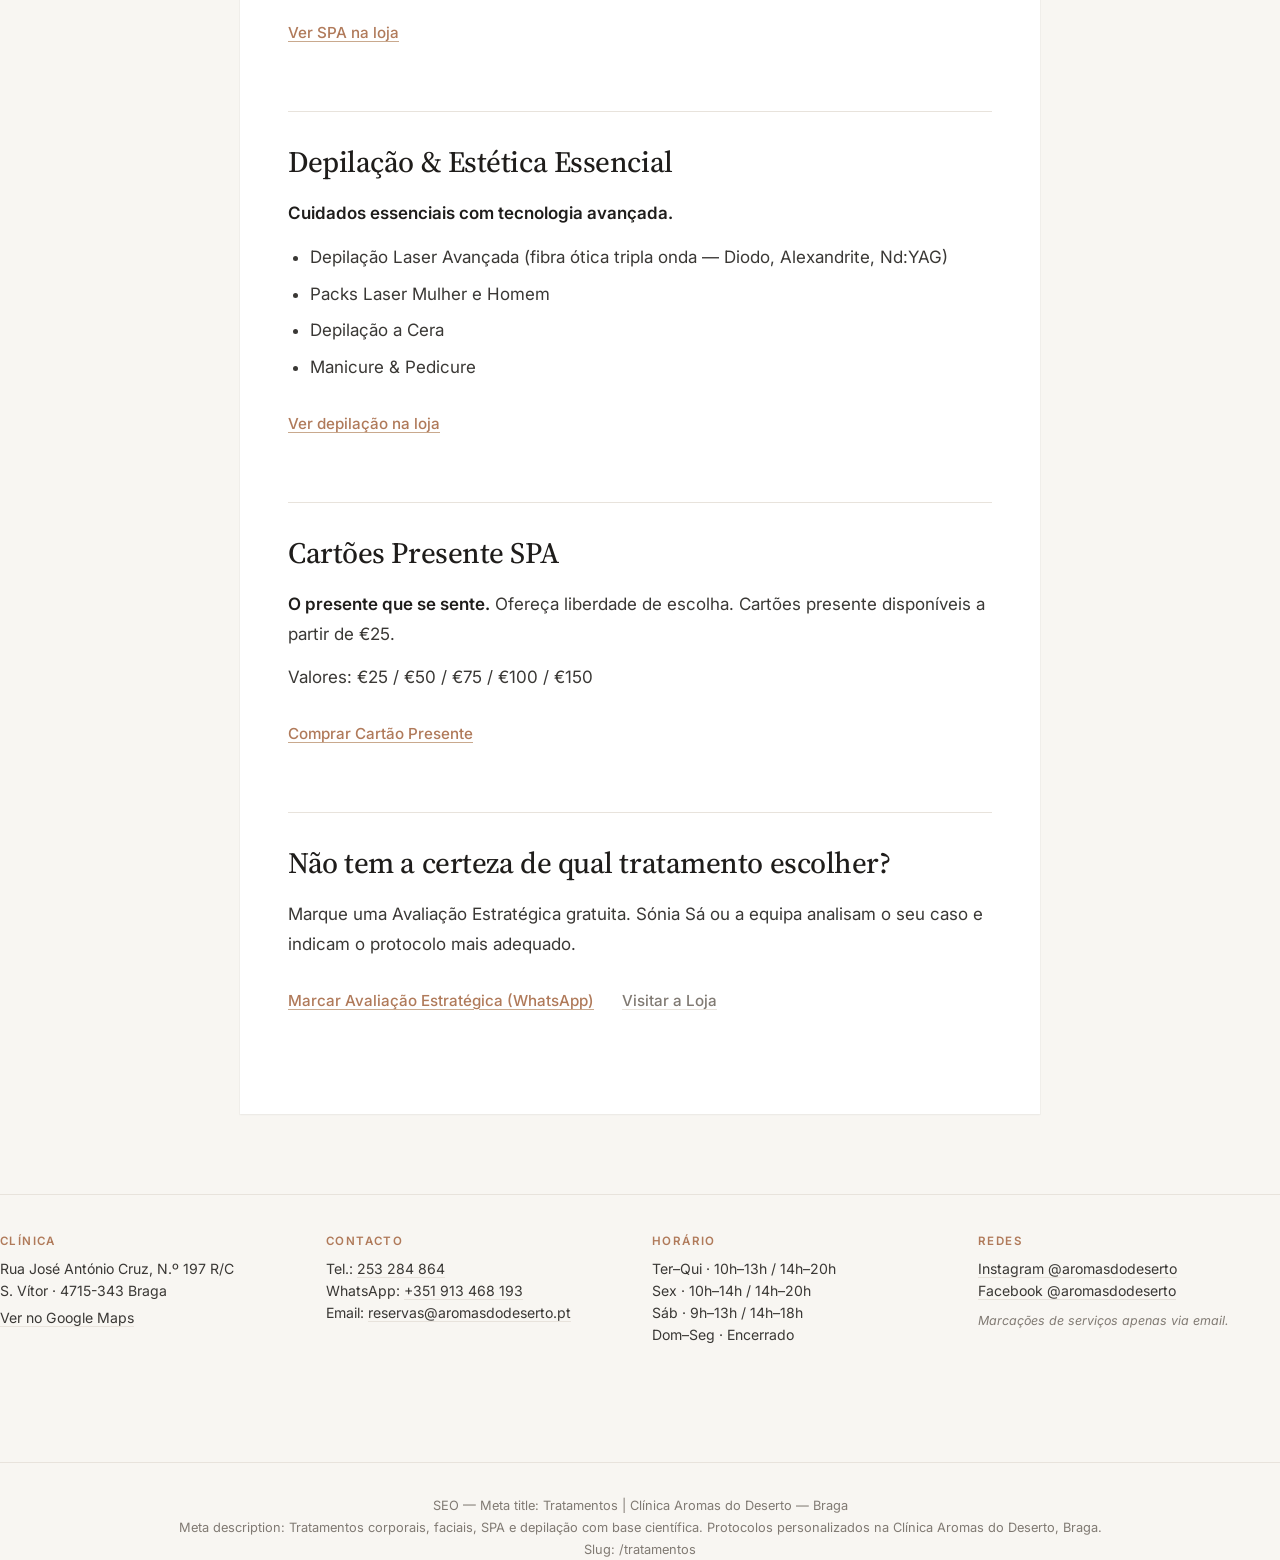
<file: tratamentos.html>
<!doctype html>
<html lang="pt-PT">
<head>
<meta charset="utf-8">
<meta name="viewport" content="width=device-width, initial-scale=1">
<title>Tratamentos | Clínica Aromas do Deserto — Braga</title>
<link rel="stylesheet" href="assets/style.css">
</head>
<body id="topo">

<nav>
  <a href="index.html">Home</a>
  <a href="sobre.html">Sobre</a>
  <a href="metodo.html">Método</a>
  <a href="tratamentos.html" class="active">Tratamentos</a>
  <a href="loja.html">Loja</a>
  <a href="resultados.html">Resultados</a>
  <a href="contacto.html">Contacto</a>
  <a href="politicas.html">Políticas</a>
</nav>

<div class="page">

<div class="hero">
<span class="tag">Página: Tratamentos — PT-PT — categorias e direção para a Loja</span>

<h1>Tratamentos com base científica para cada objetivo</h1>
<p class="lead">Da remodelação corporal aos rituais de SPA. Da harmonização facial à depilação definitiva. Cada protocolo é desenhado a partir da sua fisiologia.</p>

<div class="cta">
  <a href="contacto.html">Marcar Avaliação Estratégica</a>
  <a href="loja.html">Visitar a Loja Online</a>
</div>
</div>
<h2>Como escolher o seu tratamento</h2>
<p>Cada cliente é único, e por isso recomendamos sempre a Avaliação Estratégica gratuita antes de qualquer protocolo. Mas pode começar por explorar as nossas categorias e encontrar tratamentos que respondem aos seus objetivos.</p>

<h2>Métodos Blindados Exclusivos</h2>
<p><strong>Protocolos autorais Sónia Sá.</strong> Métodos exclusivos desenvolvidos por Sónia Sá, com base em ciência e fisiologia. Preço sob consulta após avaliação.</p>

<table>
  <tr><th>Método</th><th>Foco principal</th></tr>
  <tr><td>Sá Fit &amp; Regenera</td><td>Programa de 45 dias para transformação metabólica profunda</td></tr>
  <tr><td>Shield Summer</td><td>Remodelação corporal sem inflamação para períodos de exposição solar</td></tr>
  <tr><td>Summer Booty Lift</td><td>Elevação e firmeza dos glúteos em 4 semanas</td></tr>
  <tr><td>Summer Waist Sculpt</td><td>Redução abdominal e definição da cintura</td></tr>
  <tr><td>LipoFit Regenera</td><td>Tratamento avançado para lipedema</td></tr>
  <tr><td>Glúteo 360</td><td>Remodelação gluteal completa</td></tr>
  <tr><td>FaceLify 360</td><td>Lifting facial natural por bioestimulação</td></tr>
  <tr><td>CryoLifting Facial</td><td>Redefinição do contorno facial e regeneração</td></tr>
  <tr><td>LipoFit Papada</td><td>Redução da papada e definição do contorno facial</td></tr>
  <tr><td>SAFIT SLIM</td><td>Criolipólise de alta precisão com tração macrofocada</td></tr>
</table>
<p class="note">Preço sob consulta. Avaliação Estratégica gratuita.</p>
<div class="cta"><a href="contacto.html">Marcar Avaliação</a></div>

<h2>Tratamentos de Corpo</h2>
<p><strong>Modelação, firmeza e bem-estar corporal.</strong></p>
<ul>
  <li>Tratamentos Dr Irena Eris (rituais corporais, nutrição e drenagem)</li>
  <li>Peelings &amp; Mesoterapias Ferrari Professional (corpo)</li>
  <li>Essenciais de Corpo &amp; Massagens</li>
  <li>Pressoterapia (com infravermelhos e médica personalizada)</li>
  <li>Harmonização Corporal (Ultraformer, Sculpt EMS, VelaShape, Hydrofor, Compex)</li>
  <li>Tratamentos Pós-Verão (redutor, reafirmante, detox, hidratante)</li>
</ul>
<div class="cta"><a href="loja.html">Ver tratamentos de corpo na loja</a></div>

<h2>Tratamentos de Rosto</h2>
<p><strong>Pele saudável, luminosa e rejuvenescida.</strong></p>
<ul>
  <li>pHformula (peelings médico-cosméticos)</li>
  <li>Dr Irena Eris (rituais faciais premium)</li>
  <li>Peelings &amp; Mesoterapias Ferrari Professional (rosto)</li>
  <li>Essenciais de Rosto (limpezas, hidratações, anti-age)</li>
  <li>Harmonização Facial (Skin Renew, Lifting RF, Cold Plasma, Ultraformer Full Face)</li>
</ul>
<div class="cta"><a href="loja.html">Ver tratamentos de rosto na loja</a></div>

<h2>SPA &amp; Vivências</h2>
<p><strong>Mais do que tratamentos. Experiências.</strong></p>
<ul>
  <li>Rituais Duche Vichy</li>
  <li>Hidroterapia (marquesa de água aquecida)</li>
  <li>Head Spa Experience Pro</li>
  <li>SPA Aromas do Deserto (rituais individuais e a dois)</li>
  <li>Vivências Premium (Glow Regenerativo, Anti-Age Premium, Beleza Global)</li>
  <li>Boutique Botânica (rituais sensoriais Choco &amp; Coffee, Tamanu &amp; Yuzu, Champagne &amp; Truffle)</li>
  <li>Rituais Comemorativos (São Valentim, Dia da Mãe, Dia do Pai, Natal, Aniversário, Grávidas, Despedidas)</li>
  <li>My Little Spa (kids)</li>
</ul>
<div class="cta"><a href="loja.html">Ver SPA na loja</a></div>

<h2>Depilação &amp; Estética Essencial</h2>
<p><strong>Cuidados essenciais com tecnologia avançada.</strong></p>
<ul>
  <li>Depilação Laser Avançada (fibra ótica tripla onda — Diodo, Alexandrite, Nd:YAG)</li>
  <li>Packs Laser Mulher e Homem</li>
  <li>Depilação a Cera</li>
  <li>Manicure &amp; Pedicure</li>
</ul>
<div class="cta"><a href="loja.html">Ver depilação na loja</a></div>

<h2>Cartões Presente SPA</h2>
<p><strong>O presente que se sente.</strong> Ofereça liberdade de escolha. Cartões presente disponíveis a partir de €25.</p>
<p>Valores: €25 / €50 / €75 / €100 / €150</p>
<div class="cta"><a href="loja.html#cat-17">Comprar Cartão Presente</a></div>

<h2>Não tem a certeza de qual tratamento escolher?</h2>
<p>Marque uma Avaliação Estratégica gratuita. Sónia Sá ou a equipa analisam o seu caso e indicam o protocolo mais adequado.</p>
<div class="cta">
  <a href="contacto.html">Marcar Avaliação Estratégica (WhatsApp)</a>
  <a href="loja.html">Visitar a Loja</a>
</div>

</div>

<section class="site-contact">
  <div class="site-contact-grid">
    <div class="site-contact-col">
      <h4>Clínica</h4>
      <p>Rua José António Cruz, N.º 197 R/C<br>S. Vítor · 4715-343 Braga</p>
      <p><a href="https://www.google.com/maps?q=41.545170,-8.405386" target="_blank" rel="noopener">Ver no Google Maps</a></p>
    </div>
    <div class="site-contact-col">
      <h4>Contacto</h4>
      <p>Tel.: <a href="tel:+351253284864">253 284 864</a><br>
      WhatsApp: <a href="https://wa.me/351913468193" target="_blank" rel="noopener">+351 913 468 193</a><br>
      Email: <a href="mailto:reservas@aromasdodeserto.pt">reservas@aromasdodeserto.pt</a></p>
    </div>
    <div class="site-contact-col">
      <h4>Horário</h4>
      <p>Ter–Qui · 10h–13h / 14h–20h<br>
      Sex · 10h–14h / 14h–20h<br>
      Sáb · 9h–13h / 14h–18h<br>
      Dom–Seg · Encerrado</p>
    </div>
    <div class="site-contact-col">
      <h4>Redes</h4>
      <p><a href="https://instagram.com/aromasdodeserto" target="_blank" rel="noopener">Instagram @aromasdodeserto</a><br>
      <a href="https://facebook.com/aromasdodeserto" target="_blank" rel="noopener">Facebook @aromasdodeserto</a></p>
      <p class="site-contact-note">Marcações de serviços apenas via email.</p>
    </div>
  </div>
</section>

<footer>
SEO — Meta title: Tratamentos | Clínica Aromas do Deserto — Braga<br>
Meta description: Tratamentos corporais, faciais, SPA e depilação com base científica. Protocolos personalizados na Clínica Aromas do Deserto, Braga.<br>
Slug: /tratamentos
</footer>

</body>
</html>
</file>
<file: assets/style.css>
/* Preview minimalista — pagina elegante tipo Stripe Press / Apple Newsroom / iA */

@import url('https://fonts.googleapis.com/css2?family=Source+Serif+4:ital,wght@0,400;0,500;0,600;1,400&family=Inter:wght@400;500;600&display=swap');

:root {
  --ink: #1f1d1b;
  --ink-soft: #3a3835;
  --muted: #807a73;
  --accent-muted: #8b6f5c;
  --rule: #e8e3dc;
  --rule-soft: #efeae3;
  --bg: #f8f6f2;            /* off-white quente */
  --paper: #ffffff;          /* container central */
  --surface: #fafaf7;        /* cards, blockquote */
  --surface-toc: #f8f5ef;
  --accent: #b07a5a;         /* terracota suave */
  --accent-soft: #c9a98e;
  --serif: "Source Serif 4", "Iowan Old Style", "Apple Garamond", Georgia, "Times New Roman", serif;
  --sans: "Inter", system-ui, -apple-system, "Segoe UI", Roboto, "Helvetica Neue", Arial, sans-serif;
}

* { box-sizing: border-box; }
html { -webkit-text-size-adjust: 100%; background: var(--bg); }

body {
  font-family: var(--sans);
  margin: 0;
  padding: 0;
  line-height: 1.75;
  color: var(--ink-soft);
  background: var(--bg);
  font-size: 17px;
  font-feature-settings: "kern", "liga";
  -webkit-font-smoothing: antialiased;
  -moz-osx-font-smoothing: grayscale;
}

/* === Container central — paper sobre off-white === */
.page,
body > nav,
body > .tag,
body > h1,
body > h2,
body > h3,
body > h4,
body > p,
body > ul,
body > ol,
body > div,
body > blockquote,
body > table,
body > hr,
body > footer,
body > section,
body > main {
  /* placeholder; real layout via .page wrapper inserido nos htmls */
}

/* Quando os htmls usam wrapper .page */
.page {
  max-width: 800px;
  margin: 2rem auto 5rem;
  background: var(--paper);
  padding: 4rem 3rem;
  box-shadow: 0 1px 2px rgba(0,0,0,0.04), 0 0 0 1px rgba(0,0,0,0.02);
  border-radius: 0;
}

/* Fallback: HTMLs sem wrapper ainda funcionam — body simula container */
body:not(:has(.page)) {
  max-width: 800px;
  margin: 0 auto;
  padding: 4rem 3rem 5rem;
  background: var(--paper);
  box-shadow: 0 1px 2px rgba(0,0,0,0.04);
}

/* === Tipografia === */
h1, h2, h3, h4 {
  font-family: var(--serif);
  color: var(--ink);
  line-height: 1.15;
  letter-spacing: -0.015em;
}

h1 {
  font-size: 3rem;
  margin: 0 0 1.25rem;
  font-weight: 600;
  line-height: 1.1;
  letter-spacing: -0.025em;
}

h2 {
  font-size: 1.85rem;
  font-weight: 500;
  margin: 4rem 0 1.25rem;
  padding-top: 2rem;
  border-top: 1px solid var(--rule);
  line-height: 1.2;
}

h3 {
  font-family: var(--sans);
  font-size: 1.25rem;
  font-weight: 600;
  margin: 2.5rem 0 0.6rem;
  letter-spacing: -0.005em;
  color: var(--ink);
}

h4 {
  font-family: var(--sans);
  font-size: 1rem;
  font-weight: 600;
  margin: 1.75rem 0 0.5rem;
  text-transform: uppercase;
  letter-spacing: 0.05em;
  color: var(--ink);
}

p { margin: 0.85rem 0; color: var(--ink-soft); }
strong { color: var(--ink); font-weight: 600; }

ul, ol { padding-left: 1.4rem; margin: 0.85rem 0; color: var(--ink-soft); }
li { margin: 0.45rem 0; }

/* === Hero (primeira secao com tag + h1 + lead + hr) === */
.hero {
  padding-bottom: 3rem;
  margin-bottom: 1rem;
  border-bottom: 1px solid var(--rule);
}
.hero .tag {
  margin-bottom: 1.5rem;
}
.hero h1 {
  margin-top: 0;
}
.hero .lead {
  font-size: 1.2rem;
  color: var(--muted);
  line-height: 1.6;
  margin: 0.5rem 0 1.5rem;
  font-weight: 400;
}

/* === Tag — uppercase tracked === */
.tag {
  display: inline-block;
  font-family: var(--sans);
  font-size: 0.72rem;
  color: var(--accent);
  margin-bottom: 1rem;
  letter-spacing: 0.12em;
  text-transform: uppercase;
  font-weight: 600;
}

/* === Links === */
a {
  color: var(--accent);
  text-decoration: underline;
  text-decoration-thickness: 1px;
  text-underline-offset: 3px;
  text-decoration-color: var(--accent-soft);
  transition: color 0.15s ease, text-decoration-color 0.15s ease;
}
a:hover {
  color: var(--ink);
  text-decoration-color: var(--ink);
}

/* === Nav topo — centralizado, dot separator === */
nav {
  border-bottom: 1px solid var(--rule);
  padding: 1.5rem 0;
  margin: 0 0 3rem;
  font-family: var(--sans);
  font-size: 0.875rem;
  text-align: center;
  letter-spacing: 0.01em;
}
nav a {
  display: inline-block;
  margin: 0 0.65rem;
  color: var(--muted);
  text-decoration: none;
  font-weight: 500;
  position: relative;
}
nav a + a::before {
  content: "·";
  position: absolute;
  left: -0.7rem;
  color: var(--rule);
  font-weight: 400;
}
nav a:hover {
  color: var(--ink);
}
nav a.active {
  color: var(--accent);
  font-weight: 600;
}

/* === CTAs (links sublinhados) === */
.cta {
  margin: 1.75rem 0 2.25rem;
  font-family: var(--sans);
  font-size: 0.95rem;
}
.cta a {
  margin-right: 1.5rem;
  font-weight: 500;
}
.cta a + a {
  color: var(--muted);
  text-decoration-color: var(--rule);
}
.cta a + a:hover {
  color: var(--ink);
  text-decoration-color: var(--ink);
}

/* === Note discreta === */
.note {
  font-size: 0.9rem;
  color: var(--muted);
  font-style: italic;
  margin: 0.5rem 0;
}

/* Texto de apoio (preco, duracao) */
.support, .meta-info {
  color: var(--accent-muted);
  font-weight: 500;
}

/* === Tabelas === */
table {
  border-collapse: collapse;
  width: 100%;
  margin: 1.5rem 0;
  font-size: 0.95rem;
}
th, td {
  padding: 0.75rem 0.6rem;
  text-align: left;
  vertical-align: top;
  border-bottom: 1px solid var(--rule);
}
th {
  background: transparent;
  color: var(--ink);
  font-family: var(--sans);
  font-size: 0.72rem;
  font-weight: 600;
  text-transform: uppercase;
  letter-spacing: 0.08em;
  border-bottom: 2px solid var(--ink);
  padding-bottom: 0.6rem;
}
td { color: var(--ink-soft); }
tr:last-child td { border-bottom: 0; }

/* === Blockquote === */
blockquote {
  background: var(--surface);
  border-left: 4px solid var(--accent);
  margin: 1.75rem 0;
  padding: 2rem;
  color: var(--ink-soft);
  font-family: var(--serif);
  font-style: italic;
  font-size: 1.1rem;
  line-height: 1.6;
}
blockquote cite {
  display: block;
  margin-top: 0.85rem;
  font-family: var(--sans);
  font-style: normal;
  font-size: 0.85rem;
  font-weight: 500;
  color: var(--accent-muted);
  letter-spacing: 0.02em;
}

/* === HR === */
hr {
  border: 0;
  border-top: 1px solid var(--rule);
  margin: 3rem 0;
}

/* === Footer === */
footer {
  margin-top: 6rem;
  padding-top: 2rem;
  border-top: 1px solid var(--rule);
  font-family: var(--sans);
  font-size: 0.8rem;
  color: var(--muted);
  line-height: 1.7;
  text-align: center;
}

/* === Placeholder === */
.placeholder {
  color: var(--muted);
  font-style: italic;
  background: var(--surface);
  padding: 0.18rem 0.45rem;
  border-radius: 2px;
  font-size: 0.95em;
}

/* === Loja: cards de produto === */
.product {
  background: var(--surface);
  border-left: 3px solid var(--accent);
  border-radius: 4px;
  padding: 1.5rem 1.75rem;
  margin: 0 0 1.5rem;
}
.product h3 {
  margin: 0 0 0.5rem;
  font-family: var(--sans);
  font-size: 1.15rem;
  color: var(--ink);
}
.product p {
  margin: 0.4rem 0;
}
.product .price {
  display: inline-block;
  color: var(--accent);
  font-weight: 600;
  font-size: 1.05rem;
  margin: 0.25rem 0 0.5rem;
}
.product .duration {
  color: var(--accent-muted);
  font-weight: 500;
  font-size: 0.9rem;
}
.product .product-cta {
  display: inline-block;
  margin-top: 0.6rem;
  font-family: var(--sans);
  font-size: 0.9rem;
  font-weight: 500;
  color: var(--accent);
}

/* Fallback automatico: h3 + p adjacente nas listagens da loja vira card */
/* (NAO aplica em h3.subcategoria) */
main h3:not(.subcategoria) + p,
.shop h3:not(.subcategoria) + p,
body > h3:not(.subcategoria) + p {
  /* nada — agora todos produtos estao em <article class="product"> */
}

/* === Loja v2: Tabela de variacoes dentro do card === */
.product table.variations {
  margin: 0.85rem 0 0.5rem;
  border-collapse: collapse;
  width: 100%;
  font-size: 0.92rem;
  background: var(--paper);
  border-radius: 3px;
  overflow: hidden;
}
.product table.variations thead th {
  background: #fafaf7;
  color: var(--ink);
  font-family: var(--sans);
  font-size: 0.7rem;
  font-weight: 600;
  text-transform: uppercase;
  letter-spacing: 0.08em;
  padding: 0.55rem 0.7rem;
  text-align: left;
  border-bottom: 1px solid var(--rule);
}
.product table.variations tbody td {
  padding: 0.55rem 0.7rem;
  border-bottom: 1px solid var(--rule);
  color: var(--ink-soft);
  vertical-align: top;
}
.product table.variations tbody tr:last-child td {
  border-bottom: 0;
}
.product table.variations th.price-col,
.product table.variations td.price-col {
  text-align: right;
  white-space: nowrap;
}
.product table.variations td.price-col {
  color: var(--accent);
  font-weight: 600;
}

/* Subcategoria dentro de categoria (ex: 16.1 — My Little Spa) */
h3.subcategoria {
  font-family: var(--sans);
  font-size: 0.9rem;
  text-transform: uppercase;
  letter-spacing: 0.1em;
  color: var(--accent-muted);
  font-weight: 600;
  margin: 3rem 0 1.25rem;
  padding-top: 1.5rem;
  border-top: 1px dashed var(--rule);
}

/* Linha de preco curto: **€90 — 60 min** | CTA: ... */
.product .price-line {
  margin: 0.6rem 0 0.3rem;
  font-size: 0.95rem;
}
.product .price-line .price-tag {
  display: inline-block;
  color: var(--accent);
  font-weight: 600;
  margin-right: 0.6rem;
}
.product .price-line .cta-sep {
  color: var(--rule);
  margin: 0 0.4rem;
}
.product .price-line .cta-text {
  color: var(--muted);
  font-size: 0.9rem;
}

.product .cta-line {
  margin: 0.5rem 0 0;
  font-size: 0.9rem;
  color: var(--muted);
}
.product .cta-line strong {
  color: var(--accent-muted);
}

.product .variations-label {
  margin: 0.85rem 0 0.3rem;
  font-size: 0.88rem;
  color: var(--accent-muted);
}

/* Contador de produtos no TOC */
.cat-count {
  color: var(--muted);
  font-size: 0.85rem;
  font-weight: 400;
  margin-left: 0.25rem;
}

/* preco em destaque */
em.price, strong.price, span.price {
  color: var(--accent);
  font-weight: 600;
  font-style: normal;
}

/* === TOC da loja === */
.toc-box,
ol#toc,
body > h2#categorias + ol {
  background: var(--surface-toc);
  padding: 2rem;
  border-radius: 4px;
  list-style: none;
  padding-left: 2rem;
  columns: 2;
  column-gap: 2rem;
  margin: 1.5rem 0 2.5rem;
}
.toc-box li,
ol#toc li,
body > h2#categorias + ol li {
  break-inside: avoid;
  margin: 0.45rem 0;
  padding: 0.2rem 0;
  border-bottom: 1px dotted var(--rule);
  list-style: none;
  counter-increment: cat;
  position: relative;
  padding-left: 1.5rem;
}
.toc-box li::before,
ol#toc li::before,
body > h2#categorias + ol li::before {
  content: counter(cat) ".";
  position: absolute;
  left: 0;
  color: var(--accent);
  font-family: var(--sans);
  font-weight: 600;
  font-size: 0.9rem;
}
ol#toc, body > h2#categorias + ol { counter-reset: cat; }

.toc-box li a,
ol#toc li a,
body > h2#categorias + ol li a {
  text-decoration: none;
  color: var(--ink-soft);
  font-family: var(--sans);
  font-weight: 500;
  font-size: 0.95rem;
}
.toc-box li a:hover,
ol#toc li a:hover,
body > h2#categorias + ol li a:hover {
  color: var(--accent);
}

@media (max-width: 640px) {
  .toc-box, ol#toc, body > h2#categorias + ol { columns: 1; }
}

/* "Voltar ao topo" fixo === */
.back-to-top {
  position: fixed;
  bottom: 1.5rem;
  right: 1.5rem;
  background: var(--paper);
  border: 1px solid var(--rule);
  padding: 0.5rem 0.9rem;
  font-family: var(--sans);
  font-size: 0.78rem;
  color: var(--muted);
  text-decoration: none;
  border-radius: 3px;
  box-shadow: 0 1px 3px rgba(0,0,0,0.04);
}
.back-to-top:hover {
  color: var(--accent);
  border-color: var(--accent-soft);
}

/* === Selecao === */
::selection {
  background: var(--accent-soft);
  color: var(--ink);
}

/* === Mobile === */
@media (max-width: 640px) {
  .page,
  body:not(:has(.page)) {
    padding: 2rem 1.25rem 4rem;
    margin: 0;
    max-width: 100%;
  }
  body { font-size: 16px; }
  h1 { font-size: 2rem; line-height: 1.15; }
  h2 { font-size: 1.4rem; margin-top: 3rem; padding-top: 1.5rem; }
  h3 { font-size: 1.1rem; margin-top: 2rem; }
  h4 { font-size: 0.95rem; }
  nav { padding: 1rem 0; margin-bottom: 2rem; }
  nav a { margin: 0 0.4rem; font-size: 0.82rem; }
  nav a + a::before { left: -0.5rem; }
  .hero { padding-bottom: 2rem; }
  .hero .lead { font-size: 1.05rem; }
  blockquote { padding: 1.5rem; }
  .product { padding: 1.25rem 1.4rem; }
  .toc-box, ol#toc { padding: 1.5rem; }
  .back-to-top { bottom: 1rem; right: 1rem; }
  footer { margin-top: 4rem; }
}


/* ===== Round 2 — contato, marcas, condicoes, produtos fisicos ===== */

/* Callout (aviso) */
.callout {
  border-left: 3px solid var(--accent);
  background: var(--surface);
  padding: 1rem 1.4rem;
  margin: 1.4rem 0;
  font-size: 0.97rem;
}
.callout-warn { border-left-color: var(--accent); }
.callout strong { color: var(--ink); }

/* Cards de contato */
.contact-cards {
  display: grid;
  grid-template-columns: repeat(2, 1fr);
  gap: 1.25rem;
  margin: 1.5rem 0 2.5rem;
}
.contact-card {
  background: var(--surface);
  border-left: 3px solid var(--accent);
  padding: 1.4rem 1.6rem;
  border-radius: 4px;
}
.contact-card h3 {
  margin: 0 0 0.5rem;
  font-family: var(--sans);
  font-size: 1.1rem;
  color: var(--ink);
}
.contact-card p { margin: 0.35rem 0; }
.contact-card .contact-line { font-size: 1.02rem; color: var(--ink); }
.contact-card .contact-sub { color: var(--muted); font-size: 0.88rem; }
.contact-card .cta-line { margin-top: 0.8rem; font-size: 0.95rem; }
.contact-card .cta-line a {
  color: var(--accent);
  font-weight: 500;
  text-decoration: none;
  border-bottom: 1px solid var(--accent-soft);
}
.contact-card .cta-line a:hover { border-bottom-color: var(--ink); color: var(--ink); }

@media (max-width: 640px) {
  .contact-cards { grid-template-columns: 1fr; gap: 1rem; }
}

/* Mapa embed */
.map-embed {
  margin: 1.5rem 0 2.5rem;
  border: 1px solid var(--rule);
  border-radius: 4px;
  overflow: hidden;
  background: var(--surface);
}

/* Grid de marcas (4 colunas desktop, 2 tablet, 1 mobile) */
.brand-grid {
  display: grid;
  grid-template-columns: repeat(4, 1fr);
  gap: 1rem;
  margin: 1.5rem 0 2.5rem;
}
.brand-card {
  background: var(--surface);
  border-top: 3px solid var(--accent);
  padding: 1.4rem 1.3rem;
  border-radius: 4px;
}
.brand-card h3 {
  margin: 0 0 0.6rem;
  font-family: var(--serif);
  font-size: 1.1rem;
  font-weight: 600;
  color: var(--ink);
  display: flex;
  flex-direction: column;
}
.brand-card .brand-loc {
  display: inline-block;
  font-family: var(--sans);
  font-size: 0.7rem;
  font-weight: 600;
  letter-spacing: 0.1em;
  text-transform: uppercase;
  color: var(--accent);
  margin-top: 0.2rem;
}
.brand-card p {
  font-size: 0.92rem;
  margin: 0;
  line-height: 1.6;
}
@media (max-width: 980px) { .brand-grid { grid-template-columns: repeat(2, 1fr); } }
@media (max-width: 640px) { .brand-grid { grid-template-columns: 1fr; } }

/* Condicoes gerais (loja) */
.conditions-box {
  background: #fbf3ee;
  border: 1px solid #e8d4c4;
  border-left: 4px solid var(--accent);
  padding: 1.5rem 1.75rem;
  border-radius: 4px;
  margin: 1.5rem 0 2.5rem;
}
.conditions-box h3 {
  margin: 0 0 0.8rem;
  font-family: var(--sans);
  font-size: 1.05rem;
  color: var(--ink);
}
.conditions-box ul { margin: 0; padding-left: 1.2rem; }
.conditions-box li { margin: 0.35rem 0; color: var(--ink-soft); font-size: 0.95rem; }
.conditions-box .conditions-note {
  margin-top: 1rem;
  padding-top: 0.85rem;
  border-top: 1px dashed #d8c0aa;
  color: var(--muted);
  font-size: 0.88rem;
  font-style: italic;
}

/* Produto fisico — variante mais simples */
.product-fisico {
  border-left-color: var(--accent-soft);
}
.product-fisico h3 {
  font-family: var(--sans);
  font-size: 1.05rem;
}
.product-placeholder {
  background: #faf6f1;
  border-left-style: dashed;
}

/* Subcategoria minima (h4 dentro de produtos fisicos) */
.subcategoria-min {
  font-family: var(--sans);
  font-size: 0.78rem;
  letter-spacing: 0.12em;
  text-transform: uppercase;
  color: var(--accent-muted);
  margin: 2rem 0 1rem;
  font-weight: 600;
}

/* Produtos TOC mini */
.prod-toc {
  background: var(--surface-toc);
  padding: 1.25rem 1.5rem;
  border-radius: 4px;
  list-style: none;
  margin: 1rem 0 2rem;
  padding-left: 1.5rem;
}
.prod-toc li { padding: 0.25rem 0; }
.prod-toc li a { color: var(--ink-soft); text-decoration: none; font-weight: 500; }
.prod-toc li a:hover { color: var(--accent); }

/* Menu de marcas (botoes anchor) */
.brand-nav {
  display: flex;
  flex-wrap: wrap;
  gap: 0.6rem;
  margin: 1.25rem 0 2rem;
  padding: 1rem;
  background: var(--surface-toc);
  border-radius: 4px;
}
.brand-nav a {
  display: inline-block;
  padding: 0.55rem 1rem;
  background: var(--surface);
  border: 1px solid var(--rule);
  border-radius: 3px;
  font-family: var(--sans);
  font-size: 0.82rem;
  font-weight: 600;
  letter-spacing: 0.05em;
  color: var(--ink-soft);
  text-decoration: none;
  transition: all 0.2s ease;
}
.brand-nav a:hover {
  background: var(--accent);
  color: #fff;
  border-color: var(--accent);
}

/* Familia de variantes (grid de cards do mesmo produto) */
.variant-family {
  margin: 1rem 0 1.75rem;
  padding: 1.1rem 1.25rem 1.25rem;
  background: #fbf6f1;
  border-left: 3px solid var(--accent-soft);
  border-radius: 4px;
}
.variant-family-title {
  margin: 0 0 0.45rem;
  font-family: var(--sans);
  font-size: 1rem;
  font-weight: 700;
  color: var(--ink);
}
.variant-family-desc {
  margin: 0 0 1rem;
  font-size: 0.88rem;
  color: var(--ink-soft);
  line-height: 1.55;
}
.variant-grid {
  display: grid;
  grid-template-columns: repeat(auto-fit, minmax(220px, 1fr));
  gap: 0.75rem;
}
.variant-card {
  background: var(--surface);
  border: 1px solid var(--rule);
  border-radius: 3px;
  padding: 0.85rem 0.95rem;
}
.variant-card h4 {
  margin: 0 0 0.35rem;
  font-family: var(--sans);
  font-size: 0.92rem;
  font-weight: 600;
  color: var(--ink);
}
.variant-card .variant-meta {
  margin: 0 0 0.4rem;
  font-size: 0.8rem;
  color: var(--muted);
}
.variant-card .price-tag {
  font-size: 0.95rem;
  font-weight: 700;
  color: var(--accent);
}
.variant-card .variant-desc {
  margin: 0.4rem 0 0;
  font-size: 0.82rem;
  color: var(--ink-soft);
  line-height: 1.45;
}

/* Badges de stock */
.badge {
  display: inline-block;
  padding: 0.2rem 0.55rem;
  font-family: var(--sans);
  font-size: 0.68rem;
  font-weight: 700;
  letter-spacing: 0.08em;
  text-transform: uppercase;
  border-radius: 3px;
  margin-left: 0.4rem;
  vertical-align: middle;
}
.badge-low { background: #fff3e0; color: #b8541a; border: 1px solid #f3c89a; }
.badge-out { background: #efe5e0; color: #8a3a2a; border: 1px solid #d6b8aa; }
.badge-promo { background: #f8efe1; color: #8a6a1a; border: 1px solid #e2cb95; }

.product-fisico .price-line .badge { margin-left: 0.5rem; }

/* === Round 2.3: produtos fisicos expandidos === */

/* Headline persuasiva (acima do preco) */
.product-fisico .prod-headline {
  margin: 0.3rem 0 0.5rem;
  font-family: var(--serif, "Playfair Display", Georgia, serif);
  font-size: 1.02rem;
  font-style: italic;
  font-weight: 500;
  color: var(--accent);
  line-height: 1.4;
}

/* Teaser visivel no card colapsado */
.product-fisico .prod-teaser {
  margin: 0.55rem 0 0.5rem;
  font-size: 0.92rem;
  color: var(--ink-soft);
  line-height: 1.55;
}

/* Accordion <details> nativo */
.prod-details {
  margin-top: 0.85rem;
  border-top: 1px dashed var(--rule);
  padding-top: 0.65rem;
}
.prod-details > summary {
  list-style: none;
  cursor: pointer;
  font-family: var(--sans);
  font-size: 0.78rem;
  font-weight: 600;
  letter-spacing: 0.06em;
  text-transform: uppercase;
  color: var(--accent);
  padding: 0.55rem 0;
  user-select: none;
  display: inline-flex;
  align-items: center;
  gap: 0.5rem;
  min-height: 44px; /* mobile-friendly toque */
}
.prod-details > summary::-webkit-details-marker { display: none; }
.prod-details > summary::after {
  content: "+";
  font-size: 1.2rem;
  font-weight: 700;
  line-height: 1;
  transition: transform 0.2s ease;
}
.prod-details[open] > summary::after { content: "−"; }
.prod-details > summary:hover { color: var(--accent-deep, #6b5347); }
.prod-details > summary:focus-visible {
  outline: 2px solid var(--accent-soft);
  outline-offset: 2px;
  border-radius: 2px;
}

/* Animacao suave de abertura (sem libs) */
.prod-details[open] > .prod-details-body {
  animation: prod-fade-in 0.28s ease-out;
}
@keyframes prod-fade-in {
  from { opacity: 0; transform: translateY(-3px); }
  to { opacity: 1; transform: translateY(0); }
}

/* Conteudo do accordion */
.prod-details-body {
  padding: 0.6rem 0 0.4rem;
}
.prod-details-body .prod-desc p {
  font-size: 0.93rem;
  line-height: 1.65;
  color: var(--ink);
  margin: 0 0 0.85rem;
}
.prod-block {
  margin: 1.1rem 0 0.5rem;
}
.prod-block h5 {
  margin: 0 0 0.5rem;
  font-family: var(--sans);
  font-size: 0.74rem;
  font-weight: 700;
  letter-spacing: 0.12em;
  text-transform: uppercase;
  color: var(--accent);
}
.prod-block ul,
.prod-block .prod-benefits {
  margin: 0;
  padding-left: 1.25rem;
}
.prod-block li {
  font-size: 0.9rem;
  line-height: 1.55;
  color: var(--ink-soft);
  margin: 0.2rem 0;
}
.prod-block p {
  font-size: 0.9rem;
  line-height: 1.6;
  color: var(--ink-soft);
  margin: 0;
}
.prod-block.prod-clinical {
  background: #fbf6f1;
  border-left: 3px solid var(--accent);
  padding: 0.7rem 1rem 0.7rem 1.1rem;
  border-radius: 3px;
}
.prod-block.prod-clinical .prod-clinical-label {
  font-family: var(--sans);
  font-size: 0.7rem;
  font-weight: 500;
  letter-spacing: normal;
  text-transform: none;
  color: var(--muted);
  font-style: italic;
}
.prod-block.prod-warning {
  background: #fcf3eb;
  border-left: 3px solid #c08362;
  padding: 0.6rem 1rem;
  border-radius: 3px;
}
.prod-block.prod-warning h5 { color: #8a4a2a; }
.prod-block.prod-offer {
  background: #f6f0e2;
  border-left: 3px solid #b8a458;
  padding: 0.6rem 1rem;
  border-radius: 3px;
}
.prod-ingredients {
  font-size: 0.86rem !important;
  color: var(--muted) !important;
  font-style: italic;
  line-height: 1.55;
}

/* Accordion dentro de variant-family (visual ligeiramente diferenciado) */
.prod-details-family {
  margin-top: 1rem;
  border-top: 1px dashed var(--rule);
}
.prod-details-family > summary { color: var(--accent); }

/* Headline da familia */
.variant-family-headline {
  margin: 0 0 0.5rem;
  font-family: var(--serif, "Playfair Display", Georgia, serif);
  font-size: 0.98rem;
  font-style: italic;
  color: var(--accent);
  line-height: 1.4;
}

/* Variant card: badges nos titulos */
.variant-card h4 .badge { font-size: 0.62rem; padding: 0.15rem 0.4rem; }

/* Mobile */
@media (max-width: 720px) {
  .product-fisico .prod-headline { font-size: 0.98rem; }
  .product-fisico .prod-teaser { font-size: 0.88rem; }
  .prod-details > summary { font-size: 0.74rem; padding: 0.7rem 0; }
  .prod-details-body .prod-desc p { font-size: 0.9rem; }
  .prod-block li, .prod-block p { font-size: 0.87rem; }
}

/* Site footer (contato global, antes do bloco SEO) */
.site-contact {
  margin: 5rem 0 0;
  padding: 2.5rem 0 1rem;
  border-top: 1px solid var(--rule);
}
.site-contact-grid {
  display: grid;
  grid-template-columns: repeat(4, 1fr);
  gap: 1.5rem;
}
.site-contact-col h4 {
  font-family: var(--sans);
  font-size: 0.72rem;
  font-weight: 600;
  text-transform: uppercase;
  letter-spacing: 0.12em;
  color: var(--accent);
  margin: 0 0 0.6rem;
}
.site-contact-col p {
  font-size: 0.88rem;
  margin: 0.3rem 0;
  color: var(--ink-soft);
  line-height: 1.55;
}
.site-contact-col a {
  color: var(--ink-soft);
  text-decoration: none;
  border-bottom: 1px solid var(--rule);
}
.site-contact-col a:hover { color: var(--accent); border-bottom-color: var(--accent-soft); }
.site-contact-note {
  font-size: 0.78rem !important;
  font-style: italic;
  color: var(--muted) !important;
  margin-top: 0.6rem !important;
}
@media (max-width: 980px) { .site-contact-grid { grid-template-columns: repeat(2, 1fr); } }
@media (max-width: 640px) { .site-contact-grid { grid-template-columns: 1fr; gap: 1.2rem; } }
</file>
